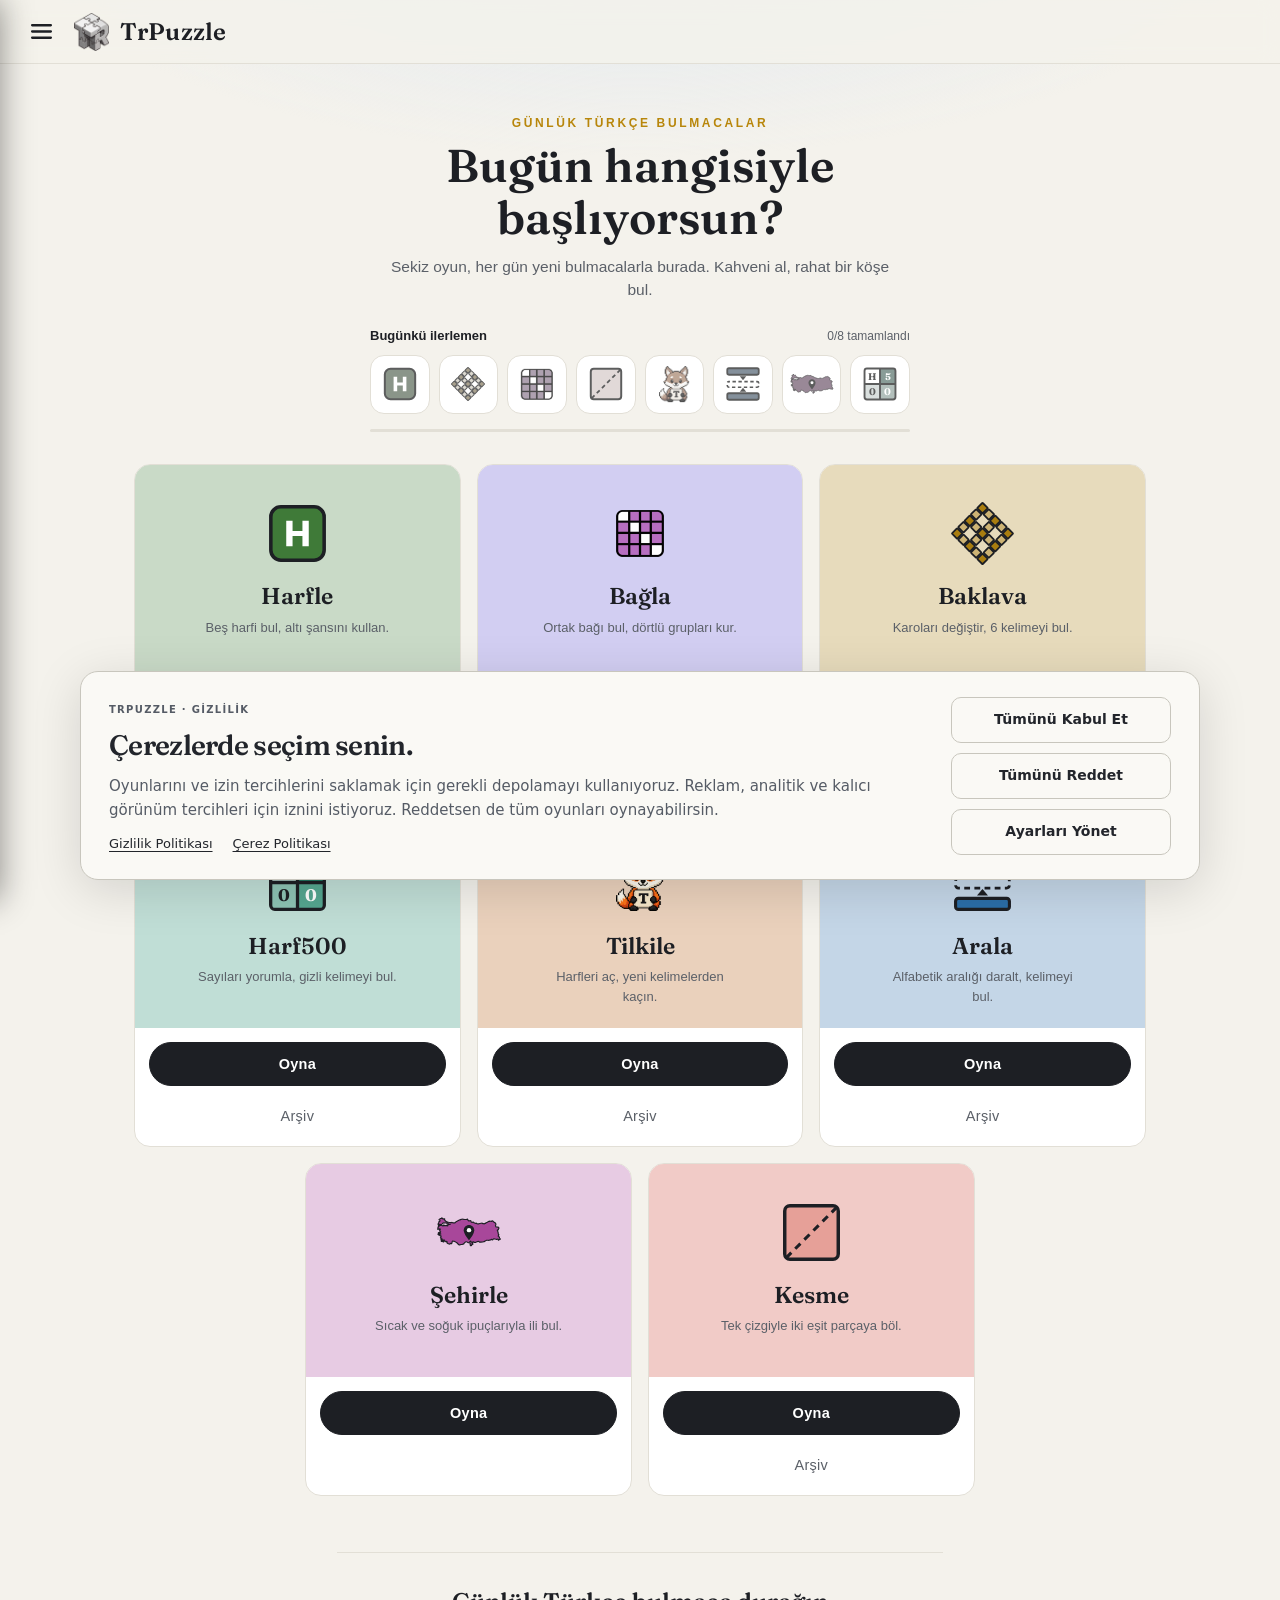
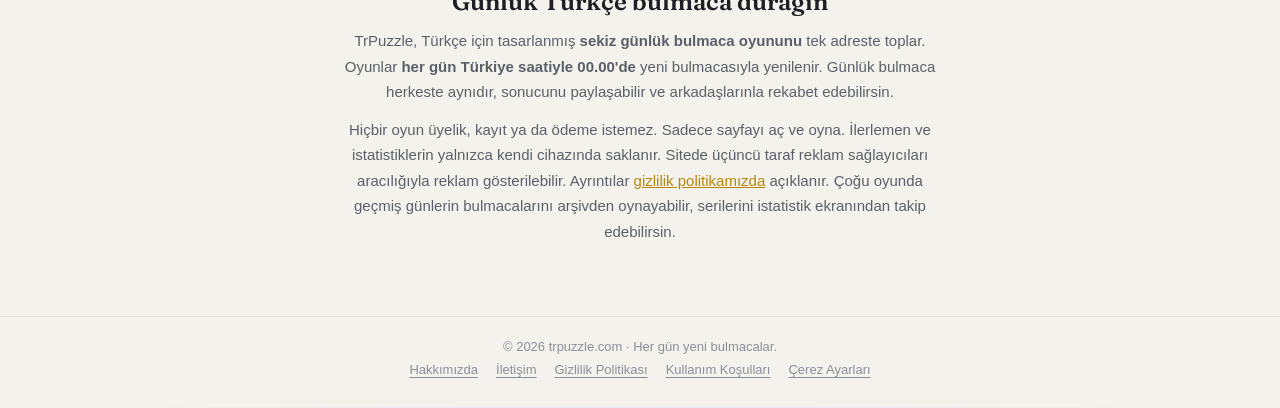
<file: index.html>
<!DOCTYPE html>
<html lang="tr">
<head>
<meta charset="utf-8">
<!-- trpuzzle-consent-start -->
<script>
window.dataLayer = window.dataLayer || [];
window.gtag = window.gtag || function () { window.dataLayer.push(arguments); };
window.gtag('consent', 'default', {
  ad_storage: 'denied', ad_user_data: 'denied', ad_personalization: 'denied',
  analytics_storage: 'denied', functionality_storage: 'denied',
  personalization_storage: 'denied', security_storage: 'granted'
});
window.gtag('set', 'ads_data_redaction', true);
window.gtag('set', 'url_passthrough', false);
</script>
<script src="/assets/consent-state.js?v=20261006"></script>
<script src="/assets/consent-config.js?v=20261006"></script>
<link rel="stylesheet" href="/assets/consent.css?v=20261006">
<script defer id="tp-privacy-script" src="/assets/privacy-controls.js?v=20261006"></script>
<!-- trpuzzle-consent-end -->

<meta name="google-adsense-account" content="ca-pub-7993571496408496">

  <meta name="viewport" content="width=device-width, initial-scale=1.0">

  <title>TrPuzzle - Oyunlar</title>
  <meta name="description" content="trpuzzle.com'da Harfle, Harf500, Baklava, Bağla, Kesme, Şehirle, Tilkile ve Arala: günlük Türkçe bulmaca oyunları tek sayfada.">
  <link rel="icon" href="/favicon.ico" sizes="32x32">
  <link rel="icon" type="image/png" href="/assets/favicon.png" sizes="192x192">
  <meta name="theme-color" content="#f4f2ec">
  <link rel="canonical" href="https://trpuzzle.com/">
  <meta property="og:type" content="website">
  <meta property="og:site_name" content="TrPuzzle">
  <meta property="og:title" content="TrPuzzle - Günlük Türkçe Bulmacalar">
  <meta property="og:description" content="Harfle, Harf500, Baklava, Bağla, Kesme, Şehirle, Tilkile ve Arala: sekiz günlük Türkçe bulmaca oyunu tek sayfada.">
  <meta property="og:url" content="https://trpuzzle.com/">
  <meta property="og:image" content="https://trpuzzle.com/og.png">
  <meta property="og:image:width" content="256">
  <meta property="og:image:height" content="256">
  <meta name="twitter:card" content="summary">
  <!-- Fontlar yerelde barındırılır; hiçbir harici sunucuya istek atılmaz -->
  <link rel="stylesheet" href="assets/fonts.css">
  <!-- Stiller inline gömüldü: harici tek CSS isteği başarısız olunca sayfanın
       çıplak render olma bug'ı bunu engeller (alt sayfalarla aynı desen). -->
  <style>
/* ═══════════════════════════════════════════════════════════
   TrPuzzle - Anasayfa stilleri (her zaman aydınlık mod)
   Koyu mod anasayfadan kaldırıldı; oyunlarda kendi temaları sürer.
   Oyun vurgu renkleri kart üzerinde --acc-dark/--acc-lite olarak
   tanımlıdır; aktif temaya göre --acc'e bağlanır.
   ═══════════════════════════════════════════════════════════ */

/* Anasayfa her zaman aydınlık - koyu mod yalnızca oyunlarda var */
:root {
  --bg: #f4f2ec;
  --surface: #ffffff;
  --line: #e2dfd6;
  --ink: #1d1f24;
  --ink-soft: #5b6068;
  --gold: #b8860b;
  --halo: #dce6f2;
  --header-bg: rgba(244, 242, 236, 0.85);
  --hover-bg: #e9e6de;
  --drawer-bg: #faf9f5;
  --drawer-hover: #edeae2;
  --btn-border: #c9c5ba;
  --btn-hover-ink: #ffffff;
  --footer-ink: #8a8f98;
  --toast-bg: #1d1f24;
  --toast-ink: #f4f2ec;
  --card-shadow: 0 14px 30px rgba(30, 33, 40, 0.12);
  --display: "Fraunces", Georgia, "Times New Roman", serif;
  --sans: -apple-system, BlinkMacSystemFont, "Segoe UI", "Helvetica Neue", Arial, sans-serif;
}

* { margin: 0; padding: 0; box-sizing: border-box; }

html { -webkit-text-size-adjust: 100%; touch-action: manipulation; }

body {
  font-family: var(--sans);
  background:
    radial-gradient(1100px 480px at 50% -140px, var(--halo) 0%, transparent 62%),
    var(--bg);
  color: var(--ink);
  min-height: 100vh;
  display: flex;
  flex-direction: column;
}

/* Oyun vurgusu: aydınlık palet renkleri */
.game-card { --acc: var(--acc-lite, var(--gold)); }

/* ─────────────── Üst bar ─────────────── */

.site-header {
  position: sticky;
  top: 0;
  z-index: 50;
  display: flex;
  align-items: center;
  gap: 12px;
  height: 64px;
  padding: 0 20px;
  background: var(--header-bg);
  backdrop-filter: blur(10px);
  -webkit-backdrop-filter: blur(10px);
  border-bottom: 1px solid var(--line);
}

.menu-btn {
  display: inline-flex;
  align-items: center;
  justify-content: center;
  width: 42px;
  height: 42px;
  border: none;
  border-radius: 10px;
  background: transparent;
  color: var(--ink);
  cursor: pointer;
}

.menu-btn:hover { background: var(--hover-bg); }

.brand {
  display: inline-flex;
  align-items: center;
  gap: 11px;
  color: var(--ink);
  text-decoration: none;
  line-height: 1;
}

.brand-logo {
  display: block;
  height: 38px;
  width: auto;
}

.brand-text {
  font-family: var(--display);
  font-weight: 600;
  font-size: 24px;
  letter-spacing: 0.3px;
}

@media (max-width: 720px) {
  .brand-logo { height: 33px; }
  .brand-text { font-size: 21px; }
}

/* ─────────────── Yan menü ─────────────── */

.overlay {
  position: fixed;
  inset: 0;
  z-index: 90;
  background: rgba(0, 0, 0, 0.55);
  opacity: 0;
  pointer-events: none;
  transition: opacity 0.25s ease;
}

.overlay.open { opacity: 1; pointer-events: auto; }

.drawer {
  position: fixed;
  top: 0;
  left: 0;
  bottom: 0;
  z-index: 100;
  width: min(300px, 84vw);
  background: var(--drawer-bg);
  border-right: 1px solid var(--line);
  box-shadow: 8px 0 32px rgba(0, 0, 0, 0.45);
  transform: translateX(-103%);
  transition: transform 0.28s cubic-bezier(0.33, 1, 0.68, 1);
  display: flex;
  flex-direction: column;
}

.drawer.open { transform: translateX(0); }

.drawer-header {
  display: flex;
  align-items: center;
  justify-content: space-between;
  padding: 17px 20px;
  border-bottom: 1px solid var(--line);
}

.drawer-title {
  font-family: var(--display);
  font-weight: 600;
  font-size: 20px;
}

.drawer-close {
  display: inline-flex;
  align-items: center;
  justify-content: center;
  width: 38px;
  height: 38px;
  border: none;
  border-radius: 10px;
  background: transparent;
  color: var(--ink);
  cursor: pointer;
}

.drawer-close:hover { background: var(--hover-bg); }

.drawer-nav {
  padding: 12px 10px;
  overflow-y: auto;
}

/* Oyun satırı: logo + isim + chevron; tıklayınca Oyna/Arşiv açılır (native details) */
.drawer-row {
  list-style: none;
  display: flex;
  align-items: center;
  gap: 6px;
  padding: 3px 8px 3px 12px;
  border-radius: 10px;
  font-weight: 600;
  font-size: 15.5px;
  color: var(--ink);
  text-decoration: none;
}
.drawer-row::-webkit-details-marker { display: none; }
.drawer-row:hover { background: var(--drawer-hover); }

/* Logo + isim: tıklayınca doğrudan oyun açılır */
.drawer-main {
  flex: 1;
  min-width: 0;
  display: flex;
  align-items: center;
  gap: 13px;
  padding: 7px 0;
  color: inherit;
  text-decoration: none;
}

/* Yalnızca ok alanı açar/kapatır */
.drawer-toggle {
  display: inline-flex;
  align-items: center;
  justify-content: center;
  width: 34px;
  height: 34px;
  border-radius: 9px;
  cursor: pointer;
  flex-shrink: 0;
}
.drawer-toggle:hover { background: rgba(0, 0, 0, 0.07); }

/* Arşivi olmayan oyun (Şehirle): tek parça satır */
.drawer-solo { gap: 13px; padding: 10px 12px; }

/* İkon: beyaz zemin yok, ince siyah çerçeve */
.drawer-ico {
  display: inline-flex;
  align-items: center;
  justify-content: center;
  width: 42px;
  height: 42px;
  flex-shrink: 0;
}
.drawer-ico svg,
.drawer-ico img,
.drawer-ico .drawer-ico-mask {
  display: block;
  width: var(--ico-size, 38px);
  height: var(--ico-size, 38px);
  object-fit: contain;
}
.drawer-ico-mask {
  background-color: currentColor;
  -webkit-mask-repeat: no-repeat; mask-repeat: no-repeat;
  -webkit-mask-position: center; mask-position: center;
  -webkit-mask-size: contain; mask-size: contain;
}

.drawer-name { flex: 1; }

.drawer-chev {
  width: 18px;
  height: 18px;
  color: var(--ink-soft);
  flex-shrink: 0;
  transition: transform 0.2s ease;
}
.drawer-item[open] .drawer-chev { transform: rotate(180deg); }

/* Açılan bölüm: buton değil, düz metin bağlantısı */
.drawer-sub {
  display: flex;
  flex-direction: column;
  padding: 0 12px 6px 16px;
}
.drawer-sub a {
  padding: 8px 0;
  font-weight: 500;
  font-size: 14.5px;
  color: var(--ink-soft);
  text-decoration: none;
}
.drawer-sub a:hover { color: var(--ink); text-decoration: underline; }

/* Menüdeki alt sayfa linkleri (oyunların altında) */
.drawer-sep {
  height: 1px;
  background: var(--line);
  margin: 9px 14px;
}

.drawer-page {
  display: flex;
  align-items: center;
  padding: 12px 14px;
  border-radius: 10px;
  font-weight: 600;
  font-size: 14.5px;
  color: var(--ink-soft);
  text-decoration: none;
}

.drawer-page:hover { background: var(--drawer-hover); color: var(--ink); }

/* Menünün en altı: sosyal medya bağlantıları */
/* Bölüm başlığı: Oyunlar / Sosyal Medya */
.drawer-baslik {
  padding: 16px 14px 6px;
  font-size: 11.5px;
  font-weight: 700;
  letter-spacing: .09em;
  text-transform: uppercase;
  color: var(--footer-ink);
}
.drawer-nav > .drawer-baslik:first-child { padding-top: 2px; }
/* Sosyal blok artık listenin içinde, dibe yapışmıyor */
.drawer-social { padding: 0; }

.drawer-social a {
  display: flex;
  align-items: center;
  gap: 11px;
  padding: 9px 14px;
  border-radius: 10px;
  font-weight: 600;
  font-size: 13.5px;
  color: var(--ink-soft);
  text-decoration: none;
}

.drawer-social a:hover { background: var(--drawer-hover); color: var(--ink); }

.drawer-social svg { width: 17px; height: 17px; flex-shrink: 0; }

/* ─────────────── Başlık ─────────────── */

main {
  flex: 1;
  width: 100%;
  max-width: 1060px;
  margin: 0 auto;
  padding: 52px 24px 72px;
}

.page-eyebrow {
  font-size: 12px;
  font-weight: 700;
  letter-spacing: 0.22em;
  text-transform: uppercase;
  color: var(--gold);
}

.page-title {
  font-family: var(--display);
  font-weight: 600;
  font-size: clamp(32px, 4.6vw, 46px);
  line-height: 1.12;
  text-wrap: balance;
  max-width: 15ch;
  margin-top: 10px;
}

.page-subtitle {
  color: var(--ink-soft);
  font-size: 15.5px;
  line-height: 1.5;
  margin-top: 12px;
  margin-bottom: 40px;
  max-width: 46ch;
}

/* Günlük takip: kartlarla aynı ikonlar ve oyun renkleri. */
.daily-tracker { max-width: 540px; margin: -14px 0 32px; }
.tracker-heading { display:flex; align-items:baseline; justify-content:space-between; gap:12px; margin-bottom:12px; }
.tracker-title { font-size:13px; font-weight:600; color:var(--ink); }
.tracker-count { font-size:12px; color:var(--ink-soft); font-variant-numeric:tabular-nums; }
.tracker-games { display:grid; grid-template-columns:repeat(8,minmax(0,1fr)); gap:9px; }
.tracker-game { position:relative; display:flex; align-items:center; justify-content:center; aspect-ratio:1; border:1px solid var(--line); border-radius:14px; background:var(--surface); color:var(--acc-lite); text-decoration:none; transition:background .15s,border-color .15s; }
.tracker-icon { position:absolute; left:50%; top:50%; transform:translate(-50%,-50%); display:flex; align-items:center; justify-content:center; width:var(--tracker-icon-size,68%); height:var(--tracker-icon-size,68%); opacity:.72; filter:grayscale(.75); }
/* SVG iç boşlukları ve logoların biçimleri için görsel boyut dengelemesi. */
.tracker-game[data-game="Harfle"] { --tracker-icon-size:78%; }
.tracker-game[data-game="Harf500"] { --tracker-icon-size:73%; }
.tracker-game[data-game="Baklava"] { --tracker-icon-size:65%; }
.tracker-game[data-game="Arala"] { --tracker-icon-size:70%; }
.tracker-game[data-game="Tilkile"] { --tracker-icon-size:62%; }
.tracker-game[data-game="Kesme"] { --tracker-icon-size:76%; }
.tracker-game[data-game="Bağla"] { --tracker-icon-size:56%; }
.tracker-game[data-game="Şehirle"] { --tracker-icon-size:82%; }
.tracker-icon svg,.tracker-icon img,.tracker-icon .card-logo { display:block; width:100%; height:100%; object-fit:contain; object-position:center; margin:0; }
.tracker-game[data-state="started"],.tracker-game[data-state="completed"] { background:color-mix(in srgb,var(--acc-lite) 10%,var(--surface)); border-color:color-mix(in srgb,var(--acc-lite) 40%,var(--line)); }
.tracker-game[data-state="started"] .tracker-icon,.tracker-game[data-state="completed"] .tracker-icon { opacity:1; filter:none; }
.tracker-mark { position:absolute; right:-3px; bottom:-3px; width:17px; height:17px; display:none; align-items:center; justify-content:center; border-radius:50%; background:var(--acc-lite); color:var(--surface); border:2px solid var(--bg); }
.tracker-mark svg { width:11px; height:11px; }
.tracker-game[data-state="completed"] .tracker-mark { display:flex; }
.tracker-game[data-state="started"] { border:2px dashed var(--acc-lite); }
.tracker-game[data-state="started"] .tracker-mark { display:flex; }
.tracker-mark .tracker-resume { display:none; }
.tracker-game[data-state="started"] .tracker-check { display:none; }
.tracker-game[data-state="started"] .tracker-resume { display:block; width:12px; height:12px; }
.tracker-game:hover { border-color:var(--acc-lite); }
.tracker-game:focus-visible { outline:2px solid var(--ink); outline-offset:4px; }
.tracker-bar { height:3px; margin-top:15px; border-radius:3px; background:var(--line); overflow:hidden; }
.tracker-bar-fill { height:100%; width:0; background:var(--gold); border-radius:inherit; }
@media(max-width:480px) {
  .tracker-games { grid-template-columns:repeat(8,minmax(0,1fr)); gap:clamp(3px,1.2vw,6px); }
  .tracker-game { border-radius:10px; }
  .tracker-mark { width:15px; height:15px; }
}

/* ─────────────── Oyun kartları ─────────────── */

.games-grid {
  display: flex;
  flex-wrap: wrap;
  justify-content: center;
  align-items: flex-start;   /* biri açılınca diğerleri uzamasın */
  gap: 16px;
}

.game-card {
  position: relative;
  display: flex;
  flex-direction: column;
  /* 3 sütun; son satırdaki 2 kart flex + justify-content ile ortalanır */
  width: calc((100% - 2 * 16px) / 3);
  background: var(--surface);
  border: 1px solid var(--line);
  border-radius: 16px;
  overflow: hidden;
  transition: transform 0.18s ease, border-color 0.18s ease, box-shadow 0.18s ease;
}

.game-card:hover {
  transform: translateY(-4px);
  border-color: color-mix(in srgb, var(--acc) 55%, var(--line));
  box-shadow: var(--card-shadow);
}

/* Renkli üst blok - logonun temasına (vurgu rengi) göre tonlanır; logo + isim ortalı */
.card-top {
  display: flex;
  flex-direction: column;
  align-items: center;
  justify-content: center;
  gap: 12px;
  padding: 26px 14px 22px;
  text-align: center;
  background: var(--acc);
  background: color-mix(in srgb, var(--acc) 28%, var(--surface));
}

.card-icon {
  display: flex;
  align-items: center;
  justify-content: center;
  height: 84px;
  color: var(--acc);
}

.card-icon svg,
.card-icon img,
.card-icon .card-logo {
  display: block;
  width: var(--ico-size, 60px);
  height: var(--ico-size, 60px);
  object-fit: contain;
}

/* Çizgi-sanat logolar: mask ile vurgu rengine (currentColor) boyanır */
.card-logo {
  background-color: currentColor;
  -webkit-mask-position: center;
  mask-position: center;
  -webkit-mask-repeat: no-repeat;
  mask-repeat: no-repeat;
  -webkit-mask-size: contain;
  mask-size: contain;
}

.card-logo-tilkile {
  -webkit-mask-image: url(assets/tilkile.png);
  mask-image: url(assets/tilkile.png);
}

.card-name {
  font-family: var(--display);
  font-weight: 600;
  font-size: 23px;
  line-height: 1.15;
  color: var(--ink);
}

/* Alt blok - butonlar + gizli açıklama */
.card-bottom {
  display: flex;
  flex-direction: column;
  gap: 8px;
  padding: 14px 14px 8px;
}

.card-foot {
  display: flex;
  flex-direction: column;
  gap: 8px;
}

/* Açıklama varsayılan gizli; alttaki ok ile açılır (native details/summary) */
.card-desc-wrap {
  border-top: 1px solid var(--line);
  margin-top: 4px;
}

.card-desc-toggle {
  list-style: none;
  display: flex;
  align-items: center;
  justify-content: center;
  padding: 7px 0 5px;
  cursor: pointer;
  color: var(--ink-soft);
}
.card-desc-toggle::-webkit-details-marker { display: none; }
.card-desc-toggle svg {
  width: 20px;
  height: 20px;
  transition: transform 0.22s ease;
}
.card-desc-toggle:hover { color: var(--ink); }
.card-desc-wrap[open] .card-desc-toggle svg { transform: rotate(180deg); }

.card-desc {
  font-size: 13px;
  line-height: 1.5;
  color: var(--ink-soft);
  padding: 2px 2px 8px;
  text-align: left;
}

/* İkincil (arşiv) buton - Oyna'nın altında, daha sakin */
.btn-bosluk { visibility: hidden; pointer-events: none; }

.btn-arsiv {
  height: 38px;
  font-size: 13px;
  font-weight: 600;
  color: var(--ink-soft);
  border-color: var(--line);
}

/* ─────────────── Tanıtım bölümü ─────────────── */

.about-band {
  margin-top: 56px;
  margin-inline: auto;
  text-align: center;
  padding-top: 34px;
  border-top: 1px solid var(--line);
  max-width: 68ch;
}

.about-band h2 {
  font-family: var(--display);
  font-weight: 600;
  font-size: 24px;
  margin-bottom: 12px;
  text-wrap: balance;
}

.about-band p {
  font-size: 15px;
  line-height: 1.7;
  color: var(--ink-soft);
}

.about-band p + p { margin-top: 12px; }

.about-band a { color: var(--gold); }

/* ─────────────── Butonlar ─────────────── */

.btn {
  display: inline-flex;
  align-items: center;
  justify-content: center;
  gap: 8px;
  width: 100%;
  height: 44px;
  border: 1px solid var(--btn-border);
  border-radius: 999px;
  background: transparent;
  color: var(--ink);
  font-family: var(--sans);
  font-weight: 700;
  font-size: 14.5px;
  letter-spacing: 0.02em;
  text-decoration: none;
  cursor: pointer;
  transition: background 0.16s ease, color 0.16s ease, border-color 0.16s ease;
}

.btn:hover {
  background: var(--acc, var(--gold));
  border-color: var(--acc, var(--gold));
  color: var(--btn-hover-ink);
}

.btn:active { transform: translateY(1px); }

/* Klavye odağı */
.btn:focus-visible,
.menu-btn:focus-visible,
.drawer-close:focus-visible,
.drawer-row:focus-visible,
.drawer-sub a:focus-visible,
.brand:focus-visible {
  outline: 2px solid var(--gold);
  outline-offset: 3px;
}

/* ─────────────── Alt bilgi ─────────────── */

.site-footer {
  border-top: 1px solid var(--line);
  padding: 22px 24px 30px;
  text-align: center;
  color: var(--footer-ink);
  font-size: 13px;
}

.footer-links {
  display: flex;
  justify-content: center;
  gap: 18px;
  margin-top: 8px;
}

.footer-links a {
  color: var(--footer-ink);
  text-decoration: underline;
  text-underline-offset: 3px;
}

.footer-links a:hover { color: var(--ink); }

/* ─────────────── Toast ─────────────── */

.toast {
  position: fixed;
  left: 50%;
  bottom: 30px;
  z-index: 200;
  transform: translateX(-50%) translateY(16px);
  background: var(--toast-bg);
  color: var(--toast-ink);
  font-weight: 700;
  font-size: 14.5px;
  padding: 12px 22px;
  border-radius: 999px;
  box-shadow: 0 10px 30px rgba(0, 0, 0, 0.5);
  opacity: 0;
  pointer-events: none;
  transition: opacity 0.22s ease, transform 0.22s ease;
  max-width: calc(100vw - 40px);
  text-align: center;
}

.toast.show {
  opacity: 1;
  transform: translateX(-50%) translateY(0);
}

/* ─────────────── Duyarlı düzen ─────────────── */

/* Her ekran boyutunda giriş bölümü kart ızgarasının merkezinde dursun. */
.page-eyebrow, .page-title, .page-subtitle { text-align:center; }
.page-title { max-width:22ch; margin-inline:auto; }
.page-subtitle { max-width:58ch; margin-inline:auto; }
.daily-tracker { margin-inline:auto; }

@media (max-width: 900px) {
  main { padding: 38px 18px 56px; }
}

/* Mobil: her satırda 2 dikey kart (tek satırı bir oyun kaplamaz) */
@media (max-width: 640px) {
  .games-grid { gap: 12px; }
  .game-card { width: calc((100% - 12px) / 2); }  /* 2 sütun */

  .card-top { padding: 22px 10px 18px; gap: 10px; }
  .card-icon { height: 69px; }
  .card-icon svg, .card-icon img, .card-icon .card-logo {
    width: calc(var(--ico-size, 60px) * .82);
    height: calc(var(--ico-size, 60px) * .82);
  }
  .card-name { font-size: 18.5px; }

  .card-bottom { padding: 12px 11px 6px; }
  .btn { height: 40px; font-size: 13.5px; }
  .btn-arsiv { height: 36px; }
  .card-desc { font-size: 12.5px; }
}

/* Hareket azaltma tercihi */
@media (prefers-reduced-motion: reduce) {
  .game-card, .btn, .drawer, .overlay, .toast { transition: none; }
  .game-card:hover { transform: none; }
}

/* Oyun seçimi: tek belirgin eylem ve her zaman görünen kısa açıklama. */
.card-tagline { font-size:13px; line-height:1.5; color:var(--ink-soft); max-width:28ch; min-height:3em; margin:0; }
.card-top { gap:8px; }
.btn-play { background:var(--ink); color:var(--surface); border-color:var(--ink); }
.btn-play:hover { background:var(--acc-lite); border-color:var(--acc-lite); color:white; }
.btn-arsiv { border-color:transparent; color:var(--ink-soft); font-weight:500; }
.btn-arsiv:hover, .btn-arsiv:focus-visible { background:var(--bg); border-color:transparent; color:var(--ink); }
@media(max-width:420px) { .card-tagline { font-size:11px; } }
  </style>

</head>
<body>

  <!-- Anasayfa her zaman aydınlık modda; tema scripti yalnızca oyunlarda var -->

  <!-- ======================= ÜST BAR ======================= -->
  <header class="site-header">
    <button class="menu-btn" id="menuBtn" aria-label="Menüyü aç" aria-expanded="false" aria-controls="drawer">
      <svg viewBox="0 0 24 24" width="25" height="25" aria-hidden="true">
        <path d="M3 6h18M3 12h18M3 18h18" stroke="currentColor" stroke-width="2.2" stroke-linecap="round"/>
      </svg>
    </button>
    <a class="brand" href="./">
      <!-- Optimize edilmiş logo (orijinal: kök dizindeki logo.png) -->
      <img class="brand-logo" src="assets/logo.png" alt="">
      <span class="brand-text">TrPuzzle</span>
    </a>
  </header>

  <!-- ======================= YAN MENÜ ======================= -->
  <div class="overlay" id="overlay"></div>
  <aside class="drawer" id="drawer" inert aria-hidden="true" aria-label="Oyun menüsü">
    <div class="drawer-header">
      <span class="drawer-title">Menü</span>
      <button class="drawer-close" id="drawerClose" aria-label="Menüyü kapat">
        <svg viewBox="0 0 24 24" width="21" height="21" aria-hidden="true">
          <path d="M5 5l14 14M19 5L5 19" stroke="currentColor" stroke-width="2.2" stroke-linecap="round"/>
        </svg>
      </button>
    </div>
    <nav class="drawer-nav">
      <div class="drawer-baslik">Oyunlar</div>
      <details class="drawer-item">
        <summary class="drawer-row">
          <a class="drawer-main" href="/harfle/">
            <span class="drawer-ico" style="--ico-size:40px;color:#3f7a38"><svg viewBox="0 0 100 100"><rect x="16.25" y="16.25" width="67.5" height="67.5" rx="12.75" fill="currentColor" stroke="#1d1f24" stroke-width="4.5"/><path d="M35.75 34 H43.75 V46.75 H56.25 V34 H64.25 V66 H56.25 V53.25 H43.75 V66 H35.75 Z" fill="#fff"/></svg></span>
            <span class="drawer-name">Harfle</span>
          </a>
          <span class="drawer-toggle" aria-label="Harfle bağlantıları"><svg class="drawer-chev" viewBox="0 0 24 24" fill="none" stroke="currentColor" stroke-width="2.4" stroke-linecap="round" stroke-linejoin="round" aria-hidden="true"><path d="M6 9l6 6 6-6"/></svg></span>
        </summary>
        <div class="drawer-sub">
          <a href="/harfle/#arsiv">Harfle Arşivi</a>
        </div>
      </details>
      <details class="drawer-item">
        <summary class="drawer-row">
          <a class="drawer-main" href="/harf500/">
            <span class="drawer-ico" style="--ico-size:37px;color:#1f8a6d"><svg viewBox="0 0 100 100"><rect x="50" y="14" width="36" height="36" fill="currentColor"/><rect x="14" y="50" width="36" height="36" fill="currentColor" fill-opacity="0.32"/><rect x="50" y="50" width="36" height="36" fill="currentColor" fill-opacity="0.66"/><g stroke="#1d1f24" stroke-width="4.5" fill="none" stroke-linejoin="round"><rect x="13.25" y="13.25" width="73.5" height="73.5" rx="5.75"/><path d="M50 13.25V86.75M13.25 50H86.75"/></g><g font-family="'Fraunces', Georgia, serif" font-weight="700" font-size="23" text-anchor="middle"><text x="32" y="40" fill="#1d1f24">H</text><text x="68" y="40" fill="#fff">5</text><text x="32" y="76" fill="#1d1f24">0</text><text x="68" y="76" fill="#fff">0</text></g></svg></span>
            <span class="drawer-name">Harf500</span>
          </a>
          <span class="drawer-toggle" aria-label="Harf500 bağlantıları"><svg class="drawer-chev" viewBox="0 0 24 24" fill="none" stroke="currentColor" stroke-width="2.4" stroke-linecap="round" stroke-linejoin="round" aria-hidden="true"><path d="M6 9l6 6 6-6"/></svg></span>
        </summary>
        <div class="drawer-sub">
          <a href="/harf500/#arsiv">Harf500 Arşivi</a>
        </div>
      </details>
      <details class="drawer-item">
        <summary class="drawer-row">
          <a class="drawer-main" href="/baklava/">
            <span class="drawer-ico" style="--ico-size:35px;color:#a97d10"><svg viewBox="0 0 100 100"><g transform="rotate(45 50 50)" stroke="#1d1f24" stroke-width="2.6" stroke-linejoin="round"><rect x="18.5" y="18.5" width="11" height="11" rx="1" fill="currentColor"/><rect x="31.5" y="18.5" width="11" height="11" rx="1" fill="currentColor" fill-opacity="0.42"/><rect x="44.5" y="18.5" width="11" height="11" rx="1" fill="currentColor"/><rect x="57.5" y="18.5" width="11" height="11" rx="1" fill="currentColor" fill-opacity="0.42"/><rect x="70.5" y="18.5" width="11" height="11" rx="1" fill="currentColor"/><rect x="18.5" y="31.5" width="11" height="11" rx="1" fill="currentColor" fill-opacity="0.42"/><rect x="44.5" y="31.5" width="11" height="11" rx="1" fill="currentColor" fill-opacity="0.42"/><rect x="70.5" y="31.5" width="11" height="11" rx="1" fill="currentColor" fill-opacity="0.42"/><rect x="18.5" y="44.5" width="11" height="11" rx="1" fill="currentColor"/><rect x="31.5" y="44.5" width="11" height="11" rx="1" fill="currentColor" fill-opacity="0.42"/><rect x="44.5" y="44.5" width="11" height="11" rx="1" fill="currentColor"/><rect x="57.5" y="44.5" width="11" height="11" rx="1" fill="currentColor" fill-opacity="0.42"/><rect x="70.5" y="44.5" width="11" height="11" rx="1" fill="currentColor"/><rect x="18.5" y="57.5" width="11" height="11" rx="1" fill="currentColor" fill-opacity="0.42"/><rect x="44.5" y="57.5" width="11" height="11" rx="1" fill="currentColor" fill-opacity="0.42"/><rect x="70.5" y="57.5" width="11" height="11" rx="1" fill="currentColor" fill-opacity="0.42"/><rect x="18.5" y="70.5" width="11" height="11" rx="1" fill="currentColor"/><rect x="31.5" y="70.5" width="11" height="11" rx="1" fill="currentColor" fill-opacity="0.42"/><rect x="44.5" y="70.5" width="11" height="11" rx="1" fill="currentColor"/><rect x="57.5" y="70.5" width="11" height="11" rx="1" fill="currentColor" fill-opacity="0.42"/><rect x="70.5" y="70.5" width="11" height="11" rx="1" fill="currentColor"/></g></svg></span>
            <span class="drawer-name">Baklava</span>
          </a>
          <span class="drawer-toggle" aria-label="Baklava bağlantıları"><svg class="drawer-chev" viewBox="0 0 24 24" fill="none" stroke="currentColor" stroke-width="2.4" stroke-linecap="round" stroke-linejoin="round" aria-hidden="true"><path d="M6 9l6 6 6-6"/></svg></span>
        </summary>
        <div class="drawer-sub">
          <a href="/baklava/#arsiv">Baklava Arşivi</a>
        </div>
      </details>
      <details class="drawer-item">
        <summary class="drawer-row">
          <a class="drawer-main" href="/arala/">
            <span class="drawer-ico" style="--ico-size:35px;color:#2b6ea8"><svg viewBox="0 0 100 100"><rect x="11" y="11" width="78" height="16" rx="4" fill="currentColor" stroke="#1d1f24" stroke-width="4.5"/><path d="M42 31 L50 40.5 L58 31 Z" fill="#1d1f24"/><rect x="11" y="44" width="78" height="14" rx="4" fill="none" stroke="#1d1f24" stroke-width="4" pathLength="168" stroke-dasharray="8 6" stroke-dashoffset="5.5"/><path d="M42 69 L50 59.5 L58 69 Z" fill="#1d1f24"/><rect x="11" y="73" width="78" height="16" rx="4" fill="currentColor" stroke="#1d1f24" stroke-width="4.5"/></svg></span>
            <span class="drawer-name">Arala</span>
          </a>
          <span class="drawer-toggle" aria-label="Arala bağlantıları"><svg class="drawer-chev" viewBox="0 0 24 24" fill="none" stroke="currentColor" stroke-width="2.4" stroke-linecap="round" stroke-linejoin="round" aria-hidden="true"><path d="M6 9l6 6 6-6"/></svg></span>
        </summary>
        <div class="drawer-sub">
          <a href="/arala/#arsiv">Arala Arşivi</a>
        </div>
      </details>
      <details class="drawer-item">
        <summary class="drawer-row">
          <a class="drawer-main" href="/tilkile/">
            <span class="drawer-ico" style="--ico-size:29px;color:#b45c10"><img src="[data-uri]" alt=""></span>
            <span class="drawer-name">Tilkile</span>
          </a>
          <span class="drawer-toggle" aria-label="Tilkile bağlantıları"><svg class="drawer-chev" viewBox="0 0 24 24" fill="none" stroke="currentColor" stroke-width="2.4" stroke-linecap="round" stroke-linejoin="round" aria-hidden="true"><path d="M6 9l6 6 6-6"/></svg></span>
        </summary>
        <div class="drawer-sub">
          <a href="/tilkile/#arsiv">Tilkile Arşivi</a>
        </div>
      </details>
      <details class="drawer-item">
        <summary class="drawer-row">
          <a class="drawer-main" href="/kesme/">
            <span class="drawer-ico" style="--ico-size:39px;color:#cc4437"><svg viewBox="0 0 100 100"><rect x="15.25" y="15.25" width="69.5" height="69.5" rx="6.75" fill="currentColor" fill-opacity="0.32" stroke="#1d1f24" stroke-width="4.5" stroke-linejoin="round"/><path d="M17.0503 82.9497 L82.9497 17.0503" stroke="#1d1f24" stroke-width="4" stroke-linecap="butt" stroke-dasharray="9.4819 7.2609"/></svg></span>
            <span class="drawer-name">Kesme</span>
          </a>
          <span class="drawer-toggle" aria-label="Kesme bağlantıları"><svg class="drawer-chev" viewBox="0 0 24 24" fill="none" stroke="currentColor" stroke-width="2.4" stroke-linecap="round" stroke-linejoin="round" aria-hidden="true"><path d="M6 9l6 6 6-6"/></svg></span>
        </summary>
        <div class="drawer-sub">
          <a href="/kesme/#arsiv">Kesme Arşivi</a>
        </div>
      </details>
      <details class="drawer-item">
        <summary class="drawer-row">
          <a class="drawer-main" href="/bagla/">
            <span class="drawer-ico" style="--ico-size:29px;color:#5f4fd1"><img src="[data-uri]" alt=""></span>
            <span class="drawer-name">Bağla</span>
          </a>
          <span class="drawer-toggle" aria-label="Bağla bağlantıları"><svg class="drawer-chev" viewBox="0 0 24 24" fill="none" stroke="currentColor" stroke-width="2.4" stroke-linecap="round" stroke-linejoin="round" aria-hidden="true"><path d="M6 9l6 6 6-6"/></svg></span>
        </summary>
        <div class="drawer-sub">
          <a href="/bagla/#arsiv">Bağla Arşivi</a>
        </div>
      </details>
      <a class="drawer-row drawer-solo" href="/sehirle/">
          <span class="drawer-ico" style="--ico-size:36px;color:#a8479a"><svg viewBox="-60 -60 1144 1144"><g transform="translate(0,1024) scale(0.1,-0.1)"><path d="M584 7359 c-28 -32 -51 -41 -123 -49 -62 -8 -68 -11 -106 -54 -25
-29 -48 -46 -62 -46 -33 0 -82 -58 -68 -80 3 -5 37 -28 75 -50 l70 -41 0 -65
c0 -41 -6 -73 -15 -88 -19 -28 -100 -82 -139 -92 l-29 -7 7 -83 c8 -101 3
-114 -88 -204 -50 -48 -66 -71 -66 -92 0 -23 6 -29 38 -37 20 -5 74 -13 119
-17 70 -5 87 -4 110 11 60 39 133 37 133 -4 0 -14 -19 -25 -75 -46 -41 -15
-94 -41 -117 -58 -24 -18 -61 -39 -83 -48 -39 -16 -40 -18 -42 -65 0 -27 -10
-69 -21 -94 -12 -24 -19 -47 -16 -49 2 -3 30 20 62 50 31 30 83 75 115 99 32
24 67 54 77 67 23 30 159 93 199 93 23 0 37 9 58 35 17 22 42 39 65 45 42 12
119 92 151 158 17 34 26 42 48 42 14 0 40 5 56 10 24 9 41 7 80 -8 l51 -19 42
28 c37 25 53 29 109 29 56 0 77 -5 140 -37 79 -40 103 -43 224 -28 l58 8 42
-47 c24 -25 47 -46 52 -46 5 0 30 -21 56 -46 l47 -46 112 -9 c136 -11 163 -24
35 -16 -57 3 -106 0 -135 -8 -25 -7 -89 -19 -143 -28 -71 -11 -109 -22 -138
-41 -47 -32 -49 -48 -9 -76 24 -17 39 -20 69 -15 34 6 41 3 51 -14 9 -17 8
-21 -5 -21 -8 0 -15 -7 -15 -16 0 -15 -8 -16 -62 -9 -113 13 -220 19 -380 20
-159 0 -196 9 -142 34 44 20 30 47 -34 65 -32 9 -68 16 -79 16 -21 0 -21 -1
-5 -42 8 -24 22 -51 30 -60 24 -29 -18 -41 -125 -36 -90 5 -96 7 -129 39 -19
18 -34 39 -34 47 0 12 -10 13 -52 8 -28 -4 -59 -11 -69 -17 -23 -12 -85 -12
-128 1 -38 11 -61 -1 -142 -76 -25 -23 -55 -45 -67 -48 -16 -5 -26 -23 -38
-66 -16 -57 -17 -58 -59 -64 -35 -6 -45 -12 -53 -34 -21 -54 -32 -108 -32
-162 0 -30 -9 -84 -20 -119 -24 -75 -18 -89 32 -72 55 20 249 51 320 51 56 0
69 -3 77 -19 9 -16 2 -26 -43 -65 -39 -33 -63 -46 -85 -46 -26 0 -31 -4 -31
-25 0 -15 9 -31 25 -41 14 -9 25 -25 25 -35 0 -10 13 -33 29 -51 40 -46 46
-71 21 -93 -39 -35 -14 -65 54 -65 44 0 60 -33 27 -57 -28 -19 -61 -55 -61
-65 0 -12 -68 -10 -75 2 -14 23 -25 7 -25 -34 0 -36 5 -49 25 -64 16 -13 25
-30 25 -48 0 -42 8 -49 85 -85 l70 -32 -50 -9 c-58 -9 -120 -2 -152 18 -30 19
-31 19 -35 -18 l-3 -33 -22 42 c-19 34 -21 46 -12 71 9 27 6 37 -25 86 -30 48
-40 56 -66 56 l-30 0 0 -70 c0 -45 6 -82 16 -102 19 -36 7 -50 -39 -46 -22 2
-32 -4 -45 -24 -15 -25 -15 -28 3 -47 10 -12 30 -21 44 -21 16 0 40 -15 67
-41 l42 -42 27 27 c38 38 89 36 110 -4 8 -16 15 -43 15 -60 0 -29 3 -31 29
-29 18 2 43 -6 69 -23 22 -15 52 -30 66 -34 30 -7 40 -18 53 -59 16 -46 -9
-80 -79 -107 -32 -13 -58 -26 -58 -29 0 -4 11 -10 24 -13 32 -8 56 -79 56
-167 0 -54 3 -68 18 -74 12 -4 25 3 43 24 29 36 77 45 59 12 -16 -31 -12 -51
10 -51 13 0 18 -5 14 -15 -5 -11 3 -17 25 -21 30 -6 31 -9 29 -50 -3 -40 -6
-45 -35 -55 -24 -8 -41 -7 -67 2 -30 11 -37 10 -64 -9 -28 -21 -29 -24 -20
-56 9 -30 13 -33 29 -23 13 8 27 7 56 -2 26 -9 69 -11 138 -7 269 17 357 17
353 4 -3 -7 -16 -14 -31 -16 -14 -2 -31 -10 -37 -18 -7 -8 -25 -14 -41 -14
-24 0 -30 -6 -40 -40 l-12 -40 -61 -2 c-34 -1 -83 -3 -111 -3 -31 0 -77 -11
-123 -29 -66 -27 -72 -31 -56 -43 24 -17 140 -17 151 0 4 7 21 21 37 31 23 15
33 16 53 7 31 -14 85 -14 118 1 14 6 28 8 32 4 12 -11 -12 -40 -38 -46 -20 -5
-21 -7 -6 -13 21 -8 23 -37 2 -37 -12 0 -35 -28 -35 -44 0 -20 48 0 88 37 26
24 60 48 76 55 20 9 27 18 23 31 -4 16 3 20 52 25 87 10 118 0 131 -40 9 -25
22 -38 48 -50 21 -8 44 -25 54 -36 14 -19 19 -20 32 -9 9 7 16 19 16 25 0 6 7
22 16 34 l15 23 41 -32 c33 -27 37 -34 24 -41 -22 -12 -20 -44 3 -60 15 -11
19 -26 19 -71 l-1 -58 59 -54 c42 -38 65 -52 79 -49 13 3 28 -3 39 -15 14 -15
31 -21 61 -21 32 0 46 -6 63 -25 27 -31 45 -31 86 0 18 14 44 25 59 25 32 0
108 32 125 53 12 14 18 14 53 2 22 -8 53 -22 70 -32 36 -21 43 -14 59 62 6 27
20 65 31 85 13 21 22 58 25 95 7 118 14 144 45 166 28 20 32 20 70 5 27 -11
71 -16 138 -16 77 0 110 -5 145 -20 25 -10 46 -24 46 -29 0 -5 15 -13 33 -16
17 -4 48 -20 67 -35 19 -15 91 -56 160 -90 135 -67 144 -75 225 -195 67 -101
118 -155 145 -155 11 0 33 -9 49 -21 44 -32 101 -36 156 -9 39 19 51 21 72 11
25 -12 42 -3 43 22 0 4 58 7 129 7 102 0 131 3 141 15 14 17 41 20 56 5 7 -7
26 7 59 40 55 55 69 60 86 28 l11 -21 17 26 c8 15 23 27 33 27 14 0 16 6 12
29 -5 25 3 37 78 111 45 45 101 93 123 107 22 14 51 36 65 49 20 18 41 24 102
30 73 6 78 5 108 -20 17 -14 37 -26 43 -26 7 0 34 -18 61 -40 26 -22 55 -40
63 -40 9 0 31 -9 49 -21 26 -16 38 -18 53 -10 11 6 39 11 63 11 24 0 48 4 54
8 14 9 34 68 34 98 0 19 5 24 26 24 18 0 45 17 86 55 32 30 63 55 69 55 22 0
88 -54 99 -81 7 -17 11 -53 8 -84 -4 -46 -10 -62 -38 -90 -18 -18 -45 -39 -59
-45 -15 -6 -46 -33 -69 -60 l-43 -50 40 -95 c44 -101 47 -123 30 -174 -16 -46
8 -68 81 -73 53 -3 54 -3 63 29 6 18 18 35 28 38 9 3 29 15 43 26 24 18 26 27
26 90 l0 69 44 0 c25 0 56 -4 70 -10 21 -8 30 -5 55 20 l30 30 -29 15 c-49 25
-73 70 -66 118 4 23 10 69 15 103 8 54 21 91 49 132 7 11 17 10 48 -7 21 -12
50 -21 64 -21 55 0 72 -11 68 -42 -7 -42 28 -65 73 -49 18 6 67 11 109 11 63
0 80 3 94 19 20 22 96 51 135 51 14 0 49 14 76 30 109 64 149 80 203 80 66 0
142 -36 194 -94 l38 -41 218 1 c272 2 344 12 464 65 51 23 120 52 153 66 33
14 76 40 95 59 19 18 51 40 70 48 20 8 44 24 54 35 12 13 31 21 52 21 18 0 54
5 81 11 40 9 68 8 145 -5 118 -20 178 -20 223 -2 19 8 56 18 82 21 88 12 201
54 225 85 13 15 38 35 56 44 31 16 35 16 65 -1 25 -15 33 -27 37 -59 4 -29 9
-39 23 -38 9 0 31 1 48 2 39 2 90 55 109 112 7 22 24 47 38 56 22 15 28 15 68
-1 42 -16 47 -16 93 1 39 14 54 15 81 5 18 -6 48 -11 67 -11 18 0 51 -11 73
-25 21 -14 46 -22 55 -19 8 4 22 1 30 -6 10 -8 40 -11 91 -8 70 3 78 6 99 32
22 28 26 29 82 22 41 -4 63 -12 76 -27 19 -23 23 -64 7 -74 -19 -12 -10 -61
15 -85 20 -19 30 -22 43 -14 9 6 18 20 20 32 2 13 17 26 45 37 22 9 56 30 74
46 21 18 45 29 64 29 19 0 32 6 36 18 3 9 13 25 21 34 13 16 12 18 -11 27 -15
6 -38 30 -54 53 -15 24 -35 52 -45 64 -13 15 -20 46 -26 110 -7 87 -8 89 -34
92 -16 2 -30 11 -33 23 -8 25 -55 49 -98 49 -31 0 -35 3 -39 32 -3 17 1 43 8
57 8 14 14 31 14 37 0 6 11 21 25 34 14 13 25 35 25 49 0 13 9 44 21 68 27 56
22 77 -18 81 -17 2 -37 9 -43 17 -12 15 -29 124 -36 245 -5 66 -8 77 -27 85
-34 15 -48 53 -41 111 8 65 0 88 -31 102 -18 8 -25 19 -25 40 0 16 -5 44 -11
62 -9 26 -9 34 2 41 18 11 66 11 88 0 12 -7 28 -2 59 17 41 26 42 28 42 82 1
87 14 128 54 165 20 18 36 37 36 43 0 5 -29 41 -64 78 l-64 69 -123 1 c-168 1
-288 33 -259 69 8 9 8 15 0 20 -14 9 -60 112 -60 134 0 9 -7 26 -15 38 -13 19
-12 24 14 60 16 22 37 65 47 96 16 52 16 58 1 99 -10 24 -17 53 -17 64 0 30
-34 70 -86 100 -31 18 -44 32 -44 48 0 12 -7 32 -16 44 -12 18 -25 22 -69 22
-49 0 -56 3 -68 28 -8 15 -13 32 -10 38 2 5 -15 18 -37 28 -24 10 -54 36 -73
62 -23 32 -37 43 -52 40 -15 -4 -24 3 -35 27 -14 29 -20 32 -66 35 -46 3 -54
0 -73 -24 -12 -15 -21 -34 -21 -43 0 -31 -15 -43 -41 -32 -13 6 -82 15 -153
20 l-129 9 -25 -29 c-22 -27 -26 -28 -42 -14 -9 8 -28 15 -43 15 -14 0 -38 5
-54 11 -27 10 -31 8 -93 -59 -51 -55 -73 -72 -103 -77 -20 -4 -59 -25 -86 -46
-31 -25 -59 -39 -77 -39 -51 0 -97 -19 -133 -54 -38 -37 -78 -56 -115 -56 -13
0 -29 -7 -37 -16 -7 -9 -40 -29 -73 -46 -58 -30 -62 -30 -89 -14 -16 9 -51 16
-80 16 -39 0 -77 11 -154 44 -89 39 -106 43 -140 35 -21 -5 -59 -9 -84 -9 -26
0 -110 -21 -200 -49 -85 -27 -174 -52 -197 -56 -47 -8 -167 7 -269 32 -60 15
-62 16 -68 54 -7 38 -7 39 -50 39 -36 0 -45 -4 -50 -21 -6 -18 -12 -20 -43
-14 -20 4 -49 13 -64 21 -16 8 -62 20 -104 27 -73 11 -75 13 -99 54 -37 62
-73 83 -155 90 l-71 6 -39 -38 c-37 -36 -39 -37 -75 -25 -27 9 -41 21 -51 45
-10 26 -22 35 -51 42 l-38 9 -7 72 c-4 39 -15 83 -24 96 -23 36 -89 44 -176
21 -90 -23 -165 -16 -227 22 -54 34 -106 105 -114 160 -8 47 -45 106 -70 111
-10 2 -27 -7 -38 -21 -46 -59 -71 -66 -243 -66 -117 0 -167 3 -193 14 -20 8
-56 15 -82 15 -26 0 -98 7 -161 16 -63 9 -130 14 -149 11 -77 -10 -168 -41
-201 -67 -28 -22 -57 -31 -133 -43 -73 -11 -110 -23 -145 -45 -26 -16 -60 -33
-76 -36 -16 -4 -49 -24 -75 -45 -25 -21 -65 -43 -88 -50 -24 -6 -71 -34 -105
-62 -60 -47 -89 -63 -192 -108 -38 -17 -46 -26 -61 -70 -14 -43 -24 -55 -58
-72 -37 -19 -54 -21 -181 -17 -141 4 -141 4 -212 41 -91 49 -133 56 -171 30
-15 -11 -47 -23 -70 -27 -47 -7 -173 8 -247 30 -94 27 -225 45 -245 34 -28
-14 -31 -13 -31 15 0 29 -3 30 -31 13 -18 -12 -40 -3 -184 71 -138 71 -175 95
-234 152 -40 39 -73 80 -77 96 -4 15 -15 45 -25 65 -23 45 -24 87 -4 94 25 10
17 33 -17 54 -44 26 -84 26 -99 -1 -7 -14 -17 -19 -31 -15 -12 2 -38 -4 -58
-14 l-37 -19 -33 47 c-52 77 -136 132 -155 102 -3 -5 -19 -10 -35 -10 -16 0
-32 5 -35 10 -10 16 -30 12 -51 -11z" fill="currentColor" stroke="#1d1f24" stroke-width="190" stroke-linejoin="round" stroke-linecap="round"/></g><path d="M512,398 C464,398 426,436 426,484 C426,550 512,646 512,646 C512,646 598,550 598,484 C598,436 560,398 512,398 Z" fill="#1d1f24"/><circle cx="512" cy="482" r="36" fill="#fff"/></svg></span>
            <span class="drawer-name">Şehirle</span>
        </a>
      <div class="drawer-baslik">Sosyal Medya</div>
    <div class="drawer-social">
      <a href="https://x.com/trpuzzlecom" target="_blank" rel="noopener"><svg viewBox="0 0 24 24" fill="currentColor" aria-hidden="true"><path d="M18.9 2h3.1l-6.8 7.8 8 10.2h-6.3l-4.9-6.4-5.6 6.4H3.2l7.3-8.3L2.8 2h6.4l4.4 5.9L18.9 2zm-1.1 16.1h1.7L7.9 3.7H6L17.8 18.1z"/></svg>X: @trpuzzlecom</a>
      <a href="https://www.instagram.com/trpuzzlecom/" target="_blank" rel="noopener"><svg viewBox="0 0 24 24" fill="none" aria-hidden="true"><rect x="3" y="3" width="18" height="18" rx="5" stroke="currentColor" stroke-width="2"/><circle cx="12" cy="12" r="4.2" stroke="currentColor" stroke-width="2"/><circle cx="17.2" cy="6.8" r="1.3" fill="currentColor"/></svg>Instagram: @trpuzzlecom</a>
      <a href="https://www.tiktok.com/@trpuzzlecom" target="_blank" rel="noopener"><svg viewBox="0 0 24 24" fill="currentColor" aria-hidden="true"><path d="M16.5 2h-3.1v12.6a2.3 2.3 0 1 1-1.9-2.3V9.1a5.5 5.5 0 1 0 5 5.5V8.3a6.4 6.4 0 0 0 3.8 1.2V6.4a3.7 3.7 0 0 1-2.7-1.2A3.7 3.7 0 0 1 16.5 2z"/></svg>TikTok: @trpuzzlecom</a>
    </div>
      <div class="drawer-sep" role="separator"></div>
      <a href="/hakkinda.html" class="drawer-page">Hakkımızda</a>
      <a href="/iletisim.html" class="drawer-page">İletişim</a>
      <a href="/gizlilik.html" class="drawer-page">Gizlilik Politikası</a>
      <a href="/kosullar.html" class="drawer-page">Kullanım Koşulları</a>
    </nav>
  </aside>

  <!-- ======================= İÇERİK ======================= -->
  <main>
    <p class="page-eyebrow">Günlük Türkçe bulmacalar</p>
    <h1 class="page-title">Bugün hangisiyle başlıyorsun?</h1>
    <p class="page-subtitle">Sekiz oyun, her gün yeni bulmacalarla burada. Kahveni al, rahat bir köşe bul.</p>

    <section class="daily-tracker" aria-label="Günlük oyun takibi">
      <div class="tracker-heading">
        <h2 class="tracker-title">Bugünkü ilerlemen</h2>
        <span class="tracker-count" id="trackerCount" aria-live="polite">0/8 tamamlandı</span>
      </div>
      <nav class="tracker-games" id="trackerGames" aria-label="Oyun ilerlemelerin"></nav>
      <div class="tracker-bar" aria-hidden="true"><div class="tracker-bar-fill" id="trackerFill"></div></div>
    </section>

    <section class="games-grid">
<!-- ═══ HARFLE ═══ -->
      <article class="game-card" style="--acc-dark:#79b86d; --acc-lite:#3f7a38">
        <div class="card-top">
          <div class="card-icon" style="--ico-size:79px"><svg viewBox="0 0 100 100"><rect x="16.25" y="16.25" width="67.5" height="67.5" rx="12.75" fill="currentColor" stroke="#1d1f24" stroke-width="4.5"/><path d="M35.75 34 H43.75 V46.75 H56.25 V34 H64.25 V66 H56.25 V53.25 H43.75 V66 H35.75 Z" fill="#fff"/></svg></div>
            <h2 class="card-name">Harfle</h2>
          <p class="card-tagline">Beş harfi bul, altı şansını kullan.</p>
        </div>
        <div class="card-bottom">
          <div class="card-foot">
          <a href="/harfle/" class="btn btn-play" data-game="Harfle" data-url="/harfle/">Oyna</a>
          <a href="/harfle/#arsiv" class="btn btn-arsiv" aria-label="Harfle arşivi">Arşiv</a>
        </div>
        </div>
      </article><!-- ═══ HARF500 ═══ -->
      <article class="game-card" style="--acc-dark:#9d8fff; --acc-lite:#5f4fd1">
        <div class="card-top">
          <div class="card-icon" style="--ico-size:48px"><img src="[data-uri]" alt=""></div>
            <h2 class="card-name">Bağla</h2>
          <p class="card-tagline">Ortak bağı bul, dörtlü grupları kur.</p>
        </div>
        <div class="card-bottom">
          <div class="card-foot">
          <a href="/bagla/" class="btn btn-play" data-game="Bağla" data-url="/bagla/">Oyna</a>
          <a href="/bagla/#arsiv" class="btn btn-arsiv" aria-label="Bağla arşivi">Arşiv</a>
        </div>
        </div>
      </article><!-- ═══ PETEK ═══ -->
      <article class="game-card" style="--acc-dark:#f0c34e; --acc-lite:#a97d10">
        <div class="card-top">
          <div class="card-icon" style="--ico-size:69px"><svg viewBox="0 0 100 100"><g transform="rotate(45 50 50)" stroke="#1d1f24" stroke-width="2.6" stroke-linejoin="round"><rect x="18.5" y="18.5" width="11" height="11" rx="1" fill="currentColor"/><rect x="31.5" y="18.5" width="11" height="11" rx="1" fill="currentColor" fill-opacity="0.42"/><rect x="44.5" y="18.5" width="11" height="11" rx="1" fill="currentColor"/><rect x="57.5" y="18.5" width="11" height="11" rx="1" fill="currentColor" fill-opacity="0.42"/><rect x="70.5" y="18.5" width="11" height="11" rx="1" fill="currentColor"/><rect x="18.5" y="31.5" width="11" height="11" rx="1" fill="currentColor" fill-opacity="0.42"/><rect x="44.5" y="31.5" width="11" height="11" rx="1" fill="currentColor" fill-opacity="0.42"/><rect x="70.5" y="31.5" width="11" height="11" rx="1" fill="currentColor" fill-opacity="0.42"/><rect x="18.5" y="44.5" width="11" height="11" rx="1" fill="currentColor"/><rect x="31.5" y="44.5" width="11" height="11" rx="1" fill="currentColor" fill-opacity="0.42"/><rect x="44.5" y="44.5" width="11" height="11" rx="1" fill="currentColor"/><rect x="57.5" y="44.5" width="11" height="11" rx="1" fill="currentColor" fill-opacity="0.42"/><rect x="70.5" y="44.5" width="11" height="11" rx="1" fill="currentColor"/><rect x="18.5" y="57.5" width="11" height="11" rx="1" fill="currentColor" fill-opacity="0.42"/><rect x="44.5" y="57.5" width="11" height="11" rx="1" fill="currentColor" fill-opacity="0.42"/><rect x="70.5" y="57.5" width="11" height="11" rx="1" fill="currentColor" fill-opacity="0.42"/><rect x="18.5" y="70.5" width="11" height="11" rx="1" fill="currentColor"/><rect x="31.5" y="70.5" width="11" height="11" rx="1" fill="currentColor" fill-opacity="0.42"/><rect x="44.5" y="70.5" width="11" height="11" rx="1" fill="currentColor"/><rect x="57.5" y="70.5" width="11" height="11" rx="1" fill="currentColor" fill-opacity="0.42"/><rect x="70.5" y="70.5" width="11" height="11" rx="1" fill="currentColor"/></g></svg></div>
            <h2 class="card-name">Baklava</h2>
          <p class="card-tagline">Karoları değiştir, 6 kelimeyi bul.</p>
        </div>
        <div class="card-bottom">
          <div class="card-foot">
          <a href="/baklava/" class="btn btn-play" data-game="Baklava" data-url="/baklava/">Oyna</a>
          <a href="/baklava/#arsiv" class="btn btn-arsiv" aria-label="Baklava arşivi">Arşiv</a>
        </div>
        </div>
      </article><!-- ═══ ARALA ═══ -->
      <article class="game-card" style="--acc-dark:#63cdb2; --acc-lite:#1f8a6d">
        <div class="card-top">
          <div class="card-icon" style="--ico-size:73px"><svg viewBox="0 0 100 100"><rect x="50" y="14" width="36" height="36" fill="currentColor"/><rect x="14" y="50" width="36" height="36" fill="currentColor" fill-opacity="0.32"/><rect x="50" y="50" width="36" height="36" fill="currentColor" fill-opacity="0.66"/><g stroke="#1d1f24" stroke-width="4.5" fill="none" stroke-linejoin="round"><rect x="13.25" y="13.25" width="73.5" height="73.5" rx="5.75"/><path d="M50 13.25V86.75M13.25 50H86.75"/></g><g font-family="'Fraunces', Georgia, serif" font-weight="700" font-size="23" text-anchor="middle"><text x="32" y="40" fill="#1d1f24">H</text><text x="68" y="40" fill="#fff">5</text><text x="32" y="76" fill="#1d1f24">0</text><text x="68" y="76" fill="#fff">0</text></g></svg></div>
            <h2 class="card-name">Harf500</h2>
          <p class="card-tagline">Sayıları yorumla, gizli kelimeyi bul.</p>
        </div>
        <div class="card-bottom">
          <div class="card-foot">
          <a href="/harf500/" class="btn btn-play" data-game="Harf500" data-url="/harf500/">Oyna</a>
          <a href="/harf500/#arsiv" class="btn btn-arsiv" aria-label="Harf500 arşivi">Arşiv</a>
        </div>
        </div>
      </article>
<!-- ═══ TİLKİLE ═══ -->
      <article class="game-card" style="--acc-dark:#ff9f45; --acc-lite:#b45c10">
        <div class="card-top">
          <div class="card-icon" style="--ico-size:57px"><img src="[data-uri]" alt=""></div>
            <h2 class="card-name">Tilkile</h2>
          <p class="card-tagline">Harfleri aç, yeni kelimelerden kaçın.</p>
        </div>
        <div class="card-bottom">
          <div class="card-foot">
          <a href="/tilkile/" class="btn btn-play" data-game="Tilkile" data-url="/tilkile/">Oyna</a>
          <a href="/tilkile/#arsiv" class="btn btn-arsiv" aria-label="Tilkile arşivi">Arşiv</a>
        </div>
        </div>
      </article><!-- ═══ KESME ═══ -->
      <article class="game-card" style="--acc-dark:#6fb5e8; --acc-lite:#2b6ea8">
        <div class="card-top">
          <div class="card-icon" style="--ico-size:69px"><svg viewBox="0 0 100 100"><rect x="11" y="11" width="78" height="16" rx="4" fill="currentColor" stroke="#1d1f24" stroke-width="4.5"/><path d="M42 31 L50 40.5 L58 31 Z" fill="#1d1f24"/><rect x="11" y="44" width="78" height="14" rx="4" fill="none" stroke="#1d1f24" stroke-width="4" pathLength="168" stroke-dasharray="8 6" stroke-dashoffset="5.5"/><path d="M42 69 L50 59.5 L58 69 Z" fill="#1d1f24"/><rect x="11" y="73" width="78" height="16" rx="4" fill="currentColor" stroke="#1d1f24" stroke-width="4.5"/></svg></div>
            <h2 class="card-name">Arala</h2>
          <p class="card-tagline">Alfabetik aralığı daralt, kelimeyi bul.</p>
        </div>
        <div class="card-bottom">
          <div class="card-foot">
          <a href="/arala/" class="btn btn-play" data-game="Arala" data-url="/arala/">Oyna</a>
          <a href="/arala/#arsiv" class="btn btn-arsiv" aria-label="Arala arşivi">Arşiv</a>
        </div>
        </div>
      </article><!-- ═══ BAĞLA ═══ -->
      <article class="game-card" style="--acc-dark:#e08bd4; --acc-lite:#a8479a">
        <div class="card-top">
          <div class="card-icon" style="--ico-size:70px"><svg viewBox="-60 -60 1144 1144"><g transform="translate(0,1024) scale(0.1,-0.1)"><path d="M584 7359 c-28 -32 -51 -41 -123 -49 -62 -8 -68 -11 -106 -54 -25
-29 -48 -46 -62 -46 -33 0 -82 -58 -68 -80 3 -5 37 -28 75 -50 l70 -41 0 -65
c0 -41 -6 -73 -15 -88 -19 -28 -100 -82 -139 -92 l-29 -7 7 -83 c8 -101 3
-114 -88 -204 -50 -48 -66 -71 -66 -92 0 -23 6 -29 38 -37 20 -5 74 -13 119
-17 70 -5 87 -4 110 11 60 39 133 37 133 -4 0 -14 -19 -25 -75 -46 -41 -15
-94 -41 -117 -58 -24 -18 -61 -39 -83 -48 -39 -16 -40 -18 -42 -65 0 -27 -10
-69 -21 -94 -12 -24 -19 -47 -16 -49 2 -3 30 20 62 50 31 30 83 75 115 99 32
24 67 54 77 67 23 30 159 93 199 93 23 0 37 9 58 35 17 22 42 39 65 45 42 12
119 92 151 158 17 34 26 42 48 42 14 0 40 5 56 10 24 9 41 7 80 -8 l51 -19 42
28 c37 25 53 29 109 29 56 0 77 -5 140 -37 79 -40 103 -43 224 -28 l58 8 42
-47 c24 -25 47 -46 52 -46 5 0 30 -21 56 -46 l47 -46 112 -9 c136 -11 163 -24
35 -16 -57 3 -106 0 -135 -8 -25 -7 -89 -19 -143 -28 -71 -11 -109 -22 -138
-41 -47 -32 -49 -48 -9 -76 24 -17 39 -20 69 -15 34 6 41 3 51 -14 9 -17 8
-21 -5 -21 -8 0 -15 -7 -15 -16 0 -15 -8 -16 -62 -9 -113 13 -220 19 -380 20
-159 0 -196 9 -142 34 44 20 30 47 -34 65 -32 9 -68 16 -79 16 -21 0 -21 -1
-5 -42 8 -24 22 -51 30 -60 24 -29 -18 -41 -125 -36 -90 5 -96 7 -129 39 -19
18 -34 39 -34 47 0 12 -10 13 -52 8 -28 -4 -59 -11 -69 -17 -23 -12 -85 -12
-128 1 -38 11 -61 -1 -142 -76 -25 -23 -55 -45 -67 -48 -16 -5 -26 -23 -38
-66 -16 -57 -17 -58 -59 -64 -35 -6 -45 -12 -53 -34 -21 -54 -32 -108 -32
-162 0 -30 -9 -84 -20 -119 -24 -75 -18 -89 32 -72 55 20 249 51 320 51 56 0
69 -3 77 -19 9 -16 2 -26 -43 -65 -39 -33 -63 -46 -85 -46 -26 0 -31 -4 -31
-25 0 -15 9 -31 25 -41 14 -9 25 -25 25 -35 0 -10 13 -33 29 -51 40 -46 46
-71 21 -93 -39 -35 -14 -65 54 -65 44 0 60 -33 27 -57 -28 -19 -61 -55 -61
-65 0 -12 -68 -10 -75 2 -14 23 -25 7 -25 -34 0 -36 5 -49 25 -64 16 -13 25
-30 25 -48 0 -42 8 -49 85 -85 l70 -32 -50 -9 c-58 -9 -120 -2 -152 18 -30 19
-31 19 -35 -18 l-3 -33 -22 42 c-19 34 -21 46 -12 71 9 27 6 37 -25 86 -30 48
-40 56 -66 56 l-30 0 0 -70 c0 -45 6 -82 16 -102 19 -36 7 -50 -39 -46 -22 2
-32 -4 -45 -24 -15 -25 -15 -28 3 -47 10 -12 30 -21 44 -21 16 0 40 -15 67
-41 l42 -42 27 27 c38 38 89 36 110 -4 8 -16 15 -43 15 -60 0 -29 3 -31 29
-29 18 2 43 -6 69 -23 22 -15 52 -30 66 -34 30 -7 40 -18 53 -59 16 -46 -9
-80 -79 -107 -32 -13 -58 -26 -58 -29 0 -4 11 -10 24 -13 32 -8 56 -79 56
-167 0 -54 3 -68 18 -74 12 -4 25 3 43 24 29 36 77 45 59 12 -16 -31 -12 -51
10 -51 13 0 18 -5 14 -15 -5 -11 3 -17 25 -21 30 -6 31 -9 29 -50 -3 -40 -6
-45 -35 -55 -24 -8 -41 -7 -67 2 -30 11 -37 10 -64 -9 -28 -21 -29 -24 -20
-56 9 -30 13 -33 29 -23 13 8 27 7 56 -2 26 -9 69 -11 138 -7 269 17 357 17
353 4 -3 -7 -16 -14 -31 -16 -14 -2 -31 -10 -37 -18 -7 -8 -25 -14 -41 -14
-24 0 -30 -6 -40 -40 l-12 -40 -61 -2 c-34 -1 -83 -3 -111 -3 -31 0 -77 -11
-123 -29 -66 -27 -72 -31 -56 -43 24 -17 140 -17 151 0 4 7 21 21 37 31 23 15
33 16 53 7 31 -14 85 -14 118 1 14 6 28 8 32 4 12 -11 -12 -40 -38 -46 -20 -5
-21 -7 -6 -13 21 -8 23 -37 2 -37 -12 0 -35 -28 -35 -44 0 -20 48 0 88 37 26
24 60 48 76 55 20 9 27 18 23 31 -4 16 3 20 52 25 87 10 118 0 131 -40 9 -25
22 -38 48 -50 21 -8 44 -25 54 -36 14 -19 19 -20 32 -9 9 7 16 19 16 25 0 6 7
22 16 34 l15 23 41 -32 c33 -27 37 -34 24 -41 -22 -12 -20 -44 3 -60 15 -11
19 -26 19 -71 l-1 -58 59 -54 c42 -38 65 -52 79 -49 13 3 28 -3 39 -15 14 -15
31 -21 61 -21 32 0 46 -6 63 -25 27 -31 45 -31 86 0 18 14 44 25 59 25 32 0
108 32 125 53 12 14 18 14 53 2 22 -8 53 -22 70 -32 36 -21 43 -14 59 62 6 27
20 65 31 85 13 21 22 58 25 95 7 118 14 144 45 166 28 20 32 20 70 5 27 -11
71 -16 138 -16 77 0 110 -5 145 -20 25 -10 46 -24 46 -29 0 -5 15 -13 33 -16
17 -4 48 -20 67 -35 19 -15 91 -56 160 -90 135 -67 144 -75 225 -195 67 -101
118 -155 145 -155 11 0 33 -9 49 -21 44 -32 101 -36 156 -9 39 19 51 21 72 11
25 -12 42 -3 43 22 0 4 58 7 129 7 102 0 131 3 141 15 14 17 41 20 56 5 7 -7
26 7 59 40 55 55 69 60 86 28 l11 -21 17 26 c8 15 23 27 33 27 14 0 16 6 12
29 -5 25 3 37 78 111 45 45 101 93 123 107 22 14 51 36 65 49 20 18 41 24 102
30 73 6 78 5 108 -20 17 -14 37 -26 43 -26 7 0 34 -18 61 -40 26 -22 55 -40
63 -40 9 0 31 -9 49 -21 26 -16 38 -18 53 -10 11 6 39 11 63 11 24 0 48 4 54
8 14 9 34 68 34 98 0 19 5 24 26 24 18 0 45 17 86 55 32 30 63 55 69 55 22 0
88 -54 99 -81 7 -17 11 -53 8 -84 -4 -46 -10 -62 -38 -90 -18 -18 -45 -39 -59
-45 -15 -6 -46 -33 -69 -60 l-43 -50 40 -95 c44 -101 47 -123 30 -174 -16 -46
8 -68 81 -73 53 -3 54 -3 63 29 6 18 18 35 28 38 9 3 29 15 43 26 24 18 26 27
26 90 l0 69 44 0 c25 0 56 -4 70 -10 21 -8 30 -5 55 20 l30 30 -29 15 c-49 25
-73 70 -66 118 4 23 10 69 15 103 8 54 21 91 49 132 7 11 17 10 48 -7 21 -12
50 -21 64 -21 55 0 72 -11 68 -42 -7 -42 28 -65 73 -49 18 6 67 11 109 11 63
0 80 3 94 19 20 22 96 51 135 51 14 0 49 14 76 30 109 64 149 80 203 80 66 0
142 -36 194 -94 l38 -41 218 1 c272 2 344 12 464 65 51 23 120 52 153 66 33
14 76 40 95 59 19 18 51 40 70 48 20 8 44 24 54 35 12 13 31 21 52 21 18 0 54
5 81 11 40 9 68 8 145 -5 118 -20 178 -20 223 -2 19 8 56 18 82 21 88 12 201
54 225 85 13 15 38 35 56 44 31 16 35 16 65 -1 25 -15 33 -27 37 -59 4 -29 9
-39 23 -38 9 0 31 1 48 2 39 2 90 55 109 112 7 22 24 47 38 56 22 15 28 15 68
-1 42 -16 47 -16 93 1 39 14 54 15 81 5 18 -6 48 -11 67 -11 18 0 51 -11 73
-25 21 -14 46 -22 55 -19 8 4 22 1 30 -6 10 -8 40 -11 91 -8 70 3 78 6 99 32
22 28 26 29 82 22 41 -4 63 -12 76 -27 19 -23 23 -64 7 -74 -19 -12 -10 -61
15 -85 20 -19 30 -22 43 -14 9 6 18 20 20 32 2 13 17 26 45 37 22 9 56 30 74
46 21 18 45 29 64 29 19 0 32 6 36 18 3 9 13 25 21 34 13 16 12 18 -11 27 -15
6 -38 30 -54 53 -15 24 -35 52 -45 64 -13 15 -20 46 -26 110 -7 87 -8 89 -34
92 -16 2 -30 11 -33 23 -8 25 -55 49 -98 49 -31 0 -35 3 -39 32 -3 17 1 43 8
57 8 14 14 31 14 37 0 6 11 21 25 34 14 13 25 35 25 49 0 13 9 44 21 68 27 56
22 77 -18 81 -17 2 -37 9 -43 17 -12 15 -29 124 -36 245 -5 66 -8 77 -27 85
-34 15 -48 53 -41 111 8 65 0 88 -31 102 -18 8 -25 19 -25 40 0 16 -5 44 -11
62 -9 26 -9 34 2 41 18 11 66 11 88 0 12 -7 28 -2 59 17 41 26 42 28 42 82 1
87 14 128 54 165 20 18 36 37 36 43 0 5 -29 41 -64 78 l-64 69 -123 1 c-168 1
-288 33 -259 69 8 9 8 15 0 20 -14 9 -60 112 -60 134 0 9 -7 26 -15 38 -13 19
-12 24 14 60 16 22 37 65 47 96 16 52 16 58 1 99 -10 24 -17 53 -17 64 0 30
-34 70 -86 100 -31 18 -44 32 -44 48 0 12 -7 32 -16 44 -12 18 -25 22 -69 22
-49 0 -56 3 -68 28 -8 15 -13 32 -10 38 2 5 -15 18 -37 28 -24 10 -54 36 -73
62 -23 32 -37 43 -52 40 -15 -4 -24 3 -35 27 -14 29 -20 32 -66 35 -46 3 -54
0 -73 -24 -12 -15 -21 -34 -21 -43 0 -31 -15 -43 -41 -32 -13 6 -82 15 -153
20 l-129 9 -25 -29 c-22 -27 -26 -28 -42 -14 -9 8 -28 15 -43 15 -14 0 -38 5
-54 11 -27 10 -31 8 -93 -59 -51 -55 -73 -72 -103 -77 -20 -4 -59 -25 -86 -46
-31 -25 -59 -39 -77 -39 -51 0 -97 -19 -133 -54 -38 -37 -78 -56 -115 -56 -13
0 -29 -7 -37 -16 -7 -9 -40 -29 -73 -46 -58 -30 -62 -30 -89 -14 -16 9 -51 16
-80 16 -39 0 -77 11 -154 44 -89 39 -106 43 -140 35 -21 -5 -59 -9 -84 -9 -26
0 -110 -21 -200 -49 -85 -27 -174 -52 -197 -56 -47 -8 -167 7 -269 32 -60 15
-62 16 -68 54 -7 38 -7 39 -50 39 -36 0 -45 -4 -50 -21 -6 -18 -12 -20 -43
-14 -20 4 -49 13 -64 21 -16 8 -62 20 -104 27 -73 11 -75 13 -99 54 -37 62
-73 83 -155 90 l-71 6 -39 -38 c-37 -36 -39 -37 -75 -25 -27 9 -41 21 -51 45
-10 26 -22 35 -51 42 l-38 9 -7 72 c-4 39 -15 83 -24 96 -23 36 -89 44 -176
21 -90 -23 -165 -16 -227 22 -54 34 -106 105 -114 160 -8 47 -45 106 -70 111
-10 2 -27 -7 -38 -21 -46 -59 -71 -66 -243 -66 -117 0 -167 3 -193 14 -20 8
-56 15 -82 15 -26 0 -98 7 -161 16 -63 9 -130 14 -149 11 -77 -10 -168 -41
-201 -67 -28 -22 -57 -31 -133 -43 -73 -11 -110 -23 -145 -45 -26 -16 -60 -33
-76 -36 -16 -4 -49 -24 -75 -45 -25 -21 -65 -43 -88 -50 -24 -6 -71 -34 -105
-62 -60 -47 -89 -63 -192 -108 -38 -17 -46 -26 -61 -70 -14 -43 -24 -55 -58
-72 -37 -19 -54 -21 -181 -17 -141 4 -141 4 -212 41 -91 49 -133 56 -171 30
-15 -11 -47 -23 -70 -27 -47 -7 -173 8 -247 30 -94 27 -225 45 -245 34 -28
-14 -31 -13 -31 15 0 29 -3 30 -31 13 -18 -12 -40 -3 -184 71 -138 71 -175 95
-234 152 -40 39 -73 80 -77 96 -4 15 -15 45 -25 65 -23 45 -24 87 -4 94 25 10
17 33 -17 54 -44 26 -84 26 -99 -1 -7 -14 -17 -19 -31 -15 -12 2 -38 -4 -58
-14 l-37 -19 -33 47 c-52 77 -136 132 -155 102 -3 -5 -19 -10 -35 -10 -16 0
-32 5 -35 10 -10 16 -30 12 -51 -11z" fill="currentColor" stroke="#1d1f24" stroke-width="190" stroke-linejoin="round" stroke-linecap="round"/></g><path d="M512,398 C464,398 426,436 426,484 C426,550 512,646 512,646 C512,646 598,550 598,484 C598,436 560,398 512,398 Z" fill="#1d1f24"/><circle cx="512" cy="482" r="36" fill="#fff"/></svg></div>
            <h2 class="card-name">Şehirle</h2>
          <p class="card-tagline">Sıcak ve soğuk ipuçlarıyla ili bul.</p>
        </div>
        <div class="card-bottom">
          <div class="card-foot">
          <a href="/sehirle/" class="btn btn-play" data-game="Şehirle" data-url="/sehirle/">Oyna</a>
          <span class="btn btn-arsiv btn-bosluk" aria-hidden="true"></span>
        </div>
        </div>
      </article><!-- ═══ ŞEHİRLE ═══ -->
      <article class="game-card" style="--acc-dark:#ff7a6e; --acc-lite:#cc4437">
        <div class="card-top">
          <div class="card-icon" style="--ico-size:77px"><svg viewBox="0 0 100 100"><rect x="15.25" y="15.25" width="69.5" height="69.5" rx="6.75" fill="currentColor" fill-opacity="0.32" stroke="#1d1f24" stroke-width="4.5" stroke-linejoin="round"/><path d="M17.0503 82.9497 L82.9497 17.0503" stroke="#1d1f24" stroke-width="4" stroke-linecap="butt" stroke-dasharray="9.4819 7.2609"/></svg></div>
            <h2 class="card-name">Kesme</h2>
          <p class="card-tagline">Tek çizgiyle iki eşit parçaya böl.</p>
        </div>
        <div class="card-bottom">
          <div class="card-foot">
          <a href="/kesme/" class="btn btn-play" data-game="Kesme" data-url="/kesme/">Oyna</a>
          <a href="/kesme/#arsiv" class="btn btn-arsiv" aria-label="Kesme arşivi">Arşiv</a>
        </div>
        </div>
      </article>
    </section>

    <!-- ======================= TANITIM ======================= -->
    <section class="about-band">
      <h2>Günlük Türkçe bulmaca durağın</h2>
      <p>
        TrPuzzle, Türkçe için tasarlanmış <strong>sekiz günlük bulmaca oyununu</strong>
        tek adreste toplar. Oyunlar <strong>her gün Türkiye saatiyle 00.00'de</strong>
        yeni bulmacasıyla yenilenir. Günlük bulmaca herkeste aynıdır, sonucunu
        paylaşabilir ve arkadaşlarınla rekabet edebilirsin.
      </p>
      <p>
        Hiçbir oyun üyelik, kayıt ya da ödeme istemez. Sadece sayfayı aç ve oyna.
        İlerlemen ve istatistiklerin yalnızca kendi cihazında saklanır. Sitede üçüncü taraf reklam
        sağlayıcıları aracılığıyla reklam gösterilebilir. Ayrıntılar
        <a href="/gizlilik.html">gizlilik politikamızda</a> açıklanır.
        Çoğu oyunda geçmiş günlerin
        bulmacalarını arşivden oynayabilir, serilerini istatistik ekranından takip
        edebilirsin.
      </p>
    </section>
  </main>

  <footer class="site-footer">
    <p>© 2026 trpuzzle.com · Her gün yeni bulmacalar.</p>
    <nav class="footer-links">
      <a href="/hakkinda.html">Hakkımızda</a>
      <a href="/iletisim.html">İletişim</a>
      <a href="/gizlilik.html">Gizlilik Politikası</a>
      <a href="/kosullar.html">Kullanım Koşulları</a>

      <a class="tp-privacy-link" href="/cerez-politikasi.html" data-privacy-preferences>Çerez Ayarları</a>
    </nav>
  </footer>

  <div class="toast" id="toast" role="status" aria-live="polite"></div>

  <!-- Etkileşim kodu inline gömüldü: harici script.js isteği başarısız
       olduğunda tema düğmesi/menü çalışmama bug'ını engeller. -->
  <script>
/* ═══════════════════════════════════════════════
   TrPuzzle - Anasayfa etkileşimleri
   ═══════════════════════════════════════════════ */

(function () {
  "use strict";

  /* ---------- Yan menü ---------- */
  const menuBtn = document.getElementById("menuBtn");
  const drawer = document.getElementById("drawer");
  const overlay = document.getElementById("overlay");
  const drawerClose = document.getElementById("drawerClose");

  const background = document.querySelectorAll("header, main, footer");
  let drawerTrigger = null;

  function openDrawer() {
    drawerTrigger = document.activeElement;
    drawer.inert = false;
    background.forEach(function (el) { el.inert = true; });
    drawer.classList.add("open");
    overlay.classList.add("open");
    drawer.setAttribute("aria-hidden", "false");
    menuBtn.setAttribute("aria-expanded", "true");
    drawerClose.focus();
  }

  function closeDrawer() {
    if (!drawer.classList.contains("open")) return;
    background.forEach(function (el) { el.inert = false; });
    if (drawerTrigger) drawerTrigger.focus();
    drawer.inert = true;
    drawer.classList.remove("open");
    overlay.classList.remove("open");
    drawer.setAttribute("aria-hidden", "true");
    menuBtn.setAttribute("aria-expanded", "false");
  }

  menuBtn.addEventListener("click", openDrawer);
  drawerClose.addEventListener("click", closeDrawer);
  overlay.addEventListener("click", closeDrawer);

  /* Menüde oyuna tıklamak doğrudan oyunu açar; akordeonu açmaz */
  document.querySelectorAll(".drawer-main").forEach(function (a) {
    a.addEventListener("click", function (e) { e.stopPropagation(); });
  });
  document.addEventListener("keydown", function (e) {
    if (e.key === "Escape") closeDrawer();
    if (e.key === "Tab" && drawer.classList.contains("open")) {
      const items = Array.from(drawer.querySelectorAll('a[href], button, summary, [tabindex="0"]'))
        .filter(function (el) { return el.getClientRects().length && !el.disabled; });
      const first = items[0], last = items[items.length - 1];
      if (e.shiftKey && document.activeElement === first) {
        e.preventDefault(); last.focus();
      } else if (!e.shiftKey && document.activeElement === last) {
        e.preventDefault(); first.focus();
      }
    }
  });

  /* Tema düğmesi kaldırıldı - anasayfa her zaman aydınlık modda. */

  /* ---------- Toast ---------- */
  const toast = document.getElementById("toast");
  let toastTimer = null;

  function showToast(message) {
    toast.textContent = message;
    toast.classList.add("show");
    clearTimeout(toastTimer);
    toastTimer = setTimeout(function () {
      toast.classList.remove("show");
    }, 2000);
  }

  /* ---------- Oyna butonları ----------
     Oyunlar yayına alındığında butona data-url ekle:
       <a href="#" class="btn btn-play" data-game="Harfle"
          data-url="https://harfle.example.com">Oyna</a>
     data-url tanımlıysa oraya yönlendirir, değilse
     "çok yakında" mesajı gösterir. */
  const trackerGames = document.getElementById("trackerGames");
  const trackerOrder = ["Harfle","Baklava","Bağla","Kesme","Tilkile","Arala","Şehirle","Harf500"];
  trackerOrder.forEach(function (name) {
    const card = Array.from(document.querySelectorAll(".game-card")).find(card => card.querySelector(".btn-play").dataset.game === name);
    const play = card.querySelector(".btn-play");
    const link = document.createElement("a");
    link.className = "tracker-game";
    link.href = play.dataset.url;
    link.dataset.game = play.dataset.game;
    link.setAttribute("style", card.getAttribute("style"));
    const icon = card.querySelector(".card-icon").cloneNode(true);
    icon.className = "tracker-icon";
    icon.setAttribute("aria-hidden", "true");
    link.appendChild(icon);
    const mark = document.createElement("span");
    mark.className = "tracker-mark";
    mark.setAttribute("aria-hidden", "true");
    mark.innerHTML = '<svg class="tracker-check" viewBox="0 0 16 16" fill="none" stroke="currentColor" stroke-width="2.2" stroke-linecap="round" stroke-linejoin="round"><path d="m3 8 3 3 7-7"/></svg><svg class="tracker-resume" viewBox="0 0 16 16" fill="currentColor"><path d="M5 3.5v9l7-4.5z"/></svg>';
    link.appendChild(mark);
    trackerGames.appendChild(link);
  });

  function updateTracker(progress) {
    let completed = 0;
    const links = trackerGames.querySelectorAll(".tracker-game");
    links.forEach(function (link) {
      const game = link.dataset.game;
      const state = progress[game] || "new";
      link.dataset.state = state;
      const label = state === "completed" ? "Tamamlandı · Sonucu Gör" : state === "started" ? "Devam Et" : "Oyna";
      link.setAttribute("aria-label", game + ": " + label);
      link.title = game + ": " + label;
      if (state === "completed") completed++;
    });
    const count = document.getElementById("trackerCount");
    const text = completed === links.length ? "Harika, bugün hepsini tamamladın!" : completed + "/" + links.length + " tamamlandı";
    if (count.textContent !== text) count.textContent = text;
    document.getElementById("trackerFill").style.width = (links.length ? completed / links.length * 100 : 0) + "%";
  }

  const playLinks = document.querySelectorAll(".btn-play");

  /* Aynı domaindeki oyunların mevcut kayıtlarını yalnızca okur.
     Gün hesapları her oyunun kullandığı yerel tarih biçimiyle eşleşir;
     arşiv ve bitmiş oyunlar bugünkü oyunu "Devam Et" yapmaz. */
  function readProgress(key) {
    try {
      const value = JSON.parse(localStorage.getItem(key));
      return value && typeof value === "object" && !Array.isArray(value) ? value : {};
    } catch (e) { return {}; }
  }

  function hasGuesses(value) {
    return Array.isArray(value) && value.length > 0;
  }

  function dailyProgress(now) {
    const tr = new Date(now.getTime() + 3 * 60 * 60 * 1000);
    const year = tr.getUTCFullYear(), month = tr.getUTCMonth(), day = tr.getUTCDate();
    const date = year + "-" + String(month + 1).padStart(2, "0") + "-" + String(day).padStart(2, "0");
    const dayId = Math.floor(Date.UTC(year, month, day) / 86400000);
    const puzzleNo = dayId - Date.UTC(2026, 9, 3) / 86400000 + 1;
    const midnight = Date.UTC(year, month, day);
    const foxNo = Math.floor((midnight - Date.UTC(2026, 7, 1)) / 86400000) + 1;
    const aralaDay = Math.round((midnight - Date.UTC(2026, 0, 1)) / 86400000);

    const harfle = readProgress("trw-" + date);
    const settings = readProgress("word500tr.ayarlar");
    const level = ["kolay", "standart", "zor"].includes(settings.seviye) ? settings.seviye : "standart";
    // Harf500 açılışta son seçilen seviyeyi yükler.
    const harf500 = readProgress("word500tr.oyun." + level + "." + date);
    const baklava = readProgress("petek-progress-v1")[dayId] || {};
    const tilkile = readProgress("foximax-daily-" + foxNo);
    const bagla = puzzleNo >= 1 ? readProgress("baglantilar.2026-10-03.gunluk." + puzzleNo) : {};
    const sehirle = readProgress("iller-globle:daily:" + date);
    const oldArala = readProgress("aradle_day_v1");
    const arala = readProgress("aradle_days_v2")[aralaDay] ||
      (oldArala.day === aralaDay ? oldArala : {});

    const started = {
      Harfle: hasGuesses(harfle.guesses) && !harfle.done && !harfle.win,
      Harf500: harf500.surum === 1 && hasGuesses(harf500.gecmis) && !harf500.bitti && !harf500.kazandi,
      Baklava: baklava.phase === "play" && typeof baklava.swapsLeft === "number" &&
        baklava.swapsLeft > 0 && baklava.swapsLeft < 15,
      Arala: typeof arala.steps === "number" && arala.steps > 0 && !arala.done && !arala.lost && !arala.g,
      Tilkile: tilkile.status === "playing" && hasGuesses(tilkile.guessed),
      // Kesme tek hamlede biter; kaydedilmiş, yarım kalmış bir turu yoktur.
      Kesme: false,
      "Bağla": bagla.durum === "oyunda" && hasGuesses(bagla.tahminler),
      "Şehirle": hasGuesses(sehirle.guesses) && !sehirle.won && !sehirle.gaveUp
    };
    // Tüm günlük kayıtlar Türkiye tarihini kullanır; Kesme tek hamlede biter.
    const kesme = readProgress("kesme2-day-" + date);
    const aralaResult = readProgress("aradle_result_v1")[aralaDay];
    const completed = {
      Harfle: harfle.done === true || harfle.win === true,
      Harf500: harf500.surum === 1 && (harf500.bitti === true || harf500.kazandi === true),
      Baklava: baklava.phase === "win" || baklava.phase === "lose",
      Arala: arala.done === true || arala.lost === true || arala.g === true ||
        (typeof aralaResult === "number" && (aralaResult === -1 || (aralaResult >= 1 && aralaResult <= 5))),
      Tilkile: tilkile.status === "won" || tilkile.status === "lost",
      Kesme: Array.isArray(kesme.cut) && kesme.cut.length === 4,
      "Bağla": bagla.durum === "kazandi" || bagla.durum === "kaybetti",
      "Şehirle": sehirle.won === true || sehirle.gaveUp === true
    };
    const states = {};
    Object.keys(started).forEach(function (game) {
      states[game] = completed[game] ? "completed" : started[game] ? "started" : "new";
    });
    return states;
  }

  function updatePlayLabels() {
    const progress = dailyProgress(new Date());
    updateTracker(progress);
    playLinks.forEach(function (link) {
      const state = progress[link.dataset.game];
      link.textContent = state === "completed" ? "Sonucu Gör" : state === "started" ? "Devam Et" : "Oyna";
    });
  }

  updatePlayLabels();
  // Geri tuşu (bfcache), başka sekmede oynama ve gün değişimi.
  window.addEventListener("pageshow", updatePlayLabels);
  window.addEventListener("storage", updatePlayLabels);
  window.addEventListener("focus", updatePlayLabels);
  document.addEventListener("visibilitychange", function () {
    if (!document.hidden) updatePlayLabels();
  });
  setInterval(function () {
    if (!document.hidden) updatePlayLabels();
  }, 60000);

  playLinks.forEach(function (link) {
    link.addEventListener("click", function (e) {
      const url = link.dataset.url;
      if (url) {
        link.setAttribute("href", url);
        return; // normal yönlendirme çalışsın
      }
      e.preventDefault();
      const game = link.dataset.game || "Bu oyun";
      showToast(game + " çok yakında! 🚧");
    });
  });

})();
  </script>
</body>
</html>
</file>
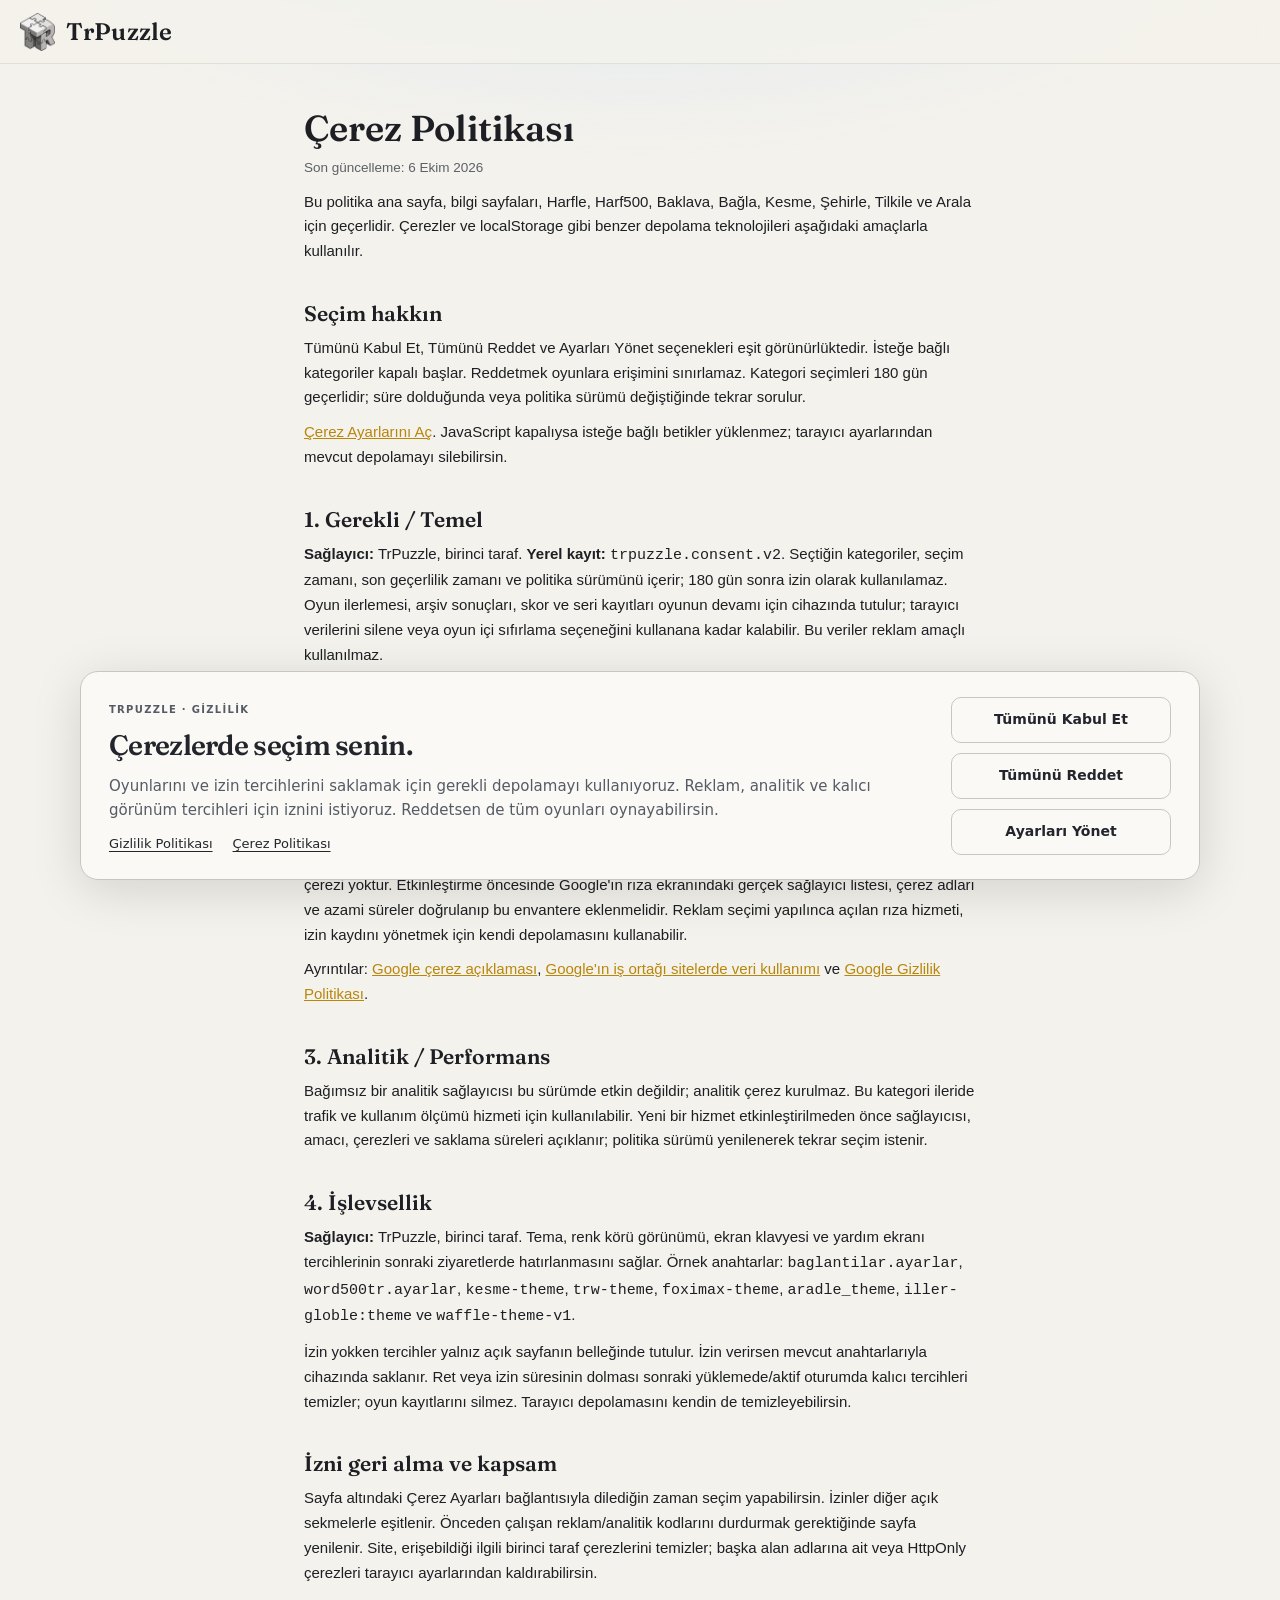
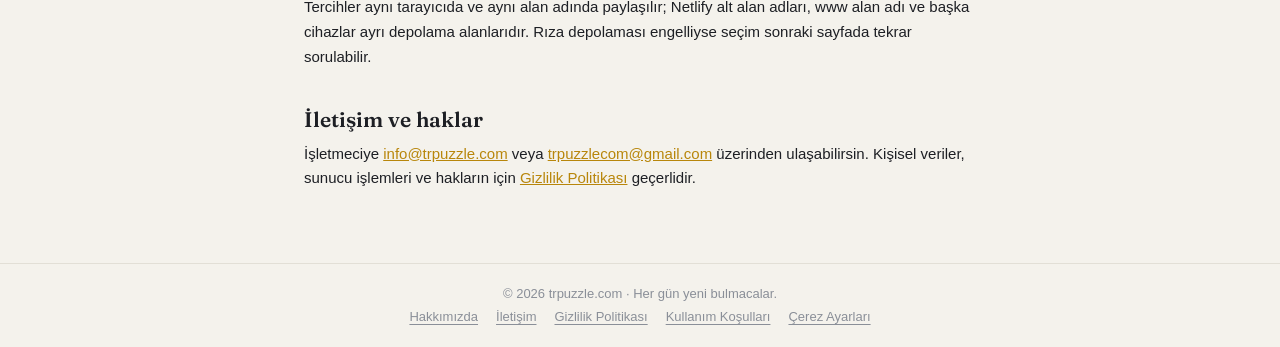
<file: cerez-politikasi.html>
<!DOCTYPE html>
<html lang="tr">
<head>
<meta charset="utf-8">
<!-- trpuzzle-consent-start -->
<script>
window.dataLayer = window.dataLayer || [];
window.gtag = window.gtag || function () { window.dataLayer.push(arguments); };
window.gtag('consent', 'default', {
  ad_storage: 'denied', ad_user_data: 'denied', ad_personalization: 'denied',
  analytics_storage: 'denied', functionality_storage: 'denied',
  personalization_storage: 'denied', security_storage: 'granted'
});
window.gtag('set', 'ads_data_redaction', true);
window.gtag('set', 'url_passthrough', false);
</script>
<script src="/assets/consent-state.js?v=20261006"></script>
<script src="/assets/consent-config.js?v=20261006"></script>
<link rel="stylesheet" href="/assets/consent.css?v=20261006">
<script defer id="tp-privacy-script" src="/assets/privacy-controls.js?v=20261006"></script>
<!-- trpuzzle-consent-end -->

<meta name="google-adsense-account" content="ca-pub-7993571496408496">

  <meta name="viewport" content="width=device-width, initial-scale=1.0">

  <title>Çerez Politikası - TrPuzzle</title>
  <meta name="description" content="TrPuzzle çerez ve rıza tercihleri: gerekli depolama, reklam, analitik ve işlevsellik kategorileri.">
  <link rel="icon" href="/favicon.ico" sizes="32x32">
  <link rel="icon" type="image/png" href="/assets/favicon.png" sizes="192x192">
  <meta name="theme-color" content="#14161b">
  <link rel="canonical" href="https://trpuzzle.com/cerez-politikasi.html">
  <link rel="stylesheet" href="/assets/fonts.css">
  <!-- Stiller inline gömüldü: harici /styles.css isteği başarısız olduğunda
       sayfanın çıplak render olma bug'ını engeller (anasayfayla aynı yaklaşım). -->
  <style>
/* ═══════════════════════════════════════════════════════════
   TrPuzzle - Anasayfa stilleri (gece salonu + aydınlık mod)
   Varsayılan koyu tema; html[data-theme="light"] açık paleti açar.
   Oyun vurgu renkleri kart üzerinde --acc-dark/--acc-lite olarak
   tanımlıdır; aktif temaya göre --acc'e bağlanır.
   ═══════════════════════════════════════════════════════════ */

:root {
  --bg: #14161b;
  --surface: #1d2026;
  --line: #2c3038;
  --ink: #f0ede6;
  --ink-soft: #9aa0ab;
  --gold: #f0c34e;
  --halo: #1c2470;
  --header-bg: rgba(20, 22, 27, 0.82);
  --hover-bg: #262a32;
  --drawer-bg: #191c22;
  --drawer-hover: #232730;
  --btn-border: #3a3f49;
  --btn-hover-ink: #14161b;
  --footer-ink: #6d737e;
  --toast-bg: #f0ede6;
  --toast-ink: #14161b;
  --card-shadow: 0 14px 34px rgba(0, 0, 0, 0.35);
  --display: "Fraunces", Georgia, "Times New Roman", serif;
  --sans: -apple-system, BlinkMacSystemFont, "Segoe UI", "Helvetica Neue", Arial, sans-serif;
}

html[data-theme="light"] {
  --bg: #f4f2ec;
  --surface: #ffffff;
  --line: #e2dfd6;
  --ink: #1d1f24;
  --ink-soft: #5b6068;
  --gold: #b8860b;
  --halo: #dce6f2;
  --header-bg: rgba(244, 242, 236, 0.85);
  --hover-bg: #e9e6de;
  --drawer-bg: #faf9f5;
  --drawer-hover: #edeae2;
  --btn-border: #c9c5ba;
  --btn-hover-ink: #ffffff;
  --footer-ink: #8a8f98;
  --toast-bg: #1d1f24;
  --toast-ink: #f4f2ec;
  --card-shadow: 0 14px 30px rgba(30, 33, 40, 0.12);
}

* { margin: 0; padding: 0; box-sizing: border-box; }

html { -webkit-text-size-adjust: 100%; touch-action: manipulation; }

body {
  font-family: var(--sans);
  background:
    radial-gradient(1100px 480px at 50% -140px, var(--halo) 0%, transparent 62%),
    var(--bg);
  color: var(--ink);
  min-height: 100vh;
  display: flex;
  flex-direction: column;
}

/* Oyun vurgusu: aktif temaya göre çözülür */
.game-card { --acc: var(--acc-dark, var(--gold)); }
html[data-theme="light"] .game-card { --acc: var(--acc-lite, var(--gold)); }

/* ─────────────── Üst bar ─────────────── */

.site-header {
  position: sticky;
  top: 0;
  z-index: 50;
  display: flex;
  align-items: center;
  gap: 12px;
  height: 64px;
  padding: 0 20px;
  background: var(--header-bg);
  backdrop-filter: blur(10px);
  -webkit-backdrop-filter: blur(10px);
  border-bottom: 1px solid var(--line);
}

.menu-btn,
.theme-btn {
  display: inline-flex;
  align-items: center;
  justify-content: center;
  width: 42px;
  height: 42px;
  border: none;
  border-radius: 10px;
  background: transparent;
  color: var(--ink);
  cursor: pointer;
}

.menu-btn:hover,
.theme-btn:hover { background: var(--hover-bg); }

.theme-btn { margin-left: auto; }

/* Tema düğmesi ikonları: koyu temada güneş, açıkta ay görünür */
.theme-btn .icon-sun { display: block; }
.theme-btn .icon-moon { display: none; }
html[data-theme="light"] .theme-btn .icon-sun { display: none; }
html[data-theme="light"] .theme-btn .icon-moon { display: block; }

.brand {
  display: inline-flex;
  align-items: center;
  gap: 11px;
  color: var(--ink);
  text-decoration: none;
  line-height: 1;
}

.brand-logo {
  display: block;
  height: 38px;
  width: auto;
}

.brand-text {
  font-family: var(--display);
  font-weight: 600;
  font-size: 24px;
  letter-spacing: 0.3px;
}

@media (max-width: 720px) {
  .brand-logo { height: 33px; }
  .brand-text { font-size: 21px; }
}

/* ─────────────── Yan menü ─────────────── */

.overlay {
  position: fixed;
  inset: 0;
  z-index: 90;
  background: rgba(0, 0, 0, 0.55);
  opacity: 0;
  pointer-events: none;
  transition: opacity 0.25s ease;
}

.overlay.open { opacity: 1; pointer-events: auto; }

.drawer {
  position: fixed;
  top: 0;
  left: 0;
  bottom: 0;
  z-index: 100;
  width: min(300px, 84vw);
  background: var(--drawer-bg);
  border-right: 1px solid var(--line);
  box-shadow: 8px 0 32px rgba(0, 0, 0, 0.45);
  transform: translateX(-103%);
  transition: transform 0.28s cubic-bezier(0.33, 1, 0.68, 1);
  display: flex;
  flex-direction: column;
}

.drawer.open { transform: translateX(0); }

.drawer-header {
  display: flex;
  align-items: center;
  justify-content: space-between;
  padding: 17px 20px;
  border-bottom: 1px solid var(--line);
}

.drawer-title {
  font-family: var(--display);
  font-weight: 600;
  font-size: 20px;
}

.drawer-close {
  display: inline-flex;
  align-items: center;
  justify-content: center;
  width: 38px;
  height: 38px;
  border: none;
  border-radius: 10px;
  background: transparent;
  color: var(--ink);
  cursor: pointer;
}

.drawer-close:hover { background: var(--hover-bg); }

.drawer-nav {
  padding: 12px 10px;
  overflow-y: auto;
}

.drawer-link {
  display: flex;
  align-items: center;
  gap: 13px;
  padding: 12px 14px;
  border-radius: 10px;
  font-weight: 600;
  font-size: 15.5px;
  color: var(--ink);
  text-decoration: none;
}

.drawer-link:hover { background: var(--drawer-hover); }

.swatch {
  width: 12px;
  height: 12px;
  border-radius: 50%;
  flex-shrink: 0;
}

/* ─────────────── Başlık ─────────────── */

main {
  flex: 1;
  width: 100%;
  max-width: 1060px;
  margin: 0 auto;
  padding: 52px 24px 72px;
}

.page-eyebrow {
  font-size: 12px;
  font-weight: 700;
  letter-spacing: 0.22em;
  text-transform: uppercase;
  color: var(--gold);
}

.page-title {
  font-family: var(--display);
  font-weight: 600;
  font-size: clamp(32px, 4.6vw, 46px);
  line-height: 1.12;
  text-wrap: balance;
  max-width: 15ch;
  margin-top: 10px;
}

.page-subtitle {
  color: var(--ink-soft);
  font-size: 15.5px;
  line-height: 1.5;
  margin-top: 12px;
  margin-bottom: 40px;
  max-width: 46ch;
}

/* ─────────────── Oyun kartları ─────────────── */

.games-grid {
  display: grid;
  grid-template-columns: repeat(3, 1fr);
  gap: 18px;
}

.game-card {
  position: relative;
  display: flex;
  flex-direction: column;
  gap: 14px;
  padding: 24px 22px 22px;
  background: var(--surface);
  border: 1px solid var(--line);
  border-radius: 16px;
  transition: transform 0.18s ease, border-color 0.18s ease, box-shadow 0.18s ease;
}

.game-card:hover {
  transform: translateY(-4px);
  border-color: color-mix(in srgb, var(--acc) 55%, var(--line));
  box-shadow: var(--card-shadow);
}

.card-icon {
  display: flex;
  align-items: center;
  justify-content: center;
  width: 68px;
  height: 68px;
  border-radius: 14px;
  background: color-mix(in srgb, var(--acc) 12%, transparent);
  color: var(--acc);
}

.card-icon svg,
.card-icon img,
.card-icon .card-logo {
  display: block;
  width: 42px;
  height: 42px;
  object-fit: contain;
}

/* Çizgi-sanat logolar: mask ile vurgu rengine (currentColor) boyanır - tüm
   kart ikonlarıyla tutarlı, koyu/aydınlık temaya otomatik uyar */
.card-logo {
  background-color: currentColor;
  -webkit-mask-position: center;
  mask-position: center;
  -webkit-mask-repeat: no-repeat;
  mask-repeat: no-repeat;
  -webkit-mask-size: contain;
  mask-size: contain;
}

.card-logo-tilkile {
  -webkit-mask-image: url(assets/tilkile.png);
  mask-image: url(assets/tilkile.png);
}

.card-name {
  font-family: var(--display);
  font-weight: 600;
  font-size: 24px;
  line-height: 1.15;
  color: var(--ink);
}

.card-desc {
  font-size: 13.5px;
  line-height: 1.5;
  color: var(--ink-soft);
}

.card-foot {
  margin-top: auto;
  padding-top: 6px;
}

/* ─────────────── Tanıtım bölümü ─────────────── */

.about-band {
  margin-top: 56px;
  padding-top: 34px;
  border-top: 1px solid var(--line);
  max-width: 68ch;
}

.about-band h2 {
  font-family: var(--display);
  font-weight: 600;
  font-size: 24px;
  margin-bottom: 12px;
  text-wrap: balance;
}

.about-band p {
  font-size: 15px;
  line-height: 1.7;
  color: var(--ink-soft);
}

.about-band p + p { margin-top: 12px; }

.about-band a { color: var(--gold); }

/* ─────────────── Butonlar ─────────────── */

.btn {
  display: inline-flex;
  align-items: center;
  justify-content: center;
  gap: 8px;
  width: 100%;
  height: 44px;
  border: 1px solid var(--btn-border);
  border-radius: 999px;
  background: transparent;
  color: var(--ink);
  font-family: var(--sans);
  font-weight: 700;
  font-size: 14.5px;
  letter-spacing: 0.02em;
  text-decoration: none;
  cursor: pointer;
  transition: background 0.16s ease, color 0.16s ease, border-color 0.16s ease;
}

.btn:hover {
  background: var(--acc, var(--gold));
  border-color: var(--acc, var(--gold));
  color: var(--btn-hover-ink);
}

.btn:active { transform: translateY(1px); }

/* Klavye odağı */
.btn:focus-visible,
.menu-btn:focus-visible,
.theme-btn:focus-visible,
.drawer-close:focus-visible,
.drawer-link:focus-visible,
.brand:focus-visible {
  outline: 2px solid var(--gold);
  outline-offset: 3px;
}

/* ─────────────── Alt bilgi ─────────────── */

.site-footer {
  border-top: 1px solid var(--line);
  padding: 22px 24px 30px;
  text-align: center;
  color: var(--footer-ink);
  font-size: 13px;
}

.footer-links {
  display: flex;
  justify-content: center;
  gap: 18px;
  margin-top: 8px;
}

.footer-links a {
  color: var(--footer-ink);
  text-decoration: underline;
  text-underline-offset: 3px;
}

.footer-links a:hover { color: var(--ink); }

/* ─────────────── Toast ─────────────── */

.toast {
  position: fixed;
  left: 50%;
  bottom: 30px;
  z-index: 200;
  transform: translateX(-50%) translateY(16px);
  background: var(--toast-bg);
  color: var(--toast-ink);
  font-weight: 700;
  font-size: 14.5px;
  padding: 12px 22px;
  border-radius: 999px;
  box-shadow: 0 10px 30px rgba(0, 0, 0, 0.5);
  opacity: 0;
  pointer-events: none;
  transition: opacity 0.22s ease, transform 0.22s ease;
  max-width: calc(100vw - 40px);
  text-align: center;
}

.toast.show {
  opacity: 1;
  transform: translateX(-50%) translateY(0);
}

/* ─────────────── Duyarlı düzen ─────────────── */

@media (max-width: 880px) {
  .games-grid { grid-template-columns: repeat(2, 1fr); gap: 14px; }
  main { padding: 38px 18px 56px; }

  .game-card { padding: 20px 16px 18px; gap: 12px; }
  .card-icon { width: 58px; height: 58px; border-radius: 12px; }
  .card-icon svg, .card-icon img, .card-icon .card-logo { width: 36px; height: 36px; }
  .card-name { font-size: 20px; }
  .btn { height: 42px; font-size: 14px; }
}

/* Dar ekranda kartlar kompakt satırlara dönüşür */
@media (max-width: 560px) {
  .games-grid { grid-template-columns: 1fr; gap: 12px; }

  .game-card {
    flex-direction: row;
    align-items: center;
    gap: 14px;
    padding: 14px 14px 14px 16px;
  }

  .card-icon {
    width: 52px;
    height: 52px;
    border-radius: 12px;
    flex-shrink: 0;
  }
  .card-icon svg, .card-icon img, .card-icon .card-logo { width: 32px; height: 32px; }

  .card-name { flex: 1; font-size: 21px; }
  .card-desc { display: none; }

  .card-foot { margin: 0; padding: 0; }
  .btn { width: auto; height: 40px; padding: 0 22px; font-size: 14px; }
}

/* Hareket azaltma tercihi */
@media (prefers-reduced-motion: reduce) {
  .game-card, .btn, .drawer, .overlay, .toast { transition: none; }
  .game-card:hover { transform: none; }
}
  </style>
  <style>
    .legal {
      flex: 1;
      width: 100%;
      max-width: 720px;
      margin: 0 auto;
      padding: 44px 24px 72px;
    }
    .legal h1 {
      font-family: var(--display);
      font-weight: 600;
      font-size: clamp(28px, 4vw, 36px);
      line-height: 1.15;
      text-wrap: balance;
    }
    .legal .updated { color: var(--ink-soft); font-size: 13.5px; margin-top: 8px; }
    .legal h2 {
      font-family: var(--display);
      font-weight: 600;
      font-size: 21px;
      margin-top: 36px;
      margin-bottom: 10px;
    }
    .legal p, .legal li { font-size: 15px; line-height: 1.65; color: var(--ink); }
    .legal p + p { margin-top: 10px; }
    .legal ul { padding-left: 22px; margin-top: 8px; display: grid; gap: 7px; }
    .legal a { color: var(--gold); }
    .legal .soft { color: var(--ink-soft); }
  </style>

</head>
<body>

  <script>
    (function () {
      var saved = null;
      try { saved = window.TrPuzzlePreferences.getItem("trpuzzle-theme"); } catch (e) {}
      var theme = saved === "light" || saved === "dark"
        ? saved
        : (window.matchMedia && window.matchMedia("(prefers-color-scheme: light)").matches ? "light" : "dark");
      document.documentElement.setAttribute("data-theme", theme);
    })();
  </script>

  <header class="site-header">
    <a class="brand" href="/">
      <img class="brand-logo" src="/assets/logo.png" alt="">
      <span class="brand-text">TrPuzzle</span>
    </a>
  </header>

  <main class="legal">
    <h1>Çerez Politikası</h1><p class="updated">Son güncelleme: 6 Ekim 2026</p>
    <p>Bu politika ana sayfa, bilgi sayfaları, Harfle, Harf500, Baklava, Bağla, Kesme, Şehirle, Tilkile ve Arala için geçerlidir. Çerezler ve localStorage gibi benzer depolama teknolojileri aşağıdaki amaçlarla kullanılır.</p>
    <h2>Seçim hakkın</h2>
    <p>Tümünü Kabul Et, Tümünü Reddet ve Ayarları Yönet seçenekleri eşit görünürlüktedir. İsteğe bağlı kategoriler kapalı başlar. Reddetmek oyunlara erişimini sınırlamaz. Kategori seçimleri 180 gün geçerlidir; süre dolduğunda veya politika sürümü değiştiğinde tekrar sorulur.</p>
    <p><a href="/cerez-politikasi.html" data-open-privacy>Çerez Ayarlarını Aç</a>. JavaScript kapalıysa isteğe bağlı betikler yüklenmez; tarayıcı ayarlarından mevcut depolamayı silebilirsin.</p>
    <h2>1. Gerekli / Temel</h2>
    <p><strong>Sağlayıcı:</strong> TrPuzzle, birinci taraf. <strong>Yerel kayıt:</strong> <code>trpuzzle.consent.v2</code>. Seçtiğin kategoriler, seçim zamanı, son geçerlilik zamanı ve politika sürümünü içerir; 180 gün sonra izin olarak kullanılamaz. Oyun ilerlemesi, arşiv sonuçları, skor ve seri kayıtları oyunun devamı için cihazında tutulur; tarayıcı verilerini silene veya oyun içi sıfırlama seçeneğini kullanana kadar kalabilir. Bu veriler reklam amaçlı kullanılmaz.</p>
    <h2>2. Reklam ve Kişiselleştirme</h2>
    <p><strong>Sağlayıcı:</strong> Google AdSense ve rıza ekranında açıklanan reklam sağlayıcıları, üçüncü taraf. Reklam sunumu, kişiselleştirme ve reklam ölçümü için kullanılabilir. Bu hizmet, reklam kategorisine izin verip gerekli sağlayıcı izinlerini tamamladıktan sonra çalışır. Site tercihi tek başına sağlayıcı rızası oluşturmaz.</p>
    <p>Reklam hizmeti bu sürümde sertifikalı CMP kurulumu tamamlanana kadar kapalıdır; etkin reklam çerezi yoktur. Etkinleştirme öncesinde Google'ın rıza ekranındaki gerçek sağlayıcı listesi, çerez adları ve azami süreler doğrulanıp bu envantere eklenmelidir. Reklam seçimi yapılınca açılan rıza hizmeti, izin kaydını yönetmek için kendi depolamasını kullanabilir.</p>
    <p>Ayrıntılar: <a href="https://policies.google.com/technologies/cookies">Google çerez açıklaması</a>, <a href="https://policies.google.com/technologies/partner-sites">Google'ın iş ortağı sitelerde veri kullanımı</a> ve <a href="https://policies.google.com/privacy">Google Gizlilik Politikası</a>.</p>
    <h2>3. Analitik / Performans</h2>
    <p>Bağımsız bir analitik sağlayıcısı bu sürümde etkin değildir; analitik çerez kurulmaz. Bu kategori ileride trafik ve kullanım ölçümü hizmeti için kullanılabilir. Yeni bir hizmet etkinleştirilmeden önce sağlayıcısı, amacı, çerezleri ve saklama süreleri açıklanır; politika sürümü yenilenerek tekrar seçim istenir.</p>
    <h2>4. İşlevsellik</h2>
    <p><strong>Sağlayıcı:</strong> TrPuzzle, birinci taraf. Tema, renk körü görünümü, ekran klavyesi ve yardım ekranı tercihlerinin sonraki ziyaretlerde hatırlanmasını sağlar. Örnek anahtarlar: <code>baglantilar.ayarlar</code>, <code>word500tr.ayarlar</code>, <code>kesme-theme</code>, <code>trw-theme</code>, <code>foximax-theme</code>, <code>aradle_theme</code>, <code>iller-globle:theme</code> ve <code>waffle-theme-v1</code>.</p>
    <p>İzin yokken tercihler yalnız açık sayfanın belleğinde tutulur. İzin verirsen mevcut anahtarlarıyla cihazında saklanır. Ret veya izin süresinin dolması sonraki yüklemede/aktif oturumda kalıcı tercihleri temizler; oyun kayıtlarını silmez. Tarayıcı depolamasını kendin de temizleyebilirsin.</p>
    <h2>İzni geri alma ve kapsam</h2>
    <p>Sayfa altındaki Çerez Ayarları bağlantısıyla dilediğin zaman seçim yapabilirsin. İzinler diğer açık sekmelerle eşitlenir. Önceden çalışan reklam/analitik kodlarını durdurmak gerektiğinde sayfa yenilenir. Site, erişebildiği ilgili birinci taraf çerezlerini temizler; başka alan adlarına ait veya HttpOnly çerezleri tarayıcı ayarlarından kaldırabilirsin.</p>
    <p>Tercihler aynı tarayıcıda ve aynı alan adında paylaşılır; Netlify alt alan adları, www alan adı ve başka cihazlar ayrı depolama alanlarıdır. Rıza depolaması engelliyse seçim sonraki sayfada tekrar sorulabilir.</p>
    <h2>İletişim ve haklar</h2>
    <p>İşletmeciye <a href="mailto:info@trpuzzle.com">info@trpuzzle.com</a> veya <a href="mailto:trpuzzlecom@gmail.com">trpuzzlecom@gmail.com</a> üzerinden ulaşabilirsin. Kişisel veriler, sunucu işlemleri ve hakların için <a href="/gizlilik.html">Gizlilik Politikası</a> geçerlidir.</p>
  </main>

  <footer class="site-footer">
    <p>© 2026 trpuzzle.com · Her gün yeni bulmacalar.</p>
    <nav class="footer-links">
      <a href="/hakkinda.html">Hakkımızda</a>
      <a href="/iletisim.html">İletişim</a>
      <a href="/gizlilik.html">Gizlilik Politikası</a>
      <a href="/kosullar.html">Kullanım Koşulları</a>

      <a class="tp-privacy-link" href="/cerez-politikasi.html" data-privacy-preferences>Çerez Ayarları</a>
    </nav>
  </footer>

</body>
</html>
</file>
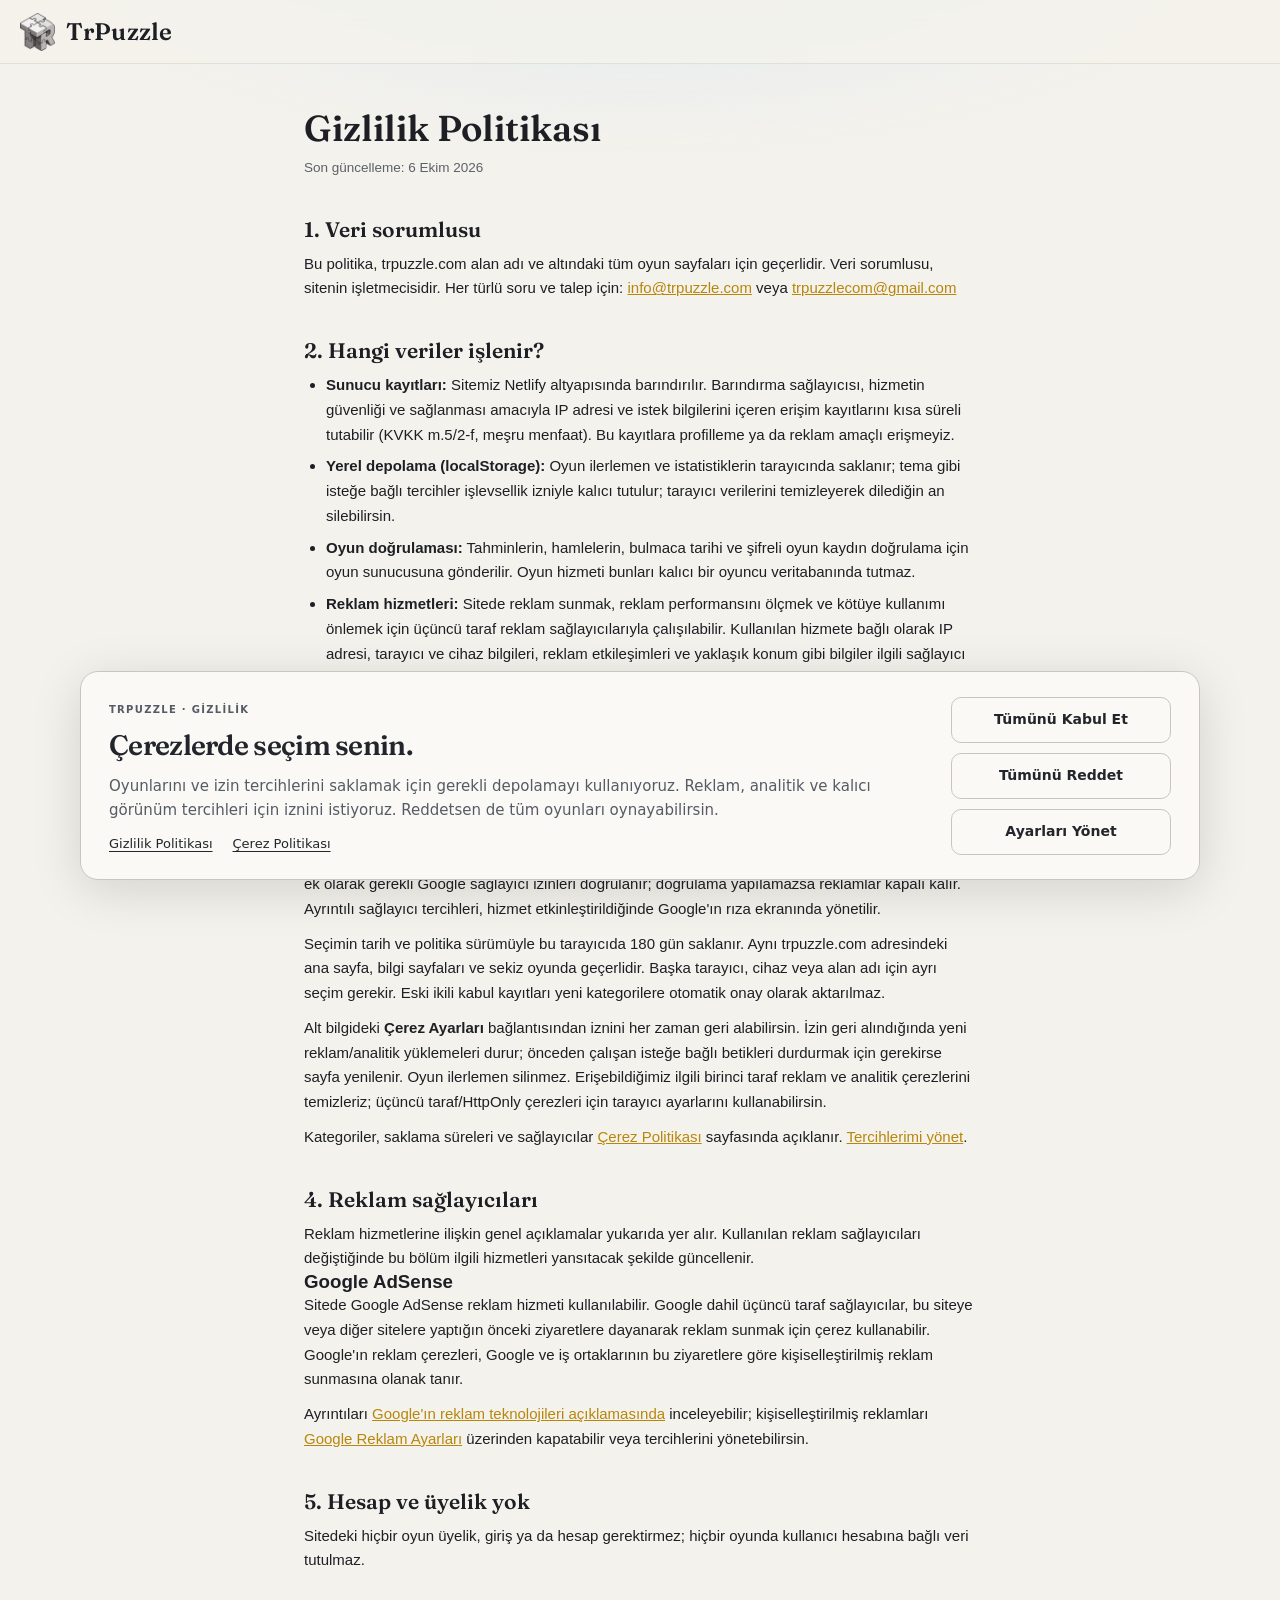
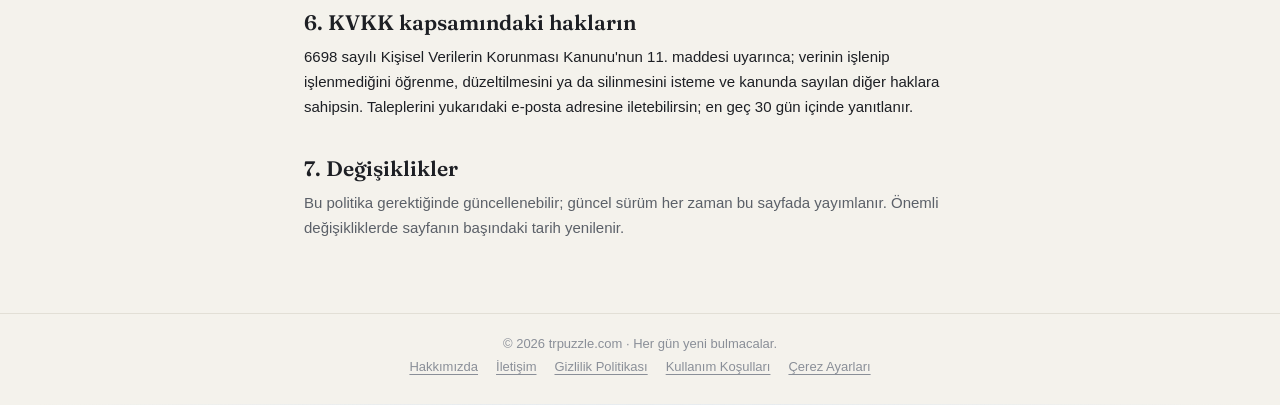
<file: gizlilik.html>
<!DOCTYPE html>
<html lang="tr">
<head>
<meta charset="utf-8">
<!-- trpuzzle-consent-start -->
<script>
window.dataLayer = window.dataLayer || [];
window.gtag = window.gtag || function () { window.dataLayer.push(arguments); };
window.gtag('consent', 'default', {
  ad_storage: 'denied', ad_user_data: 'denied', ad_personalization: 'denied',
  analytics_storage: 'denied', functionality_storage: 'denied',
  personalization_storage: 'denied', security_storage: 'granted'
});
window.gtag('set', 'ads_data_redaction', true);
window.gtag('set', 'url_passthrough', false);
</script>
<script src="/assets/consent-state.js?v=20261006"></script>
<script src="/assets/consent-config.js?v=20261006"></script>
<link rel="stylesheet" href="/assets/consent.css?v=20261006">
<script defer id="tp-privacy-script" src="/assets/privacy-controls.js?v=20261006"></script>
<!-- trpuzzle-consent-end -->

<meta name="google-adsense-account" content="ca-pub-7993571496408496">

  <meta name="viewport" content="width=device-width, initial-scale=1.0">

  <title>Gizlilik Politikası - TrPuzzle</title>
  <meta name="description" content="TrPuzzle gizlilik politikası: oyun verileri, yerel depolama, izin kategorileri ve hakların.">
  <link rel="icon" href="/favicon.ico" sizes="32x32">
  <link rel="icon" type="image/png" href="/assets/favicon.png" sizes="192x192">
  <meta name="theme-color" content="#14161b">
  <link rel="canonical" href="https://trpuzzle.com/gizlilik.html">
  <link rel="stylesheet" href="/assets/fonts.css">
  <!-- Stiller inline gömüldü: harici /styles.css isteği başarısız olduğunda
       sayfanın çıplak render olma bug'ını engeller (anasayfayla aynı yaklaşım). -->
  <style>
/* ═══════════════════════════════════════════════════════════
   TrPuzzle - Anasayfa stilleri (gece salonu + aydınlık mod)
   Varsayılan koyu tema; html[data-theme="light"] açık paleti açar.
   Oyun vurgu renkleri kart üzerinde --acc-dark/--acc-lite olarak
   tanımlıdır; aktif temaya göre --acc'e bağlanır.
   ═══════════════════════════════════════════════════════════ */

:root {
  --bg: #14161b;
  --surface: #1d2026;
  --line: #2c3038;
  --ink: #f0ede6;
  --ink-soft: #9aa0ab;
  --gold: #f0c34e;
  --halo: #1c2470;
  --header-bg: rgba(20, 22, 27, 0.82);
  --hover-bg: #262a32;
  --drawer-bg: #191c22;
  --drawer-hover: #232730;
  --btn-border: #3a3f49;
  --btn-hover-ink: #14161b;
  --footer-ink: #6d737e;
  --toast-bg: #f0ede6;
  --toast-ink: #14161b;
  --card-shadow: 0 14px 34px rgba(0, 0, 0, 0.35);
  --display: "Fraunces", Georgia, "Times New Roman", serif;
  --sans: -apple-system, BlinkMacSystemFont, "Segoe UI", "Helvetica Neue", Arial, sans-serif;
}

html[data-theme="light"] {
  --bg: #f4f2ec;
  --surface: #ffffff;
  --line: #e2dfd6;
  --ink: #1d1f24;
  --ink-soft: #5b6068;
  --gold: #b8860b;
  --halo: #dce6f2;
  --header-bg: rgba(244, 242, 236, 0.85);
  --hover-bg: #e9e6de;
  --drawer-bg: #faf9f5;
  --drawer-hover: #edeae2;
  --btn-border: #c9c5ba;
  --btn-hover-ink: #ffffff;
  --footer-ink: #8a8f98;
  --toast-bg: #1d1f24;
  --toast-ink: #f4f2ec;
  --card-shadow: 0 14px 30px rgba(30, 33, 40, 0.12);
}

* { margin: 0; padding: 0; box-sizing: border-box; }

html { -webkit-text-size-adjust: 100%; touch-action: manipulation; }

body {
  font-family: var(--sans);
  background:
    radial-gradient(1100px 480px at 50% -140px, var(--halo) 0%, transparent 62%),
    var(--bg);
  color: var(--ink);
  min-height: 100vh;
  display: flex;
  flex-direction: column;
}

/* Oyun vurgusu: aktif temaya göre çözülür */
.game-card { --acc: var(--acc-dark, var(--gold)); }
html[data-theme="light"] .game-card { --acc: var(--acc-lite, var(--gold)); }

/* ─────────────── Üst bar ─────────────── */

.site-header {
  position: sticky;
  top: 0;
  z-index: 50;
  display: flex;
  align-items: center;
  gap: 12px;
  height: 64px;
  padding: 0 20px;
  background: var(--header-bg);
  backdrop-filter: blur(10px);
  -webkit-backdrop-filter: blur(10px);
  border-bottom: 1px solid var(--line);
}

.menu-btn,
.theme-btn {
  display: inline-flex;
  align-items: center;
  justify-content: center;
  width: 42px;
  height: 42px;
  border: none;
  border-radius: 10px;
  background: transparent;
  color: var(--ink);
  cursor: pointer;
}

.menu-btn:hover,
.theme-btn:hover { background: var(--hover-bg); }

.theme-btn { margin-left: auto; }

/* Tema düğmesi ikonları: koyu temada güneş, açıkta ay görünür */
.theme-btn .icon-sun { display: block; }
.theme-btn .icon-moon { display: none; }
html[data-theme="light"] .theme-btn .icon-sun { display: none; }
html[data-theme="light"] .theme-btn .icon-moon { display: block; }

.brand {
  display: inline-flex;
  align-items: center;
  gap: 11px;
  color: var(--ink);
  text-decoration: none;
  line-height: 1;
}

.brand-logo {
  display: block;
  height: 38px;
  width: auto;
}

.brand-text {
  font-family: var(--display);
  font-weight: 600;
  font-size: 24px;
  letter-spacing: 0.3px;
}

@media (max-width: 720px) {
  .brand-logo { height: 33px; }
  .brand-text { font-size: 21px; }
}

/* ─────────────── Yan menü ─────────────── */

.overlay {
  position: fixed;
  inset: 0;
  z-index: 90;
  background: rgba(0, 0, 0, 0.55);
  opacity: 0;
  pointer-events: none;
  transition: opacity 0.25s ease;
}

.overlay.open { opacity: 1; pointer-events: auto; }

.drawer {
  position: fixed;
  top: 0;
  left: 0;
  bottom: 0;
  z-index: 100;
  width: min(300px, 84vw);
  background: var(--drawer-bg);
  border-right: 1px solid var(--line);
  box-shadow: 8px 0 32px rgba(0, 0, 0, 0.45);
  transform: translateX(-103%);
  transition: transform 0.28s cubic-bezier(0.33, 1, 0.68, 1);
  display: flex;
  flex-direction: column;
}

.drawer.open { transform: translateX(0); }

.drawer-header {
  display: flex;
  align-items: center;
  justify-content: space-between;
  padding: 17px 20px;
  border-bottom: 1px solid var(--line);
}

.drawer-title {
  font-family: var(--display);
  font-weight: 600;
  font-size: 20px;
}

.drawer-close {
  display: inline-flex;
  align-items: center;
  justify-content: center;
  width: 38px;
  height: 38px;
  border: none;
  border-radius: 10px;
  background: transparent;
  color: var(--ink);
  cursor: pointer;
}

.drawer-close:hover { background: var(--hover-bg); }

.drawer-nav {
  padding: 12px 10px;
  overflow-y: auto;
}

.drawer-link {
  display: flex;
  align-items: center;
  gap: 13px;
  padding: 12px 14px;
  border-radius: 10px;
  font-weight: 600;
  font-size: 15.5px;
  color: var(--ink);
  text-decoration: none;
}

.drawer-link:hover { background: var(--drawer-hover); }

.swatch {
  width: 12px;
  height: 12px;
  border-radius: 50%;
  flex-shrink: 0;
}

/* ─────────────── Başlık ─────────────── */

main {
  flex: 1;
  width: 100%;
  max-width: 1060px;
  margin: 0 auto;
  padding: 52px 24px 72px;
}

.page-eyebrow {
  font-size: 12px;
  font-weight: 700;
  letter-spacing: 0.22em;
  text-transform: uppercase;
  color: var(--gold);
}

.page-title {
  font-family: var(--display);
  font-weight: 600;
  font-size: clamp(32px, 4.6vw, 46px);
  line-height: 1.12;
  text-wrap: balance;
  max-width: 15ch;
  margin-top: 10px;
}

.page-subtitle {
  color: var(--ink-soft);
  font-size: 15.5px;
  line-height: 1.5;
  margin-top: 12px;
  margin-bottom: 40px;
  max-width: 46ch;
}

/* ─────────────── Oyun kartları ─────────────── */

.games-grid {
  display: grid;
  grid-template-columns: repeat(3, 1fr);
  gap: 18px;
}

.game-card {
  position: relative;
  display: flex;
  flex-direction: column;
  gap: 14px;
  padding: 24px 22px 22px;
  background: var(--surface);
  border: 1px solid var(--line);
  border-radius: 16px;
  transition: transform 0.18s ease, border-color 0.18s ease, box-shadow 0.18s ease;
}

.game-card:hover {
  transform: translateY(-4px);
  border-color: color-mix(in srgb, var(--acc) 55%, var(--line));
  box-shadow: var(--card-shadow);
}

.card-icon {
  display: flex;
  align-items: center;
  justify-content: center;
  width: 68px;
  height: 68px;
  border-radius: 14px;
  background: color-mix(in srgb, var(--acc) 12%, transparent);
  color: var(--acc);
}

.card-icon svg,
.card-icon img,
.card-icon .card-logo {
  display: block;
  width: 42px;
  height: 42px;
  object-fit: contain;
}

/* Çizgi-sanat logolar: mask ile vurgu rengine (currentColor) boyanır - tüm
   kart ikonlarıyla tutarlı, koyu/aydınlık temaya otomatik uyar */
.card-logo {
  background-color: currentColor;
  -webkit-mask-position: center;
  mask-position: center;
  -webkit-mask-repeat: no-repeat;
  mask-repeat: no-repeat;
  -webkit-mask-size: contain;
  mask-size: contain;
}

.card-logo-tilkile {
  -webkit-mask-image: url(assets/tilkile.png);
  mask-image: url(assets/tilkile.png);
}

.card-name {
  font-family: var(--display);
  font-weight: 600;
  font-size: 24px;
  line-height: 1.15;
  color: var(--ink);
}

.card-desc {
  font-size: 13.5px;
  line-height: 1.5;
  color: var(--ink-soft);
}

.card-foot {
  margin-top: auto;
  padding-top: 6px;
}

/* ─────────────── Tanıtım bölümü ─────────────── */

.about-band {
  margin-top: 56px;
  padding-top: 34px;
  border-top: 1px solid var(--line);
  max-width: 68ch;
}

.about-band h2 {
  font-family: var(--display);
  font-weight: 600;
  font-size: 24px;
  margin-bottom: 12px;
  text-wrap: balance;
}

.about-band p {
  font-size: 15px;
  line-height: 1.7;
  color: var(--ink-soft);
}

.about-band p + p { margin-top: 12px; }

.about-band a { color: var(--gold); }

/* ─────────────── Butonlar ─────────────── */

.btn {
  display: inline-flex;
  align-items: center;
  justify-content: center;
  gap: 8px;
  width: 100%;
  height: 44px;
  border: 1px solid var(--btn-border);
  border-radius: 999px;
  background: transparent;
  color: var(--ink);
  font-family: var(--sans);
  font-weight: 700;
  font-size: 14.5px;
  letter-spacing: 0.02em;
  text-decoration: none;
  cursor: pointer;
  transition: background 0.16s ease, color 0.16s ease, border-color 0.16s ease;
}

.btn:hover {
  background: var(--acc, var(--gold));
  border-color: var(--acc, var(--gold));
  color: var(--btn-hover-ink);
}

.btn:active { transform: translateY(1px); }

/* Klavye odağı */
.btn:focus-visible,
.menu-btn:focus-visible,
.theme-btn:focus-visible,
.drawer-close:focus-visible,
.drawer-link:focus-visible,
.brand:focus-visible {
  outline: 2px solid var(--gold);
  outline-offset: 3px;
}

/* ─────────────── Alt bilgi ─────────────── */

.site-footer {
  border-top: 1px solid var(--line);
  padding: 22px 24px 30px;
  text-align: center;
  color: var(--footer-ink);
  font-size: 13px;
}

.footer-links {
  display: flex;
  justify-content: center;
  gap: 18px;
  margin-top: 8px;
}

.footer-links a {
  color: var(--footer-ink);
  text-decoration: underline;
  text-underline-offset: 3px;
}

.footer-links a:hover { color: var(--ink); }

/* ─────────────── Toast ─────────────── */

.toast {
  position: fixed;
  left: 50%;
  bottom: 30px;
  z-index: 200;
  transform: translateX(-50%) translateY(16px);
  background: var(--toast-bg);
  color: var(--toast-ink);
  font-weight: 700;
  font-size: 14.5px;
  padding: 12px 22px;
  border-radius: 999px;
  box-shadow: 0 10px 30px rgba(0, 0, 0, 0.5);
  opacity: 0;
  pointer-events: none;
  transition: opacity 0.22s ease, transform 0.22s ease;
  max-width: calc(100vw - 40px);
  text-align: center;
}

.toast.show {
  opacity: 1;
  transform: translateX(-50%) translateY(0);
}

/* ─────────────── Duyarlı düzen ─────────────── */

@media (max-width: 880px) {
  .games-grid { grid-template-columns: repeat(2, 1fr); gap: 14px; }
  main { padding: 38px 18px 56px; }

  .game-card { padding: 20px 16px 18px; gap: 12px; }
  .card-icon { width: 58px; height: 58px; border-radius: 12px; }
  .card-icon svg, .card-icon img, .card-icon .card-logo { width: 36px; height: 36px; }
  .card-name { font-size: 20px; }
  .btn { height: 42px; font-size: 14px; }
}

/* Dar ekranda kartlar kompakt satırlara dönüşür */
@media (max-width: 560px) {
  .games-grid { grid-template-columns: 1fr; gap: 12px; }

  .game-card {
    flex-direction: row;
    align-items: center;
    gap: 14px;
    padding: 14px 14px 14px 16px;
  }

  .card-icon {
    width: 52px;
    height: 52px;
    border-radius: 12px;
    flex-shrink: 0;
  }
  .card-icon svg, .card-icon img, .card-icon .card-logo { width: 32px; height: 32px; }

  .card-name { flex: 1; font-size: 21px; }
  .card-desc { display: none; }

  .card-foot { margin: 0; padding: 0; }
  .btn { width: auto; height: 40px; padding: 0 22px; font-size: 14px; }
}

/* Hareket azaltma tercihi */
@media (prefers-reduced-motion: reduce) {
  .game-card, .btn, .drawer, .overlay, .toast { transition: none; }
  .game-card:hover { transform: none; }
}
  </style>
  <style>
    .legal {
      flex: 1;
      width: 100%;
      max-width: 720px;
      margin: 0 auto;
      padding: 44px 24px 72px;
    }
    .legal h1 {
      font-family: var(--display);
      font-weight: 600;
      font-size: clamp(28px, 4vw, 36px);
      line-height: 1.15;
      text-wrap: balance;
    }
    .legal .updated { color: var(--ink-soft); font-size: 13.5px; margin-top: 8px; }
    .legal h2 {
      font-family: var(--display);
      font-weight: 600;
      font-size: 21px;
      margin-top: 36px;
      margin-bottom: 10px;
    }
    .legal p, .legal li { font-size: 15px; line-height: 1.65; color: var(--ink); }
    .legal p + p { margin-top: 10px; }
    .legal ul { padding-left: 22px; margin-top: 8px; display: grid; gap: 7px; }
    .legal a { color: var(--gold); }
    .legal .soft { color: var(--ink-soft); }
  </style>

</head>
<body>

  <script>
    (function () {
      var saved = null;
      try { saved = window.TrPuzzlePreferences.getItem("trpuzzle-theme"); } catch (e) {}
      var theme = saved === "light" || saved === "dark"
        ? saved
        : (window.matchMedia && window.matchMedia("(prefers-color-scheme: light)").matches ? "light" : "dark");
      document.documentElement.setAttribute("data-theme", theme);
    })();
  </script>

  <header class="site-header">
    <a class="brand" href="/">
      <img class="brand-logo" src="/assets/logo.png" alt="">
      <span class="brand-text">TrPuzzle</span>
    </a>
  </header>

  <main class="legal">
    <h1>Gizlilik Politikası</h1>
    <p class="updated">Son güncelleme: 6 Ekim 2026</p>

    <h2>1. Veri sorumlusu</h2>
    <p>
      Bu politika, trpuzzle.com alan adı ve altındaki tüm oyun sayfaları için geçerlidir.
      Veri sorumlusu, sitenin işletmecisidir. Her türlü soru ve talep için:
      <a href="mailto:info@trpuzzle.com">info@trpuzzle.com</a> veya
      <a href="mailto:trpuzzlecom@gmail.com">trpuzzlecom@gmail.com</a>
    </p>

    <h2>2. Hangi veriler işlenir?</h2>
    <ul>
      <li>
        <strong>Sunucu kayıtları:</strong> Sitemiz Netlify altyapısında barındırılır.
        Barındırma sağlayıcısı, hizmetin güvenliği ve sağlanması amacıyla IP adresi ve istek
        bilgilerini içeren erişim kayıtlarını kısa süreli tutabilir (KVKK m.5/2-f, meşru menfaat).
        Bu kayıtlara profilleme ya da reklam amaçlı erişmeyiz.
      </li>
      <li>
        <strong>Yerel depolama (localStorage):</strong> Oyun ilerlemen ve istatistiklerin tarayıcında saklanır; tema gibi isteğe bağlı tercihler işlevsellik izniyle kalıcı tutulur; tarayıcı verilerini temizleyerek dilediğin an silebilirsin.
      </li>
      <li>
        <strong>Oyun doğrulaması:</strong> Tahminlerin, hamlelerin, bulmaca tarihi ve şifreli
        oyun kaydın doğrulama için oyun sunucusuna gönderilir.
        Oyun hizmeti bunları kalıcı bir oyuncu veritabanında tutmaz.
      </li>
      <li>
        <strong>Reklam hizmetleri:</strong> Sitede reklam sunmak, reklam performansını ölçmek ve
        kötüye kullanımı önlemek için üçüncü taraf reklam sağlayıcılarıyla çalışılabilir.
        Kullanılan hizmete bağlı olarak IP adresi, tarayıcı ve cihaz bilgileri, reklam
        etkileşimleri ve yaklaşık konum gibi bilgiler ilgili sağlayıcı tarafından işlenebilir.
        Sağlayıcıya özel açıklamalar ve bağlantılar aşağıda yer alır.
      </li>
    </ul>

    <h2>3. Çerezler, yerel depolama ve rıza</h2>
    <p>İlk ziyaretinde Tümünü Kabul Et, Tümünü Reddet veya Ayarları Yönet seçeneklerini kullanabilirsin. Reklam, analitik ve işlevsellik kategorileri varsayılan olarak kapalıdır. Sayfayı kullanmak, kaydırmak veya paneli kapatmak onay sayılmaz. İzin vermeden de bütün oyunları oynayabilirsin.</p>
    <p>Reklam ve analitik betikleri, ilgili izin olmadan indirilmez ve çalıştırılmaz. Reklamlar için site tercihine ek olarak gerekli Google sağlayıcı izinleri doğrulanır; doğrulama yapılamazsa reklamlar kapalı kalır. Ayrıntılı sağlayıcı tercihleri, hizmet etkinleştirildiğinde Google'ın rıza ekranında yönetilir.</p>
    <p>Seçimin tarih ve politika sürümüyle bu tarayıcıda 180 gün saklanır. Aynı trpuzzle.com adresindeki ana sayfa, bilgi sayfaları ve sekiz oyunda geçerlidir. Başka tarayıcı, cihaz veya alan adı için ayrı seçim gerekir. Eski ikili kabul kayıtları yeni kategorilere otomatik onay olarak aktarılmaz.</p>
    <p>Alt bilgideki <strong>Çerez Ayarları</strong> bağlantısından iznini her zaman geri alabilirsin. İzin geri alındığında yeni reklam/analitik yüklemeleri durur; önceden çalışan isteğe bağlı betikleri durdurmak için gerekirse sayfa yenilenir. Oyun ilerlemen silinmez. Erişebildiğimiz ilgili birinci taraf reklam ve analitik çerezlerini temizleriz; üçüncü taraf/HttpOnly çerezleri için tarayıcı ayarlarını kullanabilirsin.</p>
    <p>Kategoriler, saklama süreleri ve sağlayıcılar <a href="/cerez-politikasi.html">Çerez Politikası</a> sayfasında açıklanır. <a href="/cerez-politikasi.html" data-open-privacy>Tercihlerimi yönet</a>.</p>

    <h2>4. Reklam sağlayıcıları</h2>
    <p>
      Reklam hizmetlerine ilişkin genel açıklamalar yukarıda yer alır. Kullanılan reklam
      sağlayıcıları değiştiğinde bu bölüm ilgili hizmetleri yansıtacak şekilde güncellenir.
    </p>
    <h3>Google AdSense</h3>
    <p>
      Sitede Google AdSense reklam hizmeti kullanılabilir. Google dahil üçüncü taraf
      sağlayıcılar, bu siteye veya diğer sitelere yaptığın önceki ziyaretlere dayanarak
      reklam sunmak için çerez kullanabilir. Google'ın reklam çerezleri, Google ve
      iş ortaklarının bu ziyaretlere göre kişiselleştirilmiş reklam sunmasına olanak tanır.
    </p>
    <p>
      Ayrıntıları <a href="https://policies.google.com/technologies/ads">Google'ın reklam
      teknolojileri açıklamasında</a> inceleyebilir; kişiselleştirilmiş reklamları
      <a href="https://adssettings.google.com/">Google Reklam Ayarları</a> üzerinden
      kapatabilir veya tercihlerini yönetebilirsin.
    </p>

    <h2>5. Hesap ve üyelik yok</h2>
    <p>
      Sitedeki hiçbir oyun üyelik, giriş ya da hesap gerektirmez; hiçbir oyunda kullanıcı
      hesabına bağlı veri tutulmaz.
    </p>

    <h2>6. KVKK kapsamındaki hakların</h2>
    <p>
      6698 sayılı Kişisel Verilerin Korunması Kanunu'nun 11. maddesi uyarınca; verinin işlenip
      işlenmediğini öğrenme, düzeltilmesini ya da silinmesini isteme ve kanunda sayılan diğer
      haklara sahipsin. Taleplerini yukarıdaki e-posta adresine iletebilirsin; en geç 30 gün
      içinde yanıtlanır.
    </p>

    <h2>7. Değişiklikler</h2>
    <p class="soft">
      Bu politika gerektiğinde güncellenebilir; güncel sürüm her zaman bu sayfada yayımlanır.
      Önemli değişikliklerde sayfanın başındaki tarih yenilenir.
    </p>
  </main>

  <footer class="site-footer">
    <p>© 2026 trpuzzle.com · Her gün yeni bulmacalar.</p>
    <nav class="footer-links">
      <a href="/hakkinda.html">Hakkımızda</a>
      <a href="/iletisim.html">İletişim</a>
      <a href="/gizlilik.html">Gizlilik Politikası</a>
      <a href="/kosullar.html">Kullanım Koşulları</a>

      <a class="tp-privacy-link" href="/cerez-politikasi.html" data-privacy-preferences>Çerez Ayarları</a>
    </nav>
  </footer>

</body>
</html>
</file>
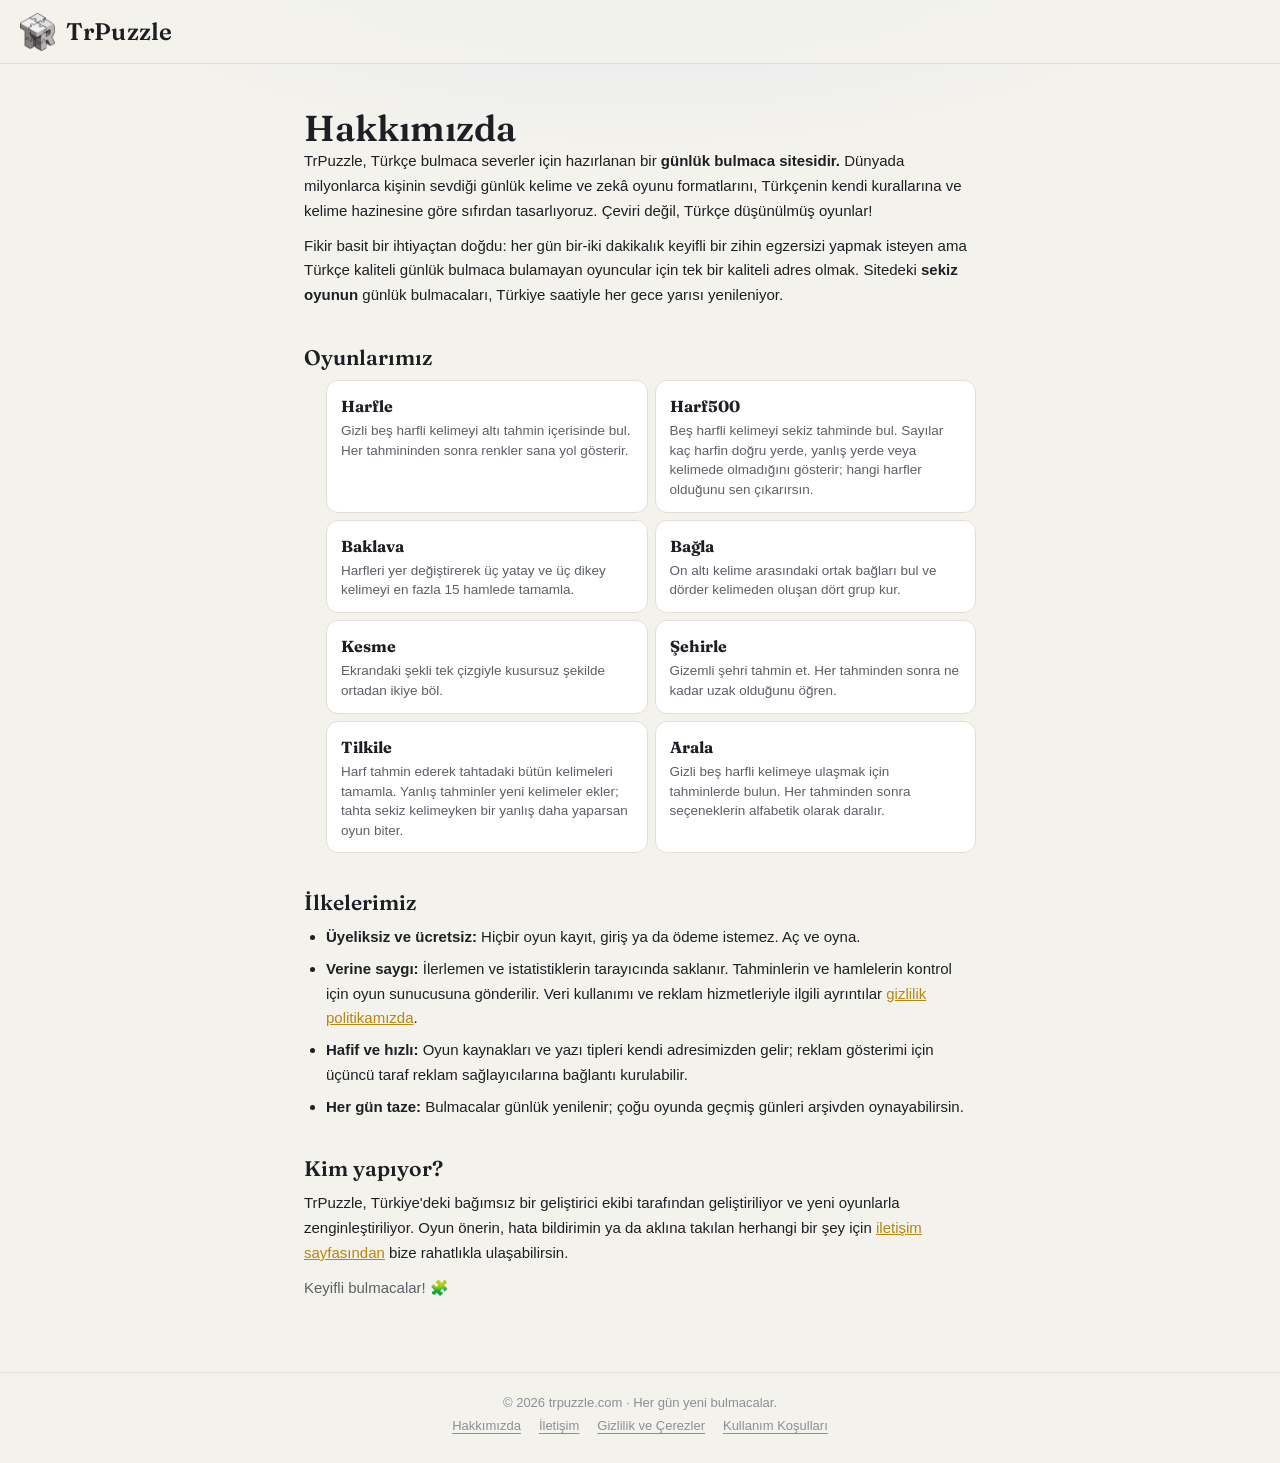
<file: hakkinda.html>
<!DOCTYPE html>
<html lang="tr">
<head>
<script defer id="tp-privacy-script" src="/assets/privacy-controls.js?v=consent-v1"></script>
<meta name="google-adsense-account" content="ca-pub-7993571496408496">

  <meta charset="UTF-8">
  <meta name="viewport" content="width=device-width, initial-scale=1.0">

  <title>Hakkımızda - TrPuzzle</title>
  <meta name="description" content="TrPuzzle nedir? Türkçe günlük bulmaca oyunları ailesinin hikâyesi: sekiz oyun, her gün yeni bulmacalar, üyeliksiz ve tamamen ücretsiz.">
  <link rel="icon" href="/favicon.ico" sizes="32x32">
  <link rel="icon" type="image/png" href="/assets/favicon.png" sizes="192x192">
  <meta name="theme-color" content="#14161b">
  <link rel="canonical" href="https://trpuzzle.com/hakkinda.html">
  <link rel="stylesheet" href="/assets/fonts.css">
  <!-- Stiller inline gömüldü: harici /styles.css isteği başarısız olduğunda
       sayfanın çıplak render olma bug'ını engeller (anasayfayla aynı yaklaşım). -->
  <style>
/* ═══════════════════════════════════════════════════════════
   TrPuzzle - Anasayfa stilleri (gece salonu + aydınlık mod)
   Varsayılan koyu tema; html[data-theme="light"] açık paleti açar.
   Oyun vurgu renkleri kart üzerinde --acc-dark/--acc-lite olarak
   tanımlıdır; aktif temaya göre --acc'e bağlanır.
   ═══════════════════════════════════════════════════════════ */

:root {
  --bg: #14161b;
  --surface: #1d2026;
  --line: #2c3038;
  --ink: #f0ede6;
  --ink-soft: #9aa0ab;
  --gold: #f0c34e;
  --halo: #1c2470;
  --header-bg: rgba(20, 22, 27, 0.82);
  --hover-bg: #262a32;
  --drawer-bg: #191c22;
  --drawer-hover: #232730;
  --btn-border: #3a3f49;
  --btn-hover-ink: #14161b;
  --footer-ink: #6d737e;
  --toast-bg: #f0ede6;
  --toast-ink: #14161b;
  --card-shadow: 0 14px 34px rgba(0, 0, 0, 0.35);
  --display: "Fraunces", Georgia, "Times New Roman", serif;
  --sans: -apple-system, BlinkMacSystemFont, "Segoe UI", "Helvetica Neue", Arial, sans-serif;
}

html[data-theme="light"] {
  --bg: #f4f2ec;
  --surface: #ffffff;
  --line: #e2dfd6;
  --ink: #1d1f24;
  --ink-soft: #5b6068;
  --gold: #b8860b;
  --halo: #dce6f2;
  --header-bg: rgba(244, 242, 236, 0.85);
  --hover-bg: #e9e6de;
  --drawer-bg: #faf9f5;
  --drawer-hover: #edeae2;
  --btn-border: #c9c5ba;
  --btn-hover-ink: #ffffff;
  --footer-ink: #8a8f98;
  --toast-bg: #1d1f24;
  --toast-ink: #f4f2ec;
  --card-shadow: 0 14px 30px rgba(30, 33, 40, 0.12);
}

* { margin: 0; padding: 0; box-sizing: border-box; }

html { -webkit-text-size-adjust: 100%; touch-action: manipulation; }

body {
  font-family: var(--sans);
  background:
    radial-gradient(1100px 480px at 50% -140px, var(--halo) 0%, transparent 62%),
    var(--bg);
  color: var(--ink);
  min-height: 100vh;
  display: flex;
  flex-direction: column;
}

/* Oyun vurgusu: aktif temaya göre çözülür */
.game-card { --acc: var(--acc-dark, var(--gold)); }
html[data-theme="light"] .game-card { --acc: var(--acc-lite, var(--gold)); }

/* ─────────────── Üst bar ─────────────── */

.site-header {
  position: sticky;
  top: 0;
  z-index: 50;
  display: flex;
  align-items: center;
  gap: 12px;
  height: 64px;
  padding: 0 20px;
  background: var(--header-bg);
  backdrop-filter: blur(10px);
  -webkit-backdrop-filter: blur(10px);
  border-bottom: 1px solid var(--line);
}

.menu-btn,
.theme-btn {
  display: inline-flex;
  align-items: center;
  justify-content: center;
  width: 42px;
  height: 42px;
  border: none;
  border-radius: 10px;
  background: transparent;
  color: var(--ink);
  cursor: pointer;
}

.menu-btn:hover,
.theme-btn:hover { background: var(--hover-bg); }

.theme-btn { margin-left: auto; }

/* Tema düğmesi ikonları: koyu temada güneş, açıkta ay görünür */
.theme-btn .icon-sun { display: block; }
.theme-btn .icon-moon { display: none; }
html[data-theme="light"] .theme-btn .icon-sun { display: none; }
html[data-theme="light"] .theme-btn .icon-moon { display: block; }

.brand {
  display: inline-flex;
  align-items: center;
  gap: 11px;
  color: var(--ink);
  text-decoration: none;
  line-height: 1;
}

.brand-logo {
  display: block;
  height: 38px;
  width: auto;
}

.brand-text {
  font-family: var(--display);
  font-weight: 600;
  font-size: 24px;
  letter-spacing: 0.3px;
}

@media (max-width: 720px) {
  .brand-logo { height: 33px; }
  .brand-text { font-size: 21px; }
}

/* ─────────────── Yan menü ─────────────── */

.overlay {
  position: fixed;
  inset: 0;
  z-index: 90;
  background: rgba(0, 0, 0, 0.55);
  opacity: 0;
  pointer-events: none;
  transition: opacity 0.25s ease;
}

.overlay.open { opacity: 1; pointer-events: auto; }

.drawer {
  position: fixed;
  top: 0;
  left: 0;
  bottom: 0;
  z-index: 100;
  width: min(300px, 84vw);
  background: var(--drawer-bg);
  border-right: 1px solid var(--line);
  box-shadow: 8px 0 32px rgba(0, 0, 0, 0.45);
  transform: translateX(-103%);
  transition: transform 0.28s cubic-bezier(0.33, 1, 0.68, 1);
  display: flex;
  flex-direction: column;
}

.drawer.open { transform: translateX(0); }

.drawer-header {
  display: flex;
  align-items: center;
  justify-content: space-between;
  padding: 17px 20px;
  border-bottom: 1px solid var(--line);
}

.drawer-title {
  font-family: var(--display);
  font-weight: 600;
  font-size: 20px;
}

.drawer-close {
  display: inline-flex;
  align-items: center;
  justify-content: center;
  width: 38px;
  height: 38px;
  border: none;
  border-radius: 10px;
  background: transparent;
  color: var(--ink);
  cursor: pointer;
}

.drawer-close:hover { background: var(--hover-bg); }

.drawer-nav {
  padding: 12px 10px;
  overflow-y: auto;
}

.drawer-link {
  display: flex;
  align-items: center;
  gap: 13px;
  padding: 12px 14px;
  border-radius: 10px;
  font-weight: 600;
  font-size: 15.5px;
  color: var(--ink);
  text-decoration: none;
}

.drawer-link:hover { background: var(--drawer-hover); }

.swatch {
  width: 12px;
  height: 12px;
  border-radius: 50%;
  flex-shrink: 0;
}

/* ─────────────── Başlık ─────────────── */

main {
  flex: 1;
  width: 100%;
  max-width: 1060px;
  margin: 0 auto;
  padding: 52px 24px 72px;
}

.page-eyebrow {
  font-size: 12px;
  font-weight: 700;
  letter-spacing: 0.22em;
  text-transform: uppercase;
  color: var(--gold);
}

.page-title {
  font-family: var(--display);
  font-weight: 600;
  font-size: clamp(32px, 4.6vw, 46px);
  line-height: 1.12;
  text-wrap: balance;
  max-width: 15ch;
  margin-top: 10px;
}

.page-subtitle {
  color: var(--ink-soft);
  font-size: 15.5px;
  line-height: 1.5;
  margin-top: 12px;
  margin-bottom: 40px;
  max-width: 46ch;
}

/* ─────────────── Oyun kartları ─────────────── */

.games-grid {
  display: grid;
  grid-template-columns: repeat(3, 1fr);
  gap: 18px;
}

.game-card {
  position: relative;
  display: flex;
  flex-direction: column;
  gap: 14px;
  padding: 24px 22px 22px;
  background: var(--surface);
  border: 1px solid var(--line);
  border-radius: 16px;
  transition: transform 0.18s ease, border-color 0.18s ease, box-shadow 0.18s ease;
}

.game-card:hover {
  transform: translateY(-4px);
  border-color: color-mix(in srgb, var(--acc) 55%, var(--line));
  box-shadow: var(--card-shadow);
}

.card-icon {
  display: flex;
  align-items: center;
  justify-content: center;
  width: 68px;
  height: 68px;
  border-radius: 14px;
  background: color-mix(in srgb, var(--acc) 12%, transparent);
  color: var(--acc);
}

.card-icon svg,
.card-icon img,
.card-icon .card-logo {
  display: block;
  width: 42px;
  height: 42px;
  object-fit: contain;
}

/* Çizgi-sanat logolar: mask ile vurgu rengine (currentColor) boyanır - tüm
   kart ikonlarıyla tutarlı, koyu/aydınlık temaya otomatik uyar */
.card-logo {
  background-color: currentColor;
  -webkit-mask-position: center;
  mask-position: center;
  -webkit-mask-repeat: no-repeat;
  mask-repeat: no-repeat;
  -webkit-mask-size: contain;
  mask-size: contain;
}

.card-logo-tilkile {
  -webkit-mask-image: url(assets/tilkile.png);
  mask-image: url(assets/tilkile.png);
}

.card-name {
  font-family: var(--display);
  font-weight: 600;
  font-size: 24px;
  line-height: 1.15;
  color: var(--ink);
}

.card-desc {
  font-size: 13.5px;
  line-height: 1.5;
  color: var(--ink-soft);
}

.card-foot {
  margin-top: auto;
  padding-top: 6px;
}

/* ─────────────── Tanıtım bölümü ─────────────── */

.about-band {
  margin-top: 56px;
  padding-top: 34px;
  border-top: 1px solid var(--line);
  max-width: 68ch;
}

.about-band h2 {
  font-family: var(--display);
  font-weight: 600;
  font-size: 24px;
  margin-bottom: 12px;
  text-wrap: balance;
}

.about-band p {
  font-size: 15px;
  line-height: 1.7;
  color: var(--ink-soft);
}

.about-band p + p { margin-top: 12px; }

.about-band a { color: var(--gold); }

/* ─────────────── Butonlar ─────────────── */

.btn {
  display: inline-flex;
  align-items: center;
  justify-content: center;
  gap: 8px;
  width: 100%;
  height: 44px;
  border: 1px solid var(--btn-border);
  border-radius: 999px;
  background: transparent;
  color: var(--ink);
  font-family: var(--sans);
  font-weight: 700;
  font-size: 14.5px;
  letter-spacing: 0.02em;
  text-decoration: none;
  cursor: pointer;
  transition: background 0.16s ease, color 0.16s ease, border-color 0.16s ease;
}

.btn:hover {
  background: var(--acc, var(--gold));
  border-color: var(--acc, var(--gold));
  color: var(--btn-hover-ink);
}

.btn:active { transform: translateY(1px); }

/* Klavye odağı */
.btn:focus-visible,
.menu-btn:focus-visible,
.theme-btn:focus-visible,
.drawer-close:focus-visible,
.drawer-link:focus-visible,
.brand:focus-visible {
  outline: 2px solid var(--gold);
  outline-offset: 3px;
}

/* ─────────────── Alt bilgi ─────────────── */

.site-footer {
  border-top: 1px solid var(--line);
  padding: 22px 24px 30px;
  text-align: center;
  color: var(--footer-ink);
  font-size: 13px;
}

.footer-links {
  display: flex;
  justify-content: center;
  gap: 18px;
  margin-top: 8px;
}

.footer-links a {
  color: var(--footer-ink);
  text-decoration: underline;
  text-underline-offset: 3px;
}

.footer-links a:hover { color: var(--ink); }

/* ─────────────── Toast ─────────────── */

.toast {
  position: fixed;
  left: 50%;
  bottom: 30px;
  z-index: 200;
  transform: translateX(-50%) translateY(16px);
  background: var(--toast-bg);
  color: var(--toast-ink);
  font-weight: 700;
  font-size: 14.5px;
  padding: 12px 22px;
  border-radius: 999px;
  box-shadow: 0 10px 30px rgba(0, 0, 0, 0.5);
  opacity: 0;
  pointer-events: none;
  transition: opacity 0.22s ease, transform 0.22s ease;
  max-width: calc(100vw - 40px);
  text-align: center;
}

.toast.show {
  opacity: 1;
  transform: translateX(-50%) translateY(0);
}

/* ─────────────── Duyarlı düzen ─────────────── */

@media (max-width: 880px) {
  .games-grid { grid-template-columns: repeat(2, 1fr); gap: 14px; }
  main { padding: 38px 18px 56px; }

  .game-card { padding: 20px 16px 18px; gap: 12px; }
  .card-icon { width: 58px; height: 58px; border-radius: 12px; }
  .card-icon svg, .card-icon img, .card-icon .card-logo { width: 36px; height: 36px; }
  .card-name { font-size: 20px; }
  .btn { height: 42px; font-size: 14px; }
}

/* Dar ekranda kartlar kompakt satırlara dönüşür */
@media (max-width: 560px) {
  .games-grid { grid-template-columns: 1fr; gap: 12px; }

  .game-card {
    flex-direction: row;
    align-items: center;
    gap: 14px;
    padding: 14px 14px 14px 16px;
  }

  .card-icon {
    width: 52px;
    height: 52px;
    border-radius: 12px;
    flex-shrink: 0;
  }
  .card-icon svg, .card-icon img, .card-icon .card-logo { width: 32px; height: 32px; }

  .card-name { flex: 1; font-size: 21px; }
  .card-desc { display: none; }

  .card-foot { margin: 0; padding: 0; }
  .btn { width: auto; height: 40px; padding: 0 22px; font-size: 14px; }
}

/* Hareket azaltma tercihi */
@media (prefers-reduced-motion: reduce) {
  .game-card, .btn, .drawer, .overlay, .toast { transition: none; }
  .game-card:hover { transform: none; }
}
  </style>
  <style>
    .legal {
      flex: 1;
      width: 100%;
      max-width: 720px;
      margin: 0 auto;
      padding: 44px 24px 72px;
    }
    .legal h1 {
      font-family: var(--display);
      font-weight: 600;
      font-size: clamp(28px, 4vw, 36px);
      line-height: 1.15;
      text-wrap: balance;
    }
    .legal h2 {
      font-family: var(--display);
      font-weight: 600;
      font-size: 21px;
      margin-top: 36px;
      margin-bottom: 10px;
    }
    .legal p, .legal li { font-size: 15px; line-height: 1.65; color: var(--ink); }
    .legal p + p { margin-top: 10px; }
    .legal ul { padding-left: 22px; margin-top: 8px; display: grid; gap: 7px; }
    .legal a { color: var(--gold); }
    .legal .soft { color: var(--ink-soft); }
    .oyun-listesi {
      list-style: none;
      padding: 0;
      display: grid;
      grid-template-columns: repeat(2, 1fr);
      gap: 10px;
      margin-top: 14px;
    }
    .oyun-listesi li {
      background: var(--surface);
      border: 1px solid var(--line);
      border-radius: 12px;
      padding: 12px 14px;
    }
    .oyun-listesi b { display: block; font-family: var(--display); font-size: 16px; margin-bottom: 2px; }
    .oyun-listesi span { color: var(--ink-soft); font-size: 13.5px; line-height: 1.45; display: block; }
    .oyun-listesi a { text-decoration: none; color: inherit; }
    @media (max-width: 560px) { .oyun-listesi { grid-template-columns: 1fr; } }
  </style>

</head>
<body>

  <script>
    (function () {
      var saved = null;
      try { saved = localStorage.getItem("trpuzzle-theme"); } catch (e) {}
      var theme = saved === "light" || saved === "dark"
        ? saved
        : (window.matchMedia && window.matchMedia("(prefers-color-scheme: light)").matches ? "light" : "dark");
      document.documentElement.setAttribute("data-theme", theme);
    })();
  </script>

  <header class="site-header">
    <a class="brand" href="/">
      <img class="brand-logo" src="/assets/logo.png" alt="">
      <span class="brand-text">TrPuzzle</span>
    </a>
  </header>

  <main class="legal">
    <h1>Hakkımızda</h1>

    <p>
      TrPuzzle, Türkçe bulmaca severler için hazırlanan bir <strong>günlük bulmaca
      sitesidir.</strong> Dünyada milyonlarca kişinin sevdiği günlük kelime ve zekâ
      oyunu formatlarını, Türkçenin kendi kurallarına ve kelime hazinesine göre sıfırdan
      tasarlıyoruz. Çeviri değil, Türkçe düşünülmüş oyunlar!
    </p>
    <p>
      Fikir basit bir ihtiyaçtan doğdu: her gün bir-iki dakikalık keyifli bir zihin
      egzersizi yapmak isteyen ama Türkçe kaliteli günlük bulmaca bulamayan oyuncular
      için tek bir kaliteli adres olmak. Sitedeki <strong>sekiz oyunun</strong> günlük bulmacaları, Türkiye saatiyle her gece yarısı yenileniyor.
    </p>

    <h2>Oyunlarımız</h2>
    <ul class="oyun-listesi">
      <li><a href="/harfle/"><b>Harfle</b><span>Gizli beş harfli kelimeyi altı tahmin içerisinde bul. Her tahmininden sonra renkler sana yol gösterir.</span></a></li>
      <li><a href="/harf500/"><b>Harf500</b><span>Beş harfli kelimeyi sekiz tahminde bul. Sayılar kaç harfin doğru yerde, yanlış yerde veya kelimede olmadığını gösterir; hangi harfler olduğunu sen çıkarırsın.</span></a></li>
      <li><a href="/baklava/"><b>Baklava</b><span>Harfleri yer değiştirerek üç yatay ve üç dikey kelimeyi en fazla 15 hamlede tamamla.</span></a></li>
      <li><a href="/bagla/"><b>Bağla</b><span>On altı kelime arasındaki ortak bağları bul ve dörder kelimeden oluşan dört grup kur.</span></a></li>
      <li><a href="/kesme/"><b>Kesme</b><span>Ekrandaki şekli tek çizgiyle kusursuz şekilde ortadan ikiye böl.</span></a></li>
      <li><a href="/sehirle/"><b>Şehirle</b><span>Gizemli şehri tahmin et. Her tahminden sonra ne kadar uzak olduğunu öğren.</span></a></li>
      <li><a href="/tilkile/"><b>Tilkile</b><span>Harf tahmin ederek tahtadaki bütün kelimeleri tamamla. Yanlış tahminler yeni kelimeler ekler; tahta sekiz kelimeyken bir yanlış daha yaparsan oyun biter.</span></a></li>
      <li><a href="/arala/"><b>Arala</b><span>Gizli beş harfli kelimeye ulaşmak için tahminlerde bulun. Her tahminden sonra seçeneklerin alfabetik olarak daralır.</span></a></li>
    </ul>

    <h2>İlkelerimiz</h2>
    <ul>
      <li><strong>Üyeliksiz ve ücretsiz:</strong> Hiçbir oyun kayıt, giriş ya da ödeme istemez. Aç ve oyna.</li>
      <li><strong>Verine saygı:</strong> İlerlemen ve istatistiklerin tarayıcında saklanır. Tahminlerin ve hamlelerin kontrol için oyun sunucusuna gönderilir. Veri kullanımı ve reklam hizmetleriyle ilgili ayrıntılar <a href="/gizlilik.html">gizlilik politikamızda</a>.</li>
      <li><strong>Hafif ve hızlı:</strong> Oyun kaynakları ve yazı tipleri kendi adresimizden gelir; reklam gösterimi için üçüncü taraf reklam sağlayıcılarına bağlantı kurulabilir.</li>
      <li><strong>Her gün taze:</strong> Bulmacalar günlük yenilenir; çoğu oyunda geçmiş günleri arşivden oynayabilirsin.</li>
    </ul>

    <h2>Kim yapıyor?</h2>
    <p>
      TrPuzzle, Türkiye'deki bağımsız bir geliştirici ekibi tarafından geliştiriliyor
      ve yeni oyunlarla zenginleştiriliyor. Oyun önerin, hata
      bildirimin ya da aklına takılan herhangi bir şey için
      <a href="/iletisim.html">iletişim sayfasından</a> bize rahatlıkla ulaşabilirsin.
    </p>

    <p class="soft">Keyifli bulmacalar! 🧩</p>
  </main>

  <footer class="site-footer">
    <p>© 2026 trpuzzle.com · Her gün yeni bulmacalar.</p>
    <nav class="footer-links">
      <a href="/hakkinda.html">Hakkımızda</a>
      <a href="/iletisim.html">İletişim</a>
      <a href="/gizlilik.html">Gizlilik ve Çerezler</a>
      <a href="/kosullar.html">Kullanım Koşulları</a>
    </nav>
  </footer>

</body>
</html>
</file>
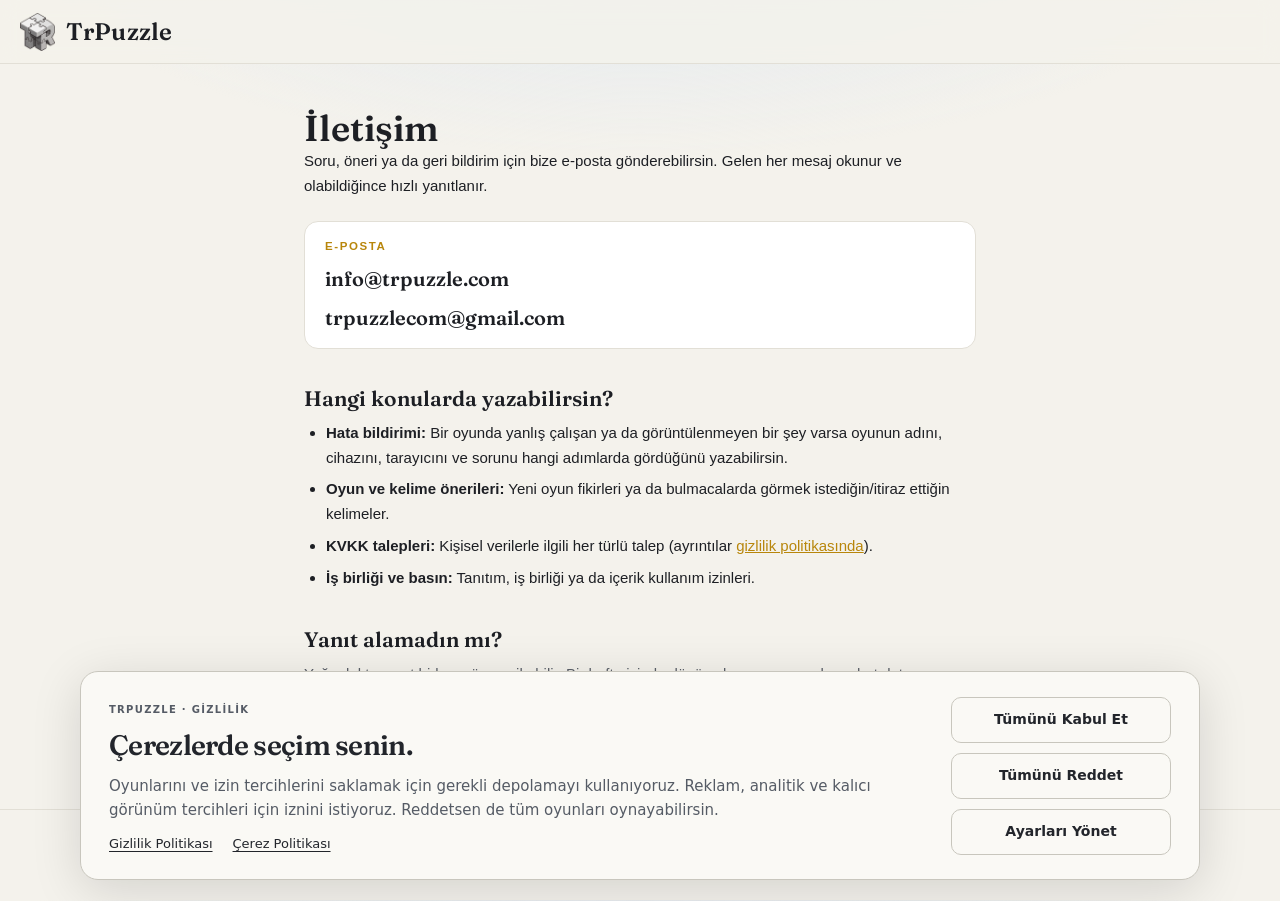
<file: iletisim.html>
<!DOCTYPE html>
<html lang="tr">
<head>
<meta charset="utf-8">
<!-- trpuzzle-consent-start -->
<script>
window.dataLayer = window.dataLayer || [];
window.gtag = window.gtag || function () { window.dataLayer.push(arguments); };
window.gtag('consent', 'default', {
  ad_storage: 'denied', ad_user_data: 'denied', ad_personalization: 'denied',
  analytics_storage: 'denied', functionality_storage: 'denied',
  personalization_storage: 'denied', security_storage: 'granted'
});
window.gtag('set', 'ads_data_redaction', true);
window.gtag('set', 'url_passthrough', false);
</script>
<script src="/assets/consent-state.js?v=20261006"></script>
<script src="/assets/consent-config.js?v=20261006"></script>
<link rel="stylesheet" href="/assets/consent.css?v=20261006">
<script defer id="tp-privacy-script" src="/assets/privacy-controls.js?v=20261006"></script>
<!-- trpuzzle-consent-end -->

<meta name="google-adsense-account" content="ca-pub-7993571496408496">

  <meta name="viewport" content="width=device-width, initial-scale=1.0">

  <title>İletişim - TrPuzzle</title>
  <meta name="description" content="TrPuzzle ile iletişime geç: öneri, hata bildirimi, KVKK talepleri ve iş birlikleri için e-posta adresimiz.">
  <link rel="icon" href="/favicon.ico" sizes="32x32">
  <link rel="icon" type="image/png" href="/assets/favicon.png" sizes="192x192">
  <meta name="theme-color" content="#14161b">
  <link rel="canonical" href="https://trpuzzle.com/iletisim.html">
  <link rel="stylesheet" href="/assets/fonts.css">
  <!-- Stiller inline gömüldü: harici /styles.css isteği başarısız olduğunda
       sayfanın çıplak render olma bug'ını engeller (anasayfayla aynı yaklaşım). -->
  <style>
/* ═══════════════════════════════════════════════════════════
   TrPuzzle - Anasayfa stilleri (gece salonu + aydınlık mod)
   Varsayılan koyu tema; html[data-theme="light"] açık paleti açar.
   Oyun vurgu renkleri kart üzerinde --acc-dark/--acc-lite olarak
   tanımlıdır; aktif temaya göre --acc'e bağlanır.
   ═══════════════════════════════════════════════════════════ */

:root {
  --bg: #14161b;
  --surface: #1d2026;
  --line: #2c3038;
  --ink: #f0ede6;
  --ink-soft: #9aa0ab;
  --gold: #f0c34e;
  --halo: #1c2470;
  --header-bg: rgba(20, 22, 27, 0.82);
  --hover-bg: #262a32;
  --drawer-bg: #191c22;
  --drawer-hover: #232730;
  --btn-border: #3a3f49;
  --btn-hover-ink: #14161b;
  --footer-ink: #6d737e;
  --toast-bg: #f0ede6;
  --toast-ink: #14161b;
  --card-shadow: 0 14px 34px rgba(0, 0, 0, 0.35);
  --display: "Fraunces", Georgia, "Times New Roman", serif;
  --sans: -apple-system, BlinkMacSystemFont, "Segoe UI", "Helvetica Neue", Arial, sans-serif;
}

html[data-theme="light"] {
  --bg: #f4f2ec;
  --surface: #ffffff;
  --line: #e2dfd6;
  --ink: #1d1f24;
  --ink-soft: #5b6068;
  --gold: #b8860b;
  --halo: #dce6f2;
  --header-bg: rgba(244, 242, 236, 0.85);
  --hover-bg: #e9e6de;
  --drawer-bg: #faf9f5;
  --drawer-hover: #edeae2;
  --btn-border: #c9c5ba;
  --btn-hover-ink: #ffffff;
  --footer-ink: #8a8f98;
  --toast-bg: #1d1f24;
  --toast-ink: #f4f2ec;
  --card-shadow: 0 14px 30px rgba(30, 33, 40, 0.12);
}

* { margin: 0; padding: 0; box-sizing: border-box; }

html { -webkit-text-size-adjust: 100%; touch-action: manipulation; }

body {
  font-family: var(--sans);
  background:
    radial-gradient(1100px 480px at 50% -140px, var(--halo) 0%, transparent 62%),
    var(--bg);
  color: var(--ink);
  min-height: 100vh;
  display: flex;
  flex-direction: column;
}

/* Oyun vurgusu: aktif temaya göre çözülür */
.game-card { --acc: var(--acc-dark, var(--gold)); }
html[data-theme="light"] .game-card { --acc: var(--acc-lite, var(--gold)); }

/* ─────────────── Üst bar ─────────────── */

.site-header {
  position: sticky;
  top: 0;
  z-index: 50;
  display: flex;
  align-items: center;
  gap: 12px;
  height: 64px;
  padding: 0 20px;
  background: var(--header-bg);
  backdrop-filter: blur(10px);
  -webkit-backdrop-filter: blur(10px);
  border-bottom: 1px solid var(--line);
}

.menu-btn,
.theme-btn {
  display: inline-flex;
  align-items: center;
  justify-content: center;
  width: 42px;
  height: 42px;
  border: none;
  border-radius: 10px;
  background: transparent;
  color: var(--ink);
  cursor: pointer;
}

.menu-btn:hover,
.theme-btn:hover { background: var(--hover-bg); }

.theme-btn { margin-left: auto; }

/* Tema düğmesi ikonları: koyu temada güneş, açıkta ay görünür */
.theme-btn .icon-sun { display: block; }
.theme-btn .icon-moon { display: none; }
html[data-theme="light"] .theme-btn .icon-sun { display: none; }
html[data-theme="light"] .theme-btn .icon-moon { display: block; }

.brand {
  display: inline-flex;
  align-items: center;
  gap: 11px;
  color: var(--ink);
  text-decoration: none;
  line-height: 1;
}

.brand-logo {
  display: block;
  height: 38px;
  width: auto;
}

.brand-text {
  font-family: var(--display);
  font-weight: 600;
  font-size: 24px;
  letter-spacing: 0.3px;
}

@media (max-width: 720px) {
  .brand-logo { height: 33px; }
  .brand-text { font-size: 21px; }
}

/* ─────────────── Yan menü ─────────────── */

.overlay {
  position: fixed;
  inset: 0;
  z-index: 90;
  background: rgba(0, 0, 0, 0.55);
  opacity: 0;
  pointer-events: none;
  transition: opacity 0.25s ease;
}

.overlay.open { opacity: 1; pointer-events: auto; }

.drawer {
  position: fixed;
  top: 0;
  left: 0;
  bottom: 0;
  z-index: 100;
  width: min(300px, 84vw);
  background: var(--drawer-bg);
  border-right: 1px solid var(--line);
  box-shadow: 8px 0 32px rgba(0, 0, 0, 0.45);
  transform: translateX(-103%);
  transition: transform 0.28s cubic-bezier(0.33, 1, 0.68, 1);
  display: flex;
  flex-direction: column;
}

.drawer.open { transform: translateX(0); }

.drawer-header {
  display: flex;
  align-items: center;
  justify-content: space-between;
  padding: 17px 20px;
  border-bottom: 1px solid var(--line);
}

.drawer-title {
  font-family: var(--display);
  font-weight: 600;
  font-size: 20px;
}

.drawer-close {
  display: inline-flex;
  align-items: center;
  justify-content: center;
  width: 38px;
  height: 38px;
  border: none;
  border-radius: 10px;
  background: transparent;
  color: var(--ink);
  cursor: pointer;
}

.drawer-close:hover { background: var(--hover-bg); }

.drawer-nav {
  padding: 12px 10px;
  overflow-y: auto;
}

.drawer-link {
  display: flex;
  align-items: center;
  gap: 13px;
  padding: 12px 14px;
  border-radius: 10px;
  font-weight: 600;
  font-size: 15.5px;
  color: var(--ink);
  text-decoration: none;
}

.drawer-link:hover { background: var(--drawer-hover); }

.swatch {
  width: 12px;
  height: 12px;
  border-radius: 50%;
  flex-shrink: 0;
}

/* ─────────────── Başlık ─────────────── */

main {
  flex: 1;
  width: 100%;
  max-width: 1060px;
  margin: 0 auto;
  padding: 52px 24px 72px;
}

.page-eyebrow {
  font-size: 12px;
  font-weight: 700;
  letter-spacing: 0.22em;
  text-transform: uppercase;
  color: var(--gold);
}

.page-title {
  font-family: var(--display);
  font-weight: 600;
  font-size: clamp(32px, 4.6vw, 46px);
  line-height: 1.12;
  text-wrap: balance;
  max-width: 15ch;
  margin-top: 10px;
}

.page-subtitle {
  color: var(--ink-soft);
  font-size: 15.5px;
  line-height: 1.5;
  margin-top: 12px;
  margin-bottom: 40px;
  max-width: 46ch;
}

/* ─────────────── Oyun kartları ─────────────── */

.games-grid {
  display: grid;
  grid-template-columns: repeat(3, 1fr);
  gap: 18px;
}

.game-card {
  position: relative;
  display: flex;
  flex-direction: column;
  gap: 14px;
  padding: 24px 22px 22px;
  background: var(--surface);
  border: 1px solid var(--line);
  border-radius: 16px;
  transition: transform 0.18s ease, border-color 0.18s ease, box-shadow 0.18s ease;
}

.game-card:hover {
  transform: translateY(-4px);
  border-color: color-mix(in srgb, var(--acc) 55%, var(--line));
  box-shadow: var(--card-shadow);
}

.card-icon {
  display: flex;
  align-items: center;
  justify-content: center;
  width: 68px;
  height: 68px;
  border-radius: 14px;
  background: color-mix(in srgb, var(--acc) 12%, transparent);
  color: var(--acc);
}

.card-icon svg,
.card-icon img,
.card-icon .card-logo {
  display: block;
  width: 42px;
  height: 42px;
  object-fit: contain;
}

/* Çizgi-sanat logolar: mask ile vurgu rengine (currentColor) boyanır - tüm
   kart ikonlarıyla tutarlı, koyu/aydınlık temaya otomatik uyar */
.card-logo {
  background-color: currentColor;
  -webkit-mask-position: center;
  mask-position: center;
  -webkit-mask-repeat: no-repeat;
  mask-repeat: no-repeat;
  -webkit-mask-size: contain;
  mask-size: contain;
}

.card-logo-tilkile {
  -webkit-mask-image: url(assets/tilkile.png);
  mask-image: url(assets/tilkile.png);
}

.card-name {
  font-family: var(--display);
  font-weight: 600;
  font-size: 24px;
  line-height: 1.15;
  color: var(--ink);
}

.card-desc {
  font-size: 13.5px;
  line-height: 1.5;
  color: var(--ink-soft);
}

.card-foot {
  margin-top: auto;
  padding-top: 6px;
}

/* ─────────────── Tanıtım bölümü ─────────────── */

.about-band {
  margin-top: 56px;
  padding-top: 34px;
  border-top: 1px solid var(--line);
  max-width: 68ch;
}

.about-band h2 {
  font-family: var(--display);
  font-weight: 600;
  font-size: 24px;
  margin-bottom: 12px;
  text-wrap: balance;
}

.about-band p {
  font-size: 15px;
  line-height: 1.7;
  color: var(--ink-soft);
}

.about-band p + p { margin-top: 12px; }

.about-band a { color: var(--gold); }

/* ─────────────── Butonlar ─────────────── */

.btn {
  display: inline-flex;
  align-items: center;
  justify-content: center;
  gap: 8px;
  width: 100%;
  height: 44px;
  border: 1px solid var(--btn-border);
  border-radius: 999px;
  background: transparent;
  color: var(--ink);
  font-family: var(--sans);
  font-weight: 700;
  font-size: 14.5px;
  letter-spacing: 0.02em;
  text-decoration: none;
  cursor: pointer;
  transition: background 0.16s ease, color 0.16s ease, border-color 0.16s ease;
}

.btn:hover {
  background: var(--acc, var(--gold));
  border-color: var(--acc, var(--gold));
  color: var(--btn-hover-ink);
}

.btn:active { transform: translateY(1px); }

/* Klavye odağı */
.btn:focus-visible,
.menu-btn:focus-visible,
.theme-btn:focus-visible,
.drawer-close:focus-visible,
.drawer-link:focus-visible,
.brand:focus-visible {
  outline: 2px solid var(--gold);
  outline-offset: 3px;
}

/* ─────────────── Alt bilgi ─────────────── */

.site-footer {
  border-top: 1px solid var(--line);
  padding: 22px 24px 30px;
  text-align: center;
  color: var(--footer-ink);
  font-size: 13px;
}

.footer-links {
  display: flex;
  justify-content: center;
  gap: 18px;
  margin-top: 8px;
}

.footer-links a {
  color: var(--footer-ink);
  text-decoration: underline;
  text-underline-offset: 3px;
}

.footer-links a:hover { color: var(--ink); }

/* ─────────────── Toast ─────────────── */

.toast {
  position: fixed;
  left: 50%;
  bottom: 30px;
  z-index: 200;
  transform: translateX(-50%) translateY(16px);
  background: var(--toast-bg);
  color: var(--toast-ink);
  font-weight: 700;
  font-size: 14.5px;
  padding: 12px 22px;
  border-radius: 999px;
  box-shadow: 0 10px 30px rgba(0, 0, 0, 0.5);
  opacity: 0;
  pointer-events: none;
  transition: opacity 0.22s ease, transform 0.22s ease;
  max-width: calc(100vw - 40px);
  text-align: center;
}

.toast.show {
  opacity: 1;
  transform: translateX(-50%) translateY(0);
}

/* ─────────────── Duyarlı düzen ─────────────── */

@media (max-width: 880px) {
  .games-grid { grid-template-columns: repeat(2, 1fr); gap: 14px; }
  main { padding: 38px 18px 56px; }

  .game-card { padding: 20px 16px 18px; gap: 12px; }
  .card-icon { width: 58px; height: 58px; border-radius: 12px; }
  .card-icon svg, .card-icon img, .card-icon .card-logo { width: 36px; height: 36px; }
  .card-name { font-size: 20px; }
  .btn { height: 42px; font-size: 14px; }
}

/* Dar ekranda kartlar kompakt satırlara dönüşür */
@media (max-width: 560px) {
  .games-grid { grid-template-columns: 1fr; gap: 12px; }

  .game-card {
    flex-direction: row;
    align-items: center;
    gap: 14px;
    padding: 14px 14px 14px 16px;
  }

  .card-icon {
    width: 52px;
    height: 52px;
    border-radius: 12px;
    flex-shrink: 0;
  }
  .card-icon svg, .card-icon img, .card-icon .card-logo { width: 32px; height: 32px; }

  .card-name { flex: 1; font-size: 21px; }
  .card-desc { display: none; }

  .card-foot { margin: 0; padding: 0; }
  .btn { width: auto; height: 40px; padding: 0 22px; font-size: 14px; }
}

/* Hareket azaltma tercihi */
@media (prefers-reduced-motion: reduce) {
  .game-card, .btn, .drawer, .overlay, .toast { transition: none; }
  .game-card:hover { transform: none; }
}
  </style>
  <style>
    .legal {
      flex: 1;
      width: 100%;
      max-width: 720px;
      margin: 0 auto;
      padding: 44px 24px 72px;
    }
    .legal h1 {
      font-family: var(--display);
      font-weight: 600;
      font-size: clamp(28px, 4vw, 36px);
      line-height: 1.15;
      text-wrap: balance;
    }
    .legal h2 {
      font-family: var(--display);
      font-weight: 600;
      font-size: 21px;
      margin-top: 36px;
      margin-bottom: 10px;
    }
    .legal p, .legal li { font-size: 15px; line-height: 1.65; color: var(--ink); }
    .legal p + p { margin-top: 10px; }
    .legal ul { padding-left: 22px; margin-top: 8px; display: grid; gap: 7px; }
    .legal a { color: var(--gold); }
    .legal .soft { color: var(--ink-soft); }
    .eposta-kart {
      margin-top: 22px;
      display: flex;
      flex-wrap: wrap;
      align-items: center;
      gap: 14px;
      background: var(--surface);
      border: 1px solid var(--line);
      border-radius: 14px;
      padding: 18px 20px;
    }
    .eposta-kart .adres {
      font-family: var(--display);
      font-weight: 600;
      font-size: clamp(16px, 3.4vw, 20px);
      color: var(--ink);
      text-decoration: none;
      word-break: break-all;
      flex-basis: 100%;
    }
    .eposta-kart .adres:hover { color: var(--gold); }
    .eposta-kart .etiket {
      font-size: 11.5px;
      font-weight: 700;
      letter-spacing: .14em;
      text-transform: uppercase;
      color: var(--gold);
      flex-basis: 100%;
    }
  </style>

</head>
<body>

  <script>
    (function () {
      var saved = null;
      try { saved = window.TrPuzzlePreferences.getItem("trpuzzle-theme"); } catch (e) {}
      var theme = saved === "light" || saved === "dark"
        ? saved
        : (window.matchMedia && window.matchMedia("(prefers-color-scheme: light)").matches ? "light" : "dark");
      document.documentElement.setAttribute("data-theme", theme);
    })();
  </script>

  <header class="site-header">
    <a class="brand" href="/">
      <img class="brand-logo" src="/assets/logo.png" alt="">
      <span class="brand-text">TrPuzzle</span>
    </a>
  </header>

  <main class="legal">
    <h1>İletişim</h1>
    <p>
      Soru, öneri ya da geri bildirim için bize e-posta gönderebilirsin.
      Gelen her mesaj okunur ve olabildiğince hızlı yanıtlanır.
    </p>

    <div class="eposta-kart">
      <span class="etiket">E-posta</span>
      <a class="adres" href="mailto:info@trpuzzle.com">info@trpuzzle.com</a>
      <a class="adres" href="mailto:trpuzzlecom@gmail.com">trpuzzlecom@gmail.com</a>
    </div>

    <h2>Hangi konularda yazabilirsin?</h2>
    <ul>
      <li><strong>Hata bildirimi:</strong> Bir oyunda yanlış çalışan ya da görüntülenmeyen bir şey varsa oyunun adını, cihazını, tarayıcını ve sorunu hangi adımlarda gördüğünü yazabilirsin.</li>
      <li><strong>Oyun ve kelime önerileri:</strong> Yeni oyun fikirleri ya da bulmacalarda görmek istediğin/itiraz ettiğin kelimeler.</li>
      <li><strong>KVKK talepleri:</strong> Kişisel verilerle ilgili her türlü talep (ayrıntılar <a href="/gizlilik.html">gizlilik politikasında</a>).</li>
      <li><strong>İş birliği ve basın:</strong> Tanıtım, iş birliği ya da içerik kullanım izinleri.</li>
    </ul>

    <h2>Yanıt alamadın mı?</h2>
    <p class="soft">
      Yoğunlukta yanıt birkaç gün gecikebilir. Bir hafta içinde dönüş olmazsa aynı
      adrese hatırlatma yazmaktan çekinme, spam klasörünü kontrol etmeyi de unutma.
    </p>
  </main>

  <footer class="site-footer">
    <p>© 2026 trpuzzle.com · Her gün yeni bulmacalar.</p>
    <nav class="footer-links">
      <a href="/hakkinda.html">Hakkımızda</a>
      <a href="/iletisim.html">İletişim</a>
      <a href="/gizlilik.html">Gizlilik Politikası</a>
      <a href="/kosullar.html">Kullanım Koşulları</a>

      <a class="tp-privacy-link" href="/cerez-politikasi.html" data-privacy-preferences>Çerez Ayarları</a>
    </nav>
  </footer>

</body>
</html>
</file>
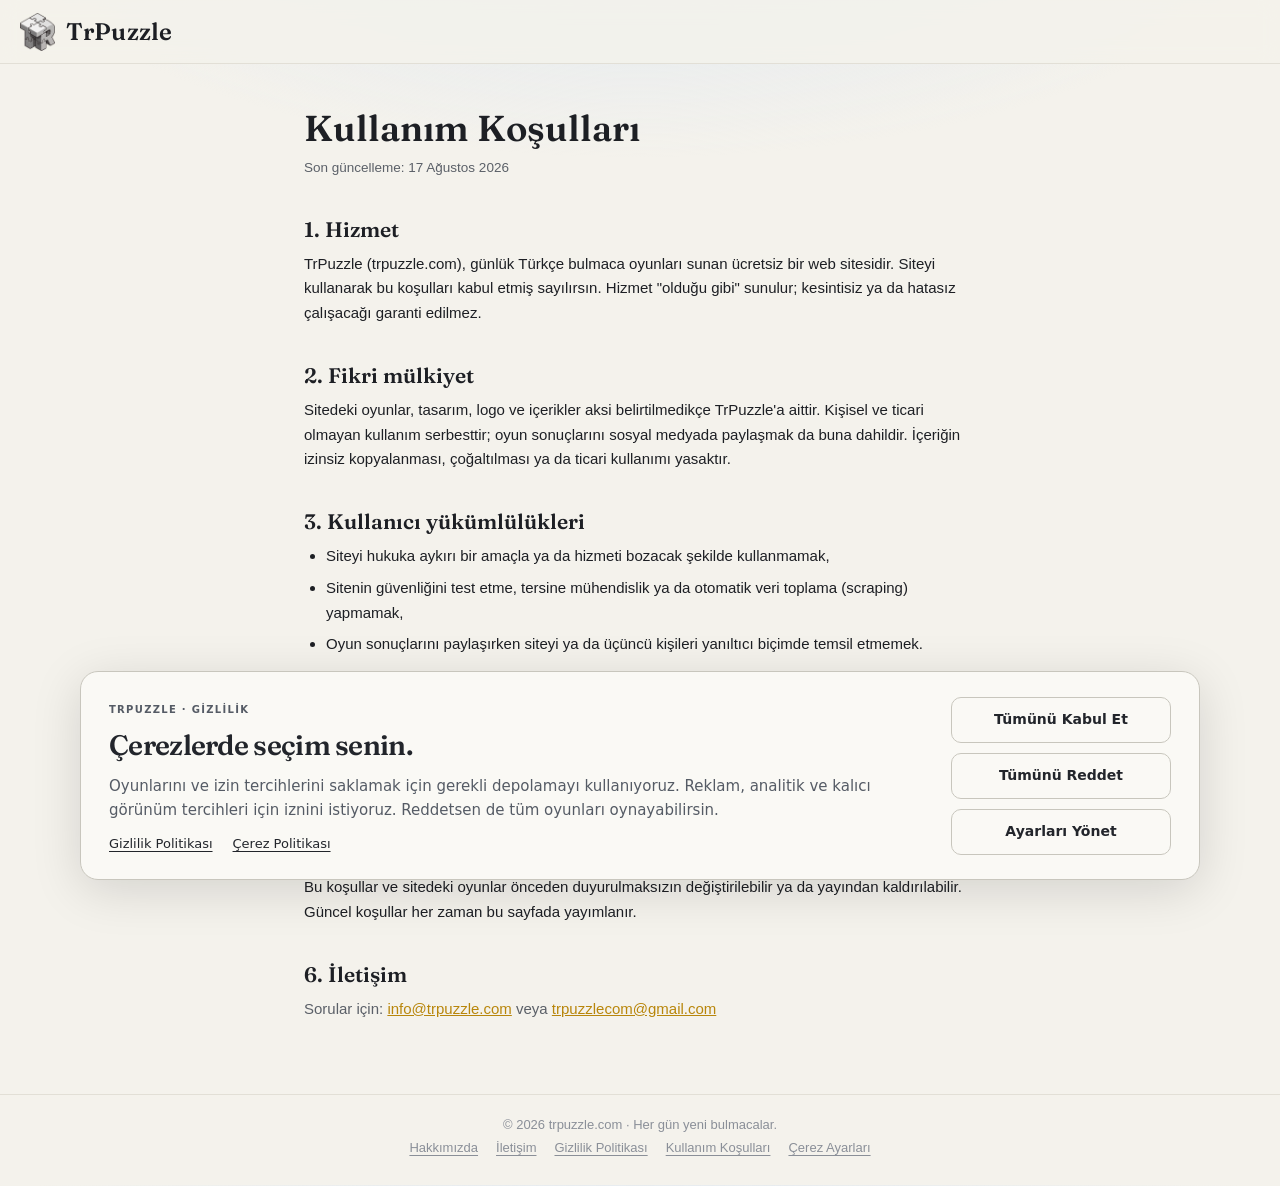
<file: kosullar.html>
<!DOCTYPE html>
<html lang="tr">
<head>
<meta charset="utf-8">
<!-- trpuzzle-consent-start -->
<script>
window.dataLayer = window.dataLayer || [];
window.gtag = window.gtag || function () { window.dataLayer.push(arguments); };
window.gtag('consent', 'default', {
  ad_storage: 'denied', ad_user_data: 'denied', ad_personalization: 'denied',
  analytics_storage: 'denied', functionality_storage: 'denied',
  personalization_storage: 'denied', security_storage: 'granted'
});
window.gtag('set', 'ads_data_redaction', true);
window.gtag('set', 'url_passthrough', false);
</script>
<script src="/assets/consent-state.js?v=20261006"></script>
<script src="/assets/consent-config.js?v=20261006"></script>
<link rel="stylesheet" href="/assets/consent.css?v=20261006">
<script defer id="tp-privacy-script" src="/assets/privacy-controls.js?v=20261006"></script>
<!-- trpuzzle-consent-end -->

<meta name="google-adsense-account" content="ca-pub-7993571496408496">

  <meta name="viewport" content="width=device-width, initial-scale=1.0">

  <title>Kullanım Koşulları - TrPuzzle</title>
  <meta name="description" content="TrPuzzle kullanım koşulları.">
  <link rel="icon" href="/favicon.ico" sizes="32x32">
  <link rel="icon" type="image/png" href="/assets/favicon.png" sizes="192x192">
  <meta name="theme-color" content="#14161b">
  <link rel="canonical" href="https://trpuzzle.com/kosullar.html">
  <link rel="stylesheet" href="/assets/fonts.css">
  <!-- Stiller inline gömüldü: harici /styles.css isteği başarısız olduğunda
       sayfanın çıplak render olma bug'ını engeller (anasayfayla aynı yaklaşım). -->
  <style>
/* ═══════════════════════════════════════════════════════════
   TrPuzzle - Anasayfa stilleri (gece salonu + aydınlık mod)
   Varsayılan koyu tema; html[data-theme="light"] açık paleti açar.
   Oyun vurgu renkleri kart üzerinde --acc-dark/--acc-lite olarak
   tanımlıdır; aktif temaya göre --acc'e bağlanır.
   ═══════════════════════════════════════════════════════════ */

:root {
  --bg: #14161b;
  --surface: #1d2026;
  --line: #2c3038;
  --ink: #f0ede6;
  --ink-soft: #9aa0ab;
  --gold: #f0c34e;
  --halo: #1c2470;
  --header-bg: rgba(20, 22, 27, 0.82);
  --hover-bg: #262a32;
  --drawer-bg: #191c22;
  --drawer-hover: #232730;
  --btn-border: #3a3f49;
  --btn-hover-ink: #14161b;
  --footer-ink: #6d737e;
  --toast-bg: #f0ede6;
  --toast-ink: #14161b;
  --card-shadow: 0 14px 34px rgba(0, 0, 0, 0.35);
  --display: "Fraunces", Georgia, "Times New Roman", serif;
  --sans: -apple-system, BlinkMacSystemFont, "Segoe UI", "Helvetica Neue", Arial, sans-serif;
}

html[data-theme="light"] {
  --bg: #f4f2ec;
  --surface: #ffffff;
  --line: #e2dfd6;
  --ink: #1d1f24;
  --ink-soft: #5b6068;
  --gold: #b8860b;
  --halo: #dce6f2;
  --header-bg: rgba(244, 242, 236, 0.85);
  --hover-bg: #e9e6de;
  --drawer-bg: #faf9f5;
  --drawer-hover: #edeae2;
  --btn-border: #c9c5ba;
  --btn-hover-ink: #ffffff;
  --footer-ink: #8a8f98;
  --toast-bg: #1d1f24;
  --toast-ink: #f4f2ec;
  --card-shadow: 0 14px 30px rgba(30, 33, 40, 0.12);
}

* { margin: 0; padding: 0; box-sizing: border-box; }

html { -webkit-text-size-adjust: 100%; touch-action: manipulation; }

body {
  font-family: var(--sans);
  background:
    radial-gradient(1100px 480px at 50% -140px, var(--halo) 0%, transparent 62%),
    var(--bg);
  color: var(--ink);
  min-height: 100vh;
  display: flex;
  flex-direction: column;
}

/* Oyun vurgusu: aktif temaya göre çözülür */
.game-card { --acc: var(--acc-dark, var(--gold)); }
html[data-theme="light"] .game-card { --acc: var(--acc-lite, var(--gold)); }

/* ─────────────── Üst bar ─────────────── */

.site-header {
  position: sticky;
  top: 0;
  z-index: 50;
  display: flex;
  align-items: center;
  gap: 12px;
  height: 64px;
  padding: 0 20px;
  background: var(--header-bg);
  backdrop-filter: blur(10px);
  -webkit-backdrop-filter: blur(10px);
  border-bottom: 1px solid var(--line);
}

.menu-btn,
.theme-btn {
  display: inline-flex;
  align-items: center;
  justify-content: center;
  width: 42px;
  height: 42px;
  border: none;
  border-radius: 10px;
  background: transparent;
  color: var(--ink);
  cursor: pointer;
}

.menu-btn:hover,
.theme-btn:hover { background: var(--hover-bg); }

.theme-btn { margin-left: auto; }

/* Tema düğmesi ikonları: koyu temada güneş, açıkta ay görünür */
.theme-btn .icon-sun { display: block; }
.theme-btn .icon-moon { display: none; }
html[data-theme="light"] .theme-btn .icon-sun { display: none; }
html[data-theme="light"] .theme-btn .icon-moon { display: block; }

.brand {
  display: inline-flex;
  align-items: center;
  gap: 11px;
  color: var(--ink);
  text-decoration: none;
  line-height: 1;
}

.brand-logo {
  display: block;
  height: 38px;
  width: auto;
}

.brand-text {
  font-family: var(--display);
  font-weight: 600;
  font-size: 24px;
  letter-spacing: 0.3px;
}

@media (max-width: 720px) {
  .brand-logo { height: 33px; }
  .brand-text { font-size: 21px; }
}

/* ─────────────── Yan menü ─────────────── */

.overlay {
  position: fixed;
  inset: 0;
  z-index: 90;
  background: rgba(0, 0, 0, 0.55);
  opacity: 0;
  pointer-events: none;
  transition: opacity 0.25s ease;
}

.overlay.open { opacity: 1; pointer-events: auto; }

.drawer {
  position: fixed;
  top: 0;
  left: 0;
  bottom: 0;
  z-index: 100;
  width: min(300px, 84vw);
  background: var(--drawer-bg);
  border-right: 1px solid var(--line);
  box-shadow: 8px 0 32px rgba(0, 0, 0, 0.45);
  transform: translateX(-103%);
  transition: transform 0.28s cubic-bezier(0.33, 1, 0.68, 1);
  display: flex;
  flex-direction: column;
}

.drawer.open { transform: translateX(0); }

.drawer-header {
  display: flex;
  align-items: center;
  justify-content: space-between;
  padding: 17px 20px;
  border-bottom: 1px solid var(--line);
}

.drawer-title {
  font-family: var(--display);
  font-weight: 600;
  font-size: 20px;
}

.drawer-close {
  display: inline-flex;
  align-items: center;
  justify-content: center;
  width: 38px;
  height: 38px;
  border: none;
  border-radius: 10px;
  background: transparent;
  color: var(--ink);
  cursor: pointer;
}

.drawer-close:hover { background: var(--hover-bg); }

.drawer-nav {
  padding: 12px 10px;
  overflow-y: auto;
}

.drawer-link {
  display: flex;
  align-items: center;
  gap: 13px;
  padding: 12px 14px;
  border-radius: 10px;
  font-weight: 600;
  font-size: 15.5px;
  color: var(--ink);
  text-decoration: none;
}

.drawer-link:hover { background: var(--drawer-hover); }

.swatch {
  width: 12px;
  height: 12px;
  border-radius: 50%;
  flex-shrink: 0;
}

/* ─────────────── Başlık ─────────────── */

main {
  flex: 1;
  width: 100%;
  max-width: 1060px;
  margin: 0 auto;
  padding: 52px 24px 72px;
}

.page-eyebrow {
  font-size: 12px;
  font-weight: 700;
  letter-spacing: 0.22em;
  text-transform: uppercase;
  color: var(--gold);
}

.page-title {
  font-family: var(--display);
  font-weight: 600;
  font-size: clamp(32px, 4.6vw, 46px);
  line-height: 1.12;
  text-wrap: balance;
  max-width: 15ch;
  margin-top: 10px;
}

.page-subtitle {
  color: var(--ink-soft);
  font-size: 15.5px;
  line-height: 1.5;
  margin-top: 12px;
  margin-bottom: 40px;
  max-width: 46ch;
}

/* ─────────────── Oyun kartları ─────────────── */

.games-grid {
  display: grid;
  grid-template-columns: repeat(3, 1fr);
  gap: 18px;
}

.game-card {
  position: relative;
  display: flex;
  flex-direction: column;
  gap: 14px;
  padding: 24px 22px 22px;
  background: var(--surface);
  border: 1px solid var(--line);
  border-radius: 16px;
  transition: transform 0.18s ease, border-color 0.18s ease, box-shadow 0.18s ease;
}

.game-card:hover {
  transform: translateY(-4px);
  border-color: color-mix(in srgb, var(--acc) 55%, var(--line));
  box-shadow: var(--card-shadow);
}

.card-icon {
  display: flex;
  align-items: center;
  justify-content: center;
  width: 68px;
  height: 68px;
  border-radius: 14px;
  background: color-mix(in srgb, var(--acc) 12%, transparent);
  color: var(--acc);
}

.card-icon svg,
.card-icon img,
.card-icon .card-logo {
  display: block;
  width: 42px;
  height: 42px;
  object-fit: contain;
}

/* Çizgi-sanat logolar: mask ile vurgu rengine (currentColor) boyanır - tüm
   kart ikonlarıyla tutarlı, koyu/aydınlık temaya otomatik uyar */
.card-logo {
  background-color: currentColor;
  -webkit-mask-position: center;
  mask-position: center;
  -webkit-mask-repeat: no-repeat;
  mask-repeat: no-repeat;
  -webkit-mask-size: contain;
  mask-size: contain;
}

.card-logo-tilkile {
  -webkit-mask-image: url(assets/tilkile.png);
  mask-image: url(assets/tilkile.png);
}

.card-name {
  font-family: var(--display);
  font-weight: 600;
  font-size: 24px;
  line-height: 1.15;
  color: var(--ink);
}

.card-desc {
  font-size: 13.5px;
  line-height: 1.5;
  color: var(--ink-soft);
}

.card-foot {
  margin-top: auto;
  padding-top: 6px;
}

/* ─────────────── Tanıtım bölümü ─────────────── */

.about-band {
  margin-top: 56px;
  padding-top: 34px;
  border-top: 1px solid var(--line);
  max-width: 68ch;
}

.about-band h2 {
  font-family: var(--display);
  font-weight: 600;
  font-size: 24px;
  margin-bottom: 12px;
  text-wrap: balance;
}

.about-band p {
  font-size: 15px;
  line-height: 1.7;
  color: var(--ink-soft);
}

.about-band p + p { margin-top: 12px; }

.about-band a { color: var(--gold); }

/* ─────────────── Butonlar ─────────────── */

.btn {
  display: inline-flex;
  align-items: center;
  justify-content: center;
  gap: 8px;
  width: 100%;
  height: 44px;
  border: 1px solid var(--btn-border);
  border-radius: 999px;
  background: transparent;
  color: var(--ink);
  font-family: var(--sans);
  font-weight: 700;
  font-size: 14.5px;
  letter-spacing: 0.02em;
  text-decoration: none;
  cursor: pointer;
  transition: background 0.16s ease, color 0.16s ease, border-color 0.16s ease;
}

.btn:hover {
  background: var(--acc, var(--gold));
  border-color: var(--acc, var(--gold));
  color: var(--btn-hover-ink);
}

.btn:active { transform: translateY(1px); }

/* Klavye odağı */
.btn:focus-visible,
.menu-btn:focus-visible,
.theme-btn:focus-visible,
.drawer-close:focus-visible,
.drawer-link:focus-visible,
.brand:focus-visible {
  outline: 2px solid var(--gold);
  outline-offset: 3px;
}

/* ─────────────── Alt bilgi ─────────────── */

.site-footer {
  border-top: 1px solid var(--line);
  padding: 22px 24px 30px;
  text-align: center;
  color: var(--footer-ink);
  font-size: 13px;
}

.footer-links {
  display: flex;
  justify-content: center;
  gap: 18px;
  margin-top: 8px;
}

.footer-links a {
  color: var(--footer-ink);
  text-decoration: underline;
  text-underline-offset: 3px;
}

.footer-links a:hover { color: var(--ink); }

/* ─────────────── Toast ─────────────── */

.toast {
  position: fixed;
  left: 50%;
  bottom: 30px;
  z-index: 200;
  transform: translateX(-50%) translateY(16px);
  background: var(--toast-bg);
  color: var(--toast-ink);
  font-weight: 700;
  font-size: 14.5px;
  padding: 12px 22px;
  border-radius: 999px;
  box-shadow: 0 10px 30px rgba(0, 0, 0, 0.5);
  opacity: 0;
  pointer-events: none;
  transition: opacity 0.22s ease, transform 0.22s ease;
  max-width: calc(100vw - 40px);
  text-align: center;
}

.toast.show {
  opacity: 1;
  transform: translateX(-50%) translateY(0);
}

/* ─────────────── Duyarlı düzen ─────────────── */

@media (max-width: 880px) {
  .games-grid { grid-template-columns: repeat(2, 1fr); gap: 14px; }
  main { padding: 38px 18px 56px; }

  .game-card { padding: 20px 16px 18px; gap: 12px; }
  .card-icon { width: 58px; height: 58px; border-radius: 12px; }
  .card-icon svg, .card-icon img, .card-icon .card-logo { width: 36px; height: 36px; }
  .card-name { font-size: 20px; }
  .btn { height: 42px; font-size: 14px; }
}

/* Dar ekranda kartlar kompakt satırlara dönüşür */
@media (max-width: 560px) {
  .games-grid { grid-template-columns: 1fr; gap: 12px; }

  .game-card {
    flex-direction: row;
    align-items: center;
    gap: 14px;
    padding: 14px 14px 14px 16px;
  }

  .card-icon {
    width: 52px;
    height: 52px;
    border-radius: 12px;
    flex-shrink: 0;
  }
  .card-icon svg, .card-icon img, .card-icon .card-logo { width: 32px; height: 32px; }

  .card-name { flex: 1; font-size: 21px; }
  .card-desc { display: none; }

  .card-foot { margin: 0; padding: 0; }
  .btn { width: auto; height: 40px; padding: 0 22px; font-size: 14px; }
}

/* Hareket azaltma tercihi */
@media (prefers-reduced-motion: reduce) {
  .game-card, .btn, .drawer, .overlay, .toast { transition: none; }
  .game-card:hover { transform: none; }
}
  </style>
  <style>
    .legal {
      flex: 1;
      width: 100%;
      max-width: 720px;
      margin: 0 auto;
      padding: 44px 24px 72px;
    }
    .legal h1 {
      font-family: var(--display);
      font-weight: 600;
      font-size: clamp(28px, 4vw, 36px);
      line-height: 1.15;
      text-wrap: balance;
    }
    .legal .updated { color: var(--ink-soft); font-size: 13.5px; margin-top: 8px; }
    .legal h2 {
      font-family: var(--display);
      font-weight: 600;
      font-size: 21px;
      margin-top: 36px;
      margin-bottom: 10px;
    }
    .legal p, .legal li { font-size: 15px; line-height: 1.65; color: var(--ink); }
    .legal p + p { margin-top: 10px; }
    .legal ul { padding-left: 22px; margin-top: 8px; display: grid; gap: 7px; }
    .legal a { color: var(--gold); }
    .legal .soft { color: var(--ink-soft); }
  </style>

</head>
<body>

  <script>
    (function () {
      var saved = null;
      try { saved = window.TrPuzzlePreferences.getItem("trpuzzle-theme"); } catch (e) {}
      var theme = saved === "light" || saved === "dark"
        ? saved
        : (window.matchMedia && window.matchMedia("(prefers-color-scheme: light)").matches ? "light" : "dark");
      document.documentElement.setAttribute("data-theme", theme);
    })();
  </script>

  <header class="site-header">
    <a class="brand" href="/">
      <img class="brand-logo" src="/assets/logo.png" alt="">
      <span class="brand-text">TrPuzzle</span>
    </a>
  </header>

  <main class="legal">
    <h1>Kullanım Koşulları</h1>
    <p class="updated">Son güncelleme: 17 Ağustos 2026</p>

    <h2>1. Hizmet</h2>
    <p>
      TrPuzzle (trpuzzle.com), günlük Türkçe bulmaca oyunları sunan ücretsiz bir web sitesidir.
      Siteyi kullanarak bu koşulları kabul etmiş sayılırsın. Hizmet "olduğu gibi" sunulur;
      kesintisiz ya da hatasız çalışacağı garanti edilmez.
    </p>

    <h2>2. Fikri mülkiyet</h2>
    <p>
      Sitedeki oyunlar, tasarım, logo ve içerikler aksi belirtilmedikçe TrPuzzle'a aittir.
      Kişisel ve ticari olmayan kullanım serbesttir; oyun sonuçlarını sosyal medyada paylaşmak
      da buna dahildir. İçeriğin izinsiz kopyalanması, çoğaltılması ya da ticari kullanımı yasaktır.
    </p>

    <h2>3. Kullanıcı yükümlülükleri</h2>
    <ul>
      <li>Siteyi hukuka aykırı bir amaçla ya da hizmeti bozacak şekilde kullanmamak,</li>
      <li>Sitenin güvenliğini test etme, tersine mühendislik ya da otomatik veri toplama (scraping) yapmamak,</li>
      <li>Oyun sonuçlarını paylaşırken siteyi ya da üçüncü kişileri yanıltıcı biçimde temsil etmemek.</li>
    </ul>

    <h2>4. Sorumluluğun sınırı</h2>
    <p>
      Site ücretsiz bir hizmettir; kullanımından doğabilecek dolaylı zararlardan işletmeci
      sorumlu tutulamaz. Tarayıcının yerel depolamasındaki oyun verilerinin
      kaybolması durumunda geri getirme garantisi verilmez.
    </p>

    <h2>5. Değişiklikler</h2>
    <p>
      Bu koşullar ve sitedeki oyunlar önceden duyurulmaksızın değiştirilebilir ya da
      yayından kaldırılabilir. Güncel koşullar her zaman bu sayfada yayımlanır.
    </p>

    <h2>6. İletişim</h2>
    <p class="soft">
      Sorular için: <a href="mailto:info@trpuzzle.com">info@trpuzzle.com</a> veya
      <a href="mailto:trpuzzlecom@gmail.com">trpuzzlecom@gmail.com</a>
    </p>
  </main>

  <footer class="site-footer">
    <p>© 2026 trpuzzle.com · Her gün yeni bulmacalar.</p>
    <nav class="footer-links">
      <a href="/hakkinda.html">Hakkımızda</a>
      <a href="/iletisim.html">İletişim</a>
      <a href="/gizlilik.html">Gizlilik Politikası</a>
      <a href="/kosullar.html">Kullanım Koşulları</a>

      <a class="tp-privacy-link" href="/cerez-politikasi.html" data-privacy-preferences>Çerez Ayarları</a>
    </nav>
  </footer>

</body>
</html>
</file>
<file: assets/consent.css>
#tp-consent{--cmp-bg:#faf9f5;--cmp-ink:#22252b;--cmp-muted:#555b65;--cmp-border:#c8c6bd;--cmp-hover:#eceae2;--cmp-focus:#805b09;font:15px/1.6 system-ui,-apple-system,"Segoe UI",sans-serif;color:var(--cmp-ink);text-align:left}
#tp-consent *,#tp-consent *::before,#tp-consent *::after{box-sizing:border-box}
#tp-consent [hidden]{display:none!important}
#tp-consent h2{font:600 clamp(22px,3vw,28px)/1.22 var(--display,Georgia,serif);color:var(--cmp-ink);margin:8px 0 12px;letter-spacing:-.025em}
#tp-consent p{color:var(--cmp-muted);font:inherit;margin:0 0 12px}
#tp-consent .tp-consent-eyebrow{font-size:10px;font-weight:750;letter-spacing:.13em;color:var(--cmp-muted)}
#tp-consent button{font:600 14px/1.35 system-ui,sans-serif;letter-spacing:normal;text-transform:none;cursor:pointer;color:var(--cmp-ink);background:var(--cmp-bg);border:1px solid var(--cmp-border);border-radius:10px;min-height:46px;padding:11px 14px;box-shadow:none;margin:0;white-space:normal}
#tp-consent button:hover{background:var(--cmp-hover)}
#tp-consent :is(button,a,input):focus-visible,.tp-privacy-link:focus-visible{outline:3px solid var(--cmp-focus);outline-offset:3px}
#tp-consent .tp-consent-banner{position:fixed;z-index:2147483000;inset:auto 20px 20px;max-width:1120px;margin:auto;padding:24px 28px;background:var(--cmp-bg);border:1px solid var(--cmp-border);border-radius:18px;box-shadow:0 10px 50px #0002;display:grid;grid-template-columns:minmax(0,1fr) 220px;gap:28px;max-height:calc(100dvh - 32px);overflow:auto;overscroll-behavior:contain}
#tp-consent .tp-consent-actions{display:grid;grid-template-columns:repeat(3,minmax(0,1fr));gap:10px;align-items:stretch;margin-top:18px}
#tp-consent .tp-consent-banner .tp-consent-actions{grid-template-columns:1fr;align-content:center;margin:0}
#tp-consent .tp-consent-links{display:flex;gap:8px 20px;flex-wrap:wrap;margin:12px 0 0}
#tp-consent a{color:var(--cmp-ink);font-size:13px;text-decoration:underline;text-underline-offset:3px}
#tp-consent .tp-consent-dialog{position:fixed;inset:0;width:min(640px,calc(100% - 28px));max-height:calc(100dvh - 28px);height:fit-content;margin:auto;padding:26px;background:var(--cmp-bg);color:var(--cmp-ink);border:1px solid var(--cmp-border);border-radius:20px;box-shadow:0 18px 80px #0004;overflow:auto;overscroll-behavior:contain;font:inherit;text-align:left}
#tp-consent .tp-consent-dialog::backdrop{background:#1119}
#tp-consent .tp-consent-heading{display:flex;align-items:center;justify-content:space-between;gap:16px;margin-bottom:12px}
#tp-consent .tp-consent-heading button{font-size:12px;min-height:40px;padding:8px 12px}
#tp-consent .tp-consent-categories{margin:20px 0;border-top:1px solid var(--cmp-border)}
#tp-consent label{display:flex;align-items:center;justify-content:space-between;gap:20px;border-bottom:1px solid var(--cmp-border);padding:17px 0;cursor:pointer}
#tp-consent strong{display:block;color:var(--cmp-ink);font-size:15px;font-weight:700}
#tp-consent small{display:block;font-size:13px;line-height:1.55;color:var(--cmp-muted);margin-top:4px}
#tp-consent input[type=checkbox]{display:block;appearance:auto;position:static;opacity:1;width:24px;height:24px;flex:0 0 24px;margin:0;accent-color:var(--cmp-ink);cursor:pointer}
#tp-consent input:disabled{cursor:default}
#tp-consent .tp-consent-status{font-size:13px;margin-top:12px}
#tp-consent .tp-consent-status:empty{display:none}
#tp-consent .tp-consent-sr{position:absolute;width:1px;height:1px;padding:0;overflow:hidden;clip-path:inset(50%);white-space:nowrap}
.tp-privacy-link{font:inherit;color:inherit;text-decoration:underline;text-underline-offset:3px;cursor:pointer}
footer nav{flex-wrap:wrap}
html[data-theme=dark] #tp-consent,body.dark #tp-consent{--cmp-bg:#212329;--cmp-ink:#f4f2ec;--cmp-muted:#c2c5cd;--cmp-border:#626570;--cmp-hover:#30333b;--cmp-focus:#e9c875;color-scheme:dark}
@media(prefers-color-scheme:dark){html:not([data-theme=light]):not([data-theme=dark]) body:not(.light) #tp-consent{--cmp-bg:#212329;--cmp-ink:#f4f2ec;--cmp-muted:#c2c5cd;--cmp-border:#626570;--cmp-hover:#30333b;--cmp-focus:#e9c875;color-scheme:dark}}
@media(max-width:680px){#tp-consent .tp-consent-banner{inset:auto 10px 10px;padding:18px;grid-template-columns:1fr;gap:4px}#tp-consent .tp-consent-banner .tp-consent-actions{grid-template-columns:repeat(3,minmax(0,1fr));margin-top:12px;gap:6px}#tp-consent button{font-size:12px;padding:10px 6px}#tp-consent .tp-consent-dialog{padding:20px}#tp-consent .tp-consent-dialog .tp-consent-actions{grid-template-columns:1fr}#tp-consent .tp-consent-banner p{font-size:13px}}
@media(prefers-reduced-motion:reduce){#tp-consent *,#tp-consent *::before,#tp-consent *::after{animation:none!important;transition:none!important;scroll-behavior:auto!important}}
</file>
<file: assets/fonts.css>
/* TrPuzzle yerel fontlar - Google Fonts'a istek atılmaz (KVKK/GDPR) */

/* fraunces 600 latin-ext */
@font-face {
  font-family: 'Fraunces';
  font-style: normal;
  font-weight: 600;
  font-display: swap;
  src: url(fonts/fraunces-600-latin-ext.woff2) format('woff2');
  unicode-range: U+0100-02BA, U+02BD-02C5, U+02C7-02CC, U+02CE-02D7, U+02DD-02FF, U+0304, U+0308, U+0329, U+1D00-1DBF, U+1E00-1E9F, U+1EF2-1EFF, U+2020, U+20A0-20AB, U+20AD-20C0, U+2113, U+2C60-2C7F, U+A720-A7FF;
}

/* fraunces 600 latin */
@font-face {
  font-family: 'Fraunces';
  font-style: normal;
  font-weight: 600;
  font-display: swap;
  src: url(fonts/fraunces-600-latin.woff2) format('woff2');
  unicode-range: U+0000-00FF, U+0131, U+0152-0153, U+02BB-02BC, U+02C6, U+02DA, U+02DC, U+0304, U+0308, U+0329, U+2000-206F, U+20AC, U+2122, U+2191, U+2193, U+2212, U+2215, U+FEFF, U+FFFD;
}

/* fraunces 700 latin-ext */
@font-face {
  font-family: 'Fraunces';
  font-style: normal;
  font-weight: 700;
  font-display: swap;
  src: url(fonts/fraunces-700-latin-ext.woff2) format('woff2');
  unicode-range: U+0100-02BA, U+02BD-02C5, U+02C7-02CC, U+02CE-02D7, U+02DD-02FF, U+0304, U+0308, U+0329, U+1D00-1DBF, U+1E00-1E9F, U+1EF2-1EFF, U+2020, U+20A0-20AB, U+20AD-20C0, U+2113, U+2C60-2C7F, U+A720-A7FF;
}

/* fraunces 700 latin */
@font-face {
  font-family: 'Fraunces';
  font-style: normal;
  font-weight: 700;
  font-display: swap;
  src: url(fonts/fraunces-700-latin.woff2) format('woff2');
  unicode-range: U+0000-00FF, U+0131, U+0152-0153, U+02BB-02BC, U+02C6, U+02DA, U+02DC, U+0304, U+0308, U+0329, U+2000-206F, U+20AC, U+2122, U+2191, U+2193, U+2212, U+2215, U+FEFF, U+FFFD;
}

/* baloo2 700 latin-ext */
@font-face {
  font-family: 'Baloo 2';
  font-style: normal;
  font-weight: 700;
  font-display: swap;
  src: url(fonts/baloo2-700-latin-ext.woff2) format('woff2');
  unicode-range: U+0100-02BA, U+02BD-02C5, U+02C7-02CC, U+02CE-02D7, U+02DD-02FF, U+0304, U+0308, U+0329, U+1D00-1DBF, U+1E00-1E9F, U+1EF2-1EFF, U+2020, U+20A0-20AB, U+20AD-20C0, U+2113, U+2C60-2C7F, U+A720-A7FF;
}

/* baloo2 700 latin */
@font-face {
  font-family: 'Baloo 2';
  font-style: normal;
  font-weight: 700;
  font-display: swap;
  src: url(fonts/baloo2-700-latin.woff2) format('woff2');
  unicode-range: U+0000-00FF, U+0131, U+0152-0153, U+02BB-02BC, U+02C6, U+02DA, U+02DC, U+0304, U+0308, U+0329, U+2000-206F, U+20AC, U+2122, U+2191, U+2193, U+2212, U+2215, U+FEFF, U+FFFD;
}
</file>
